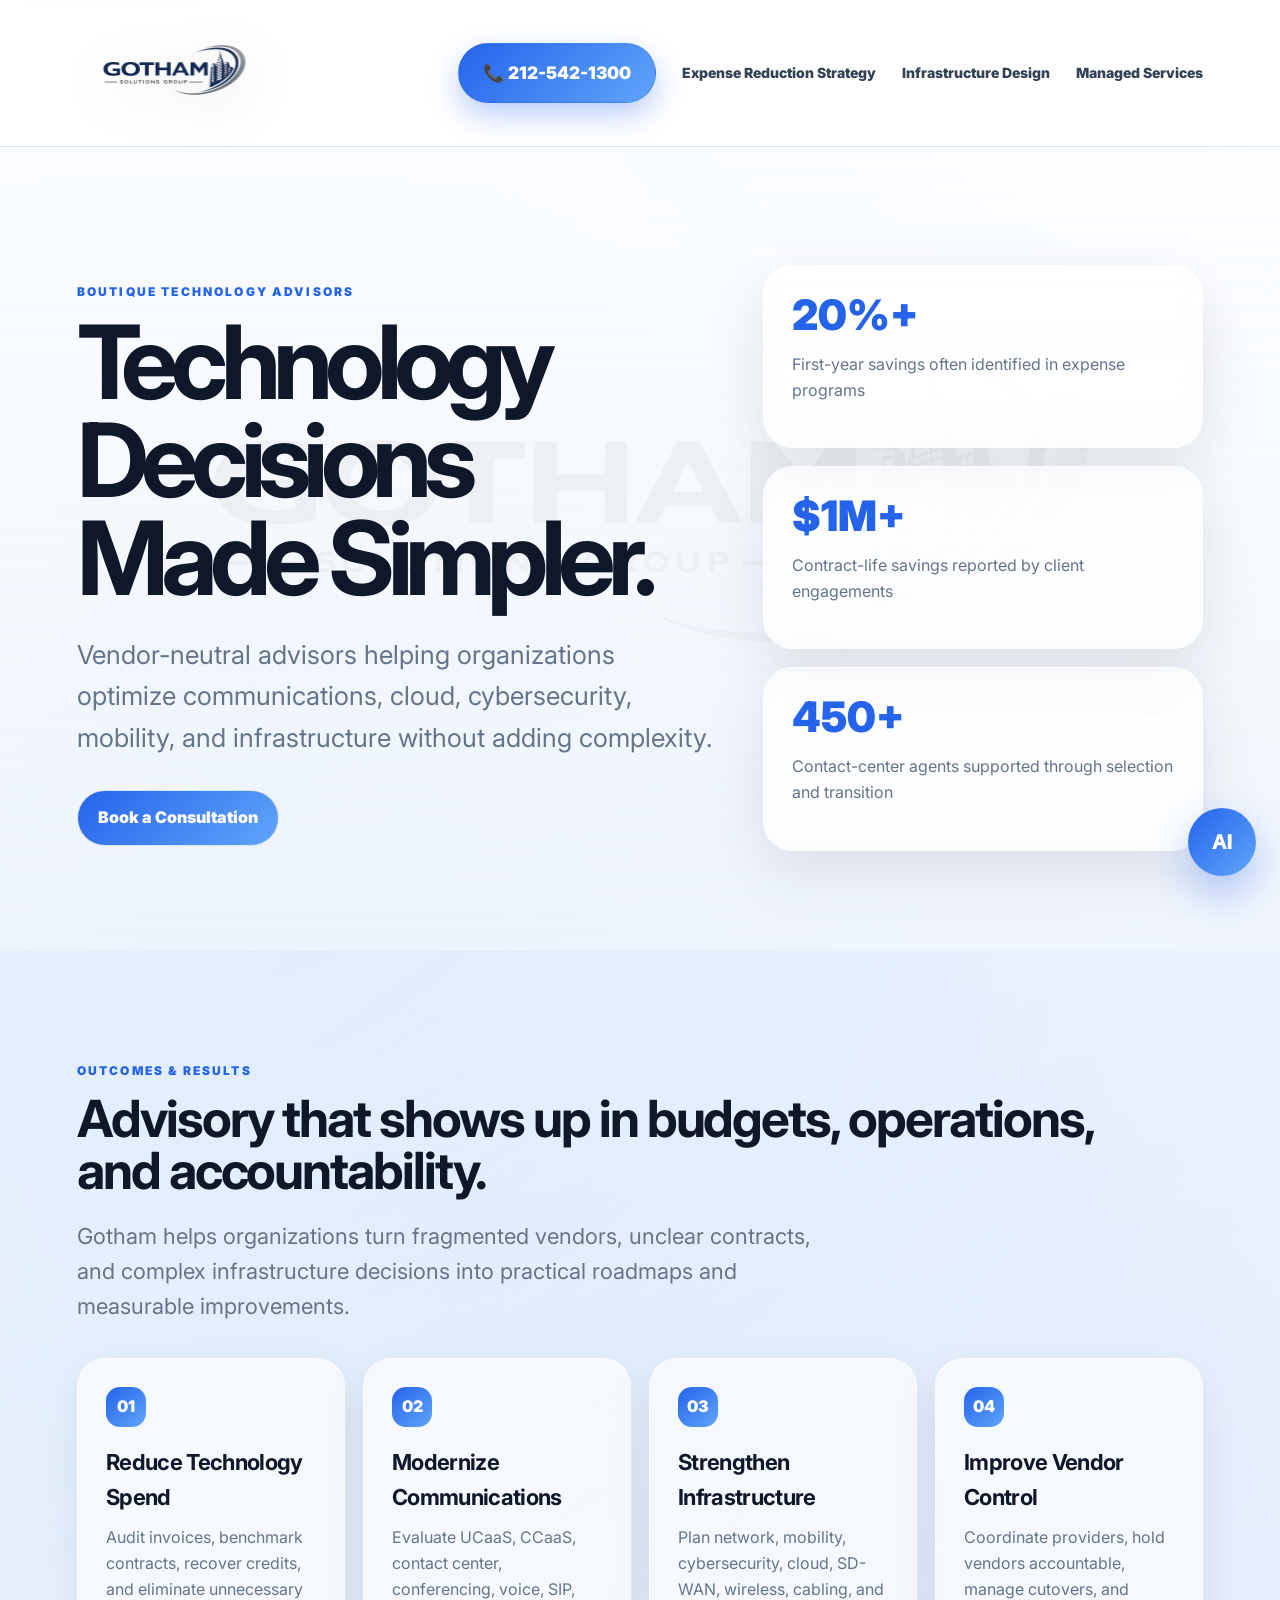
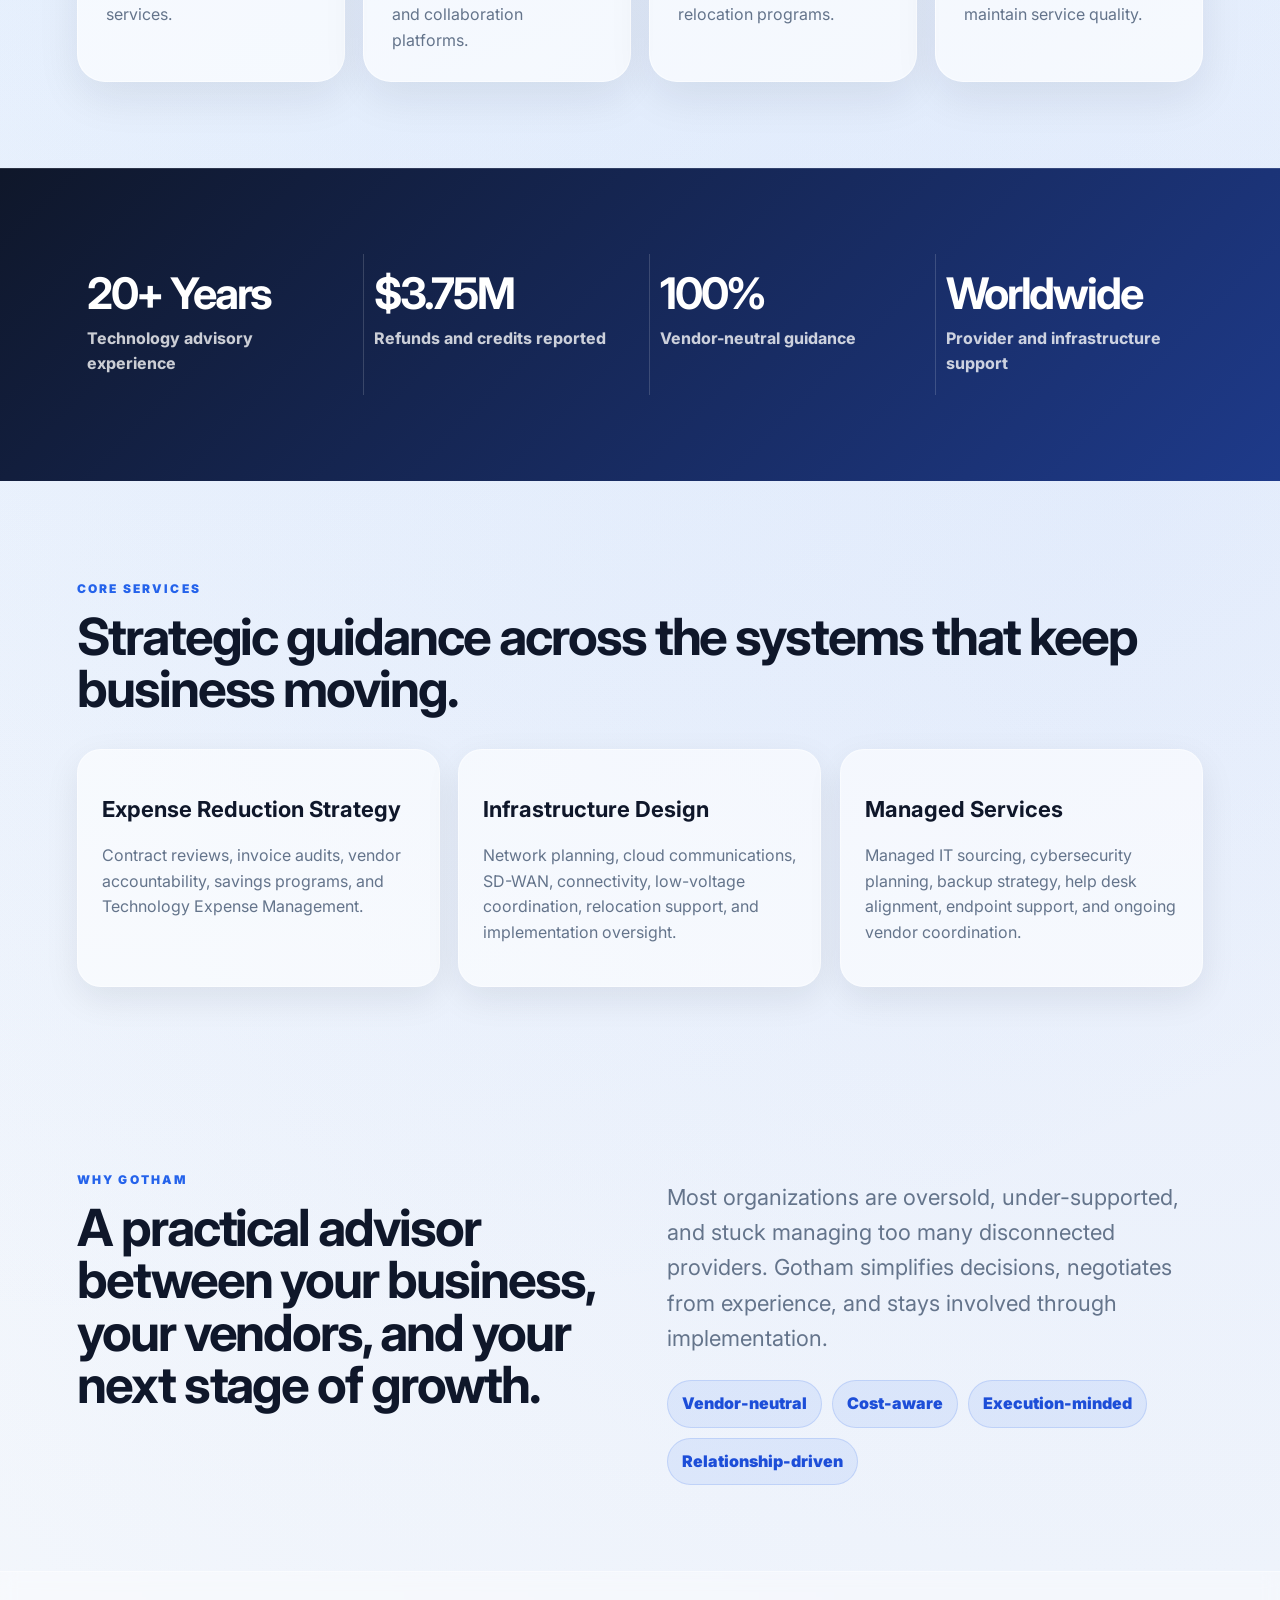
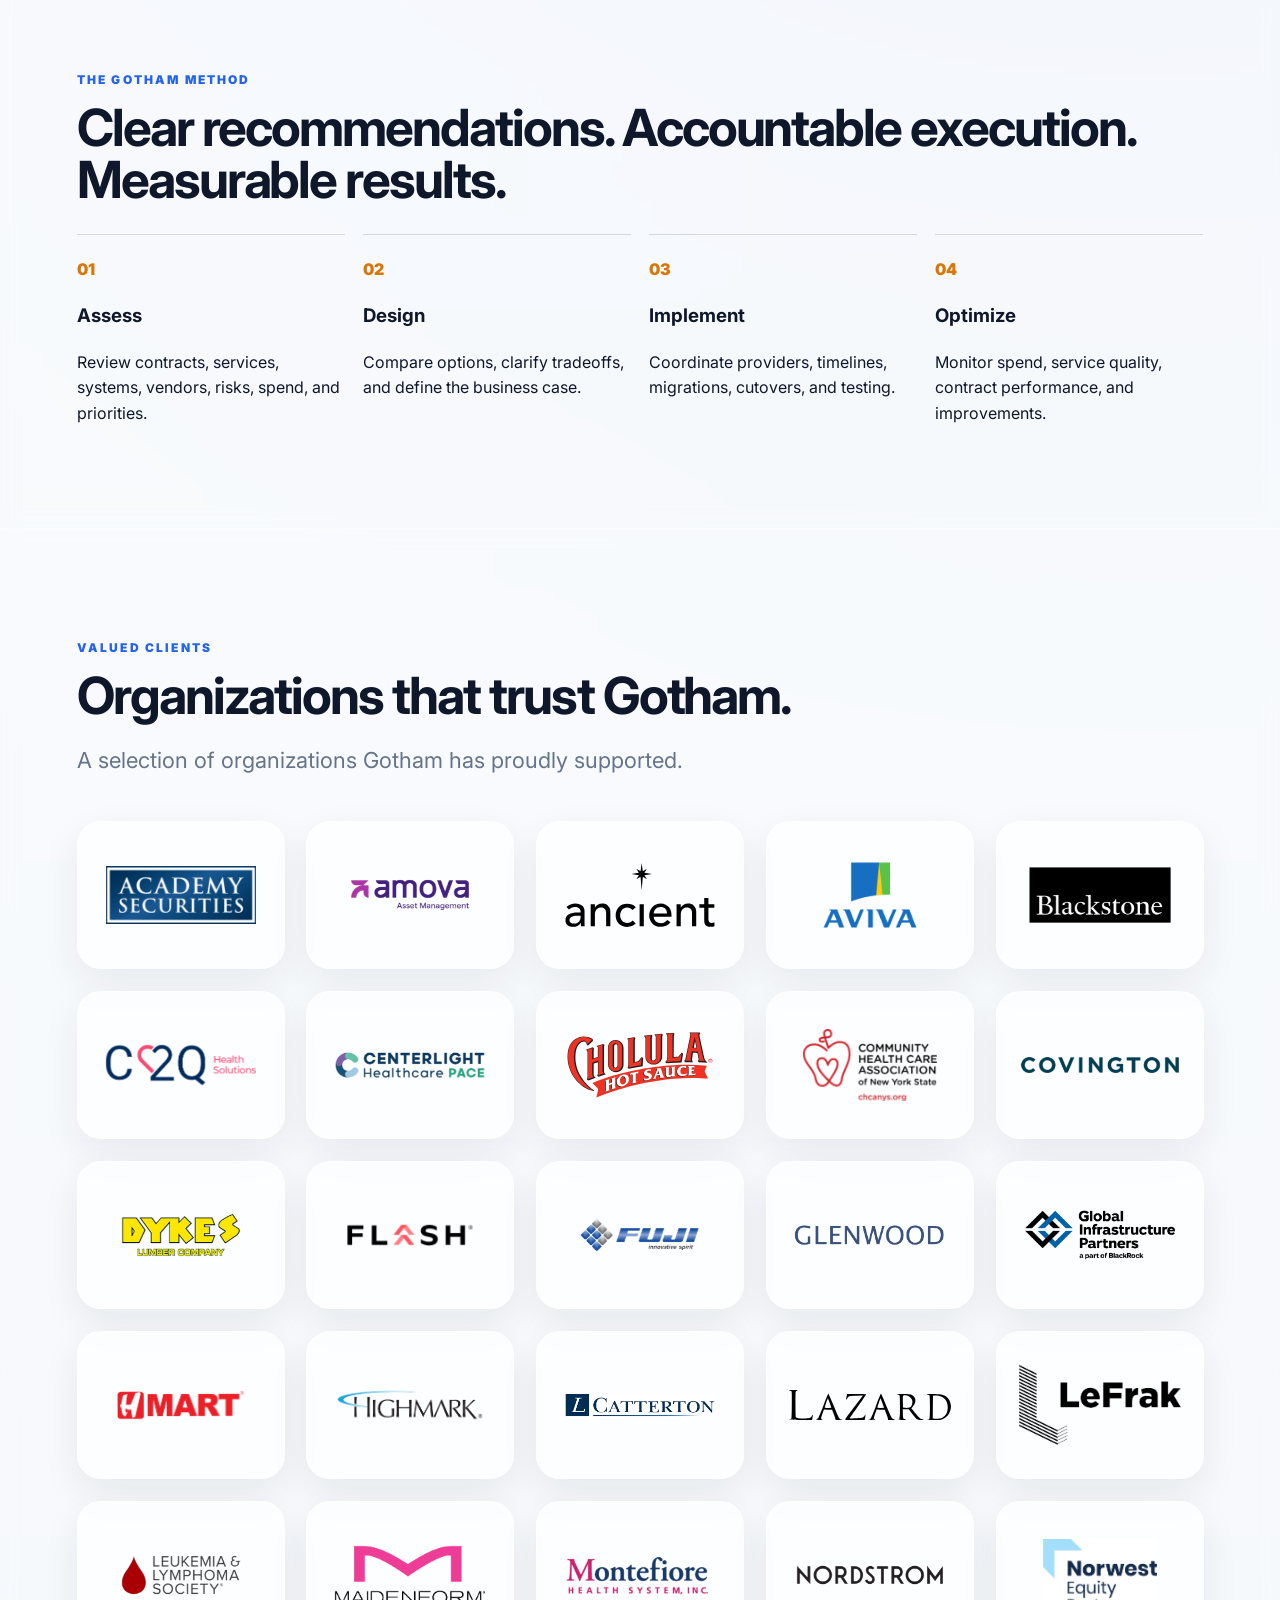
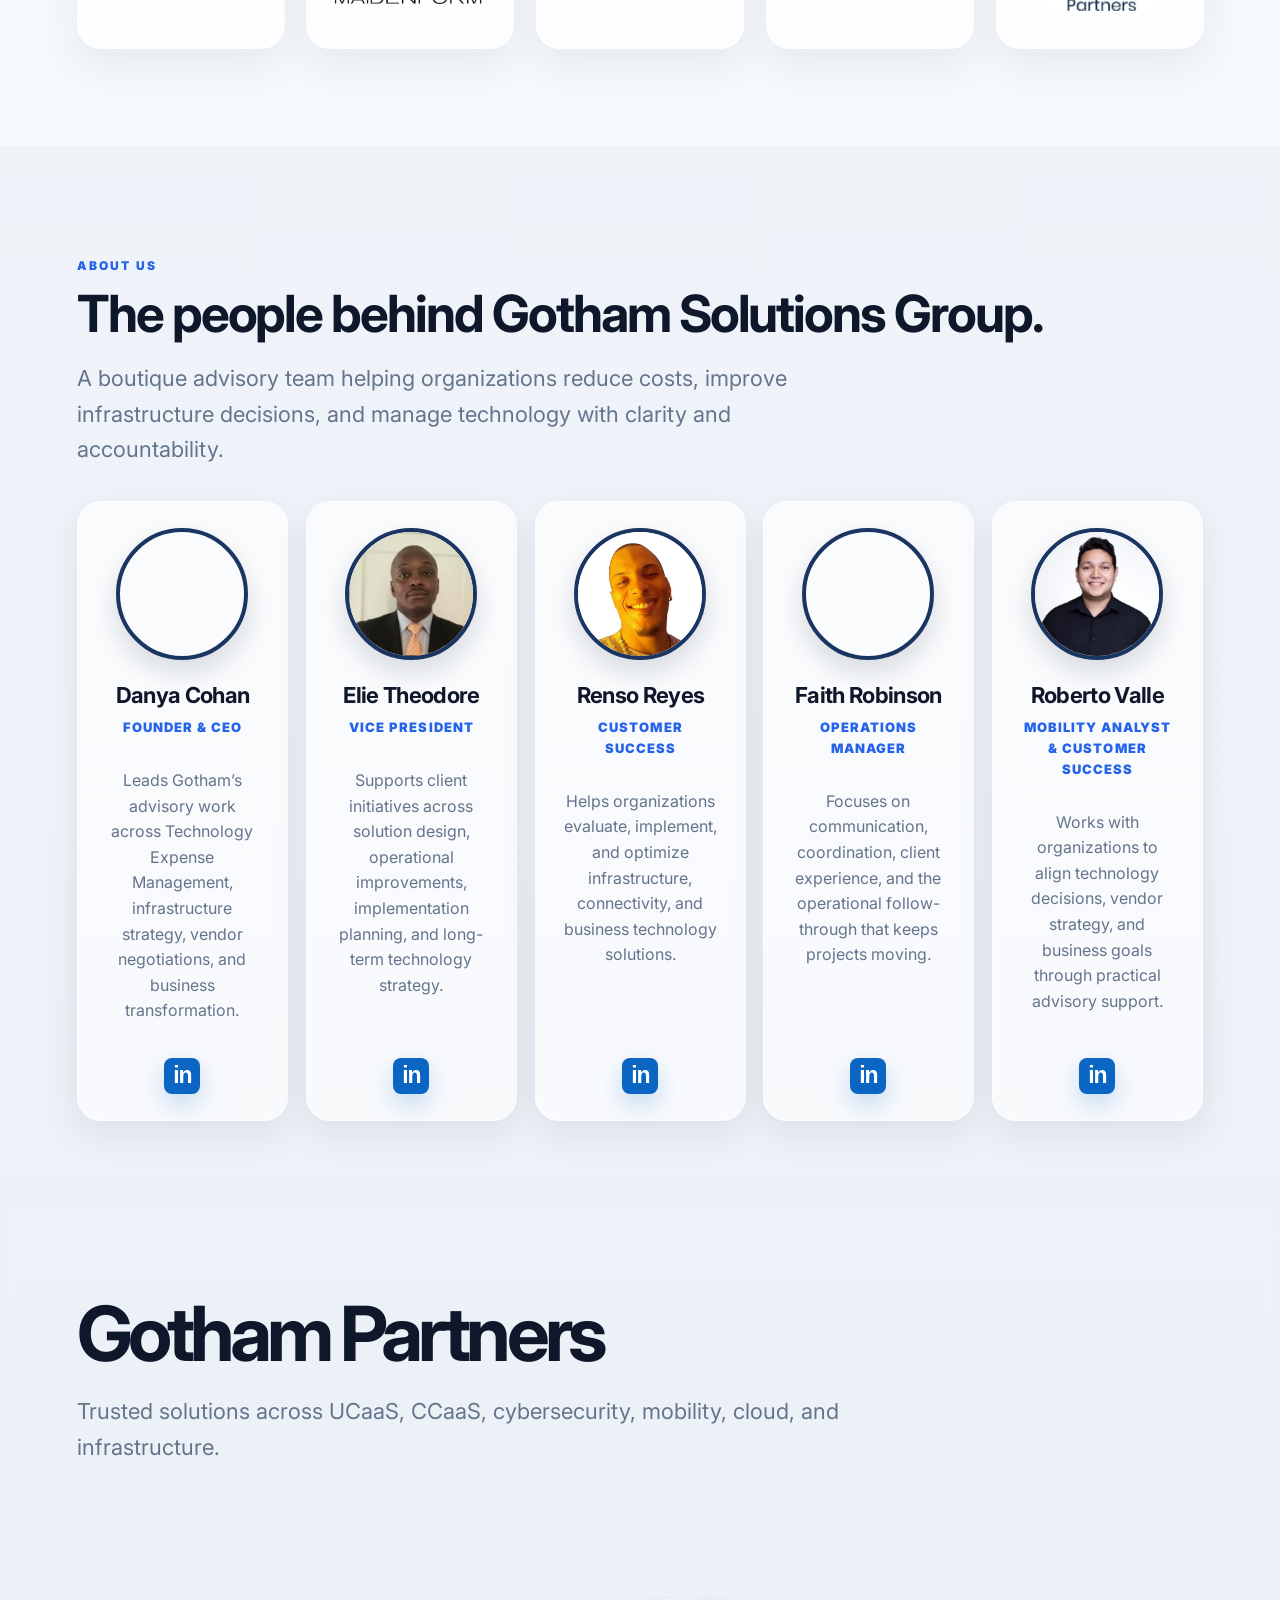
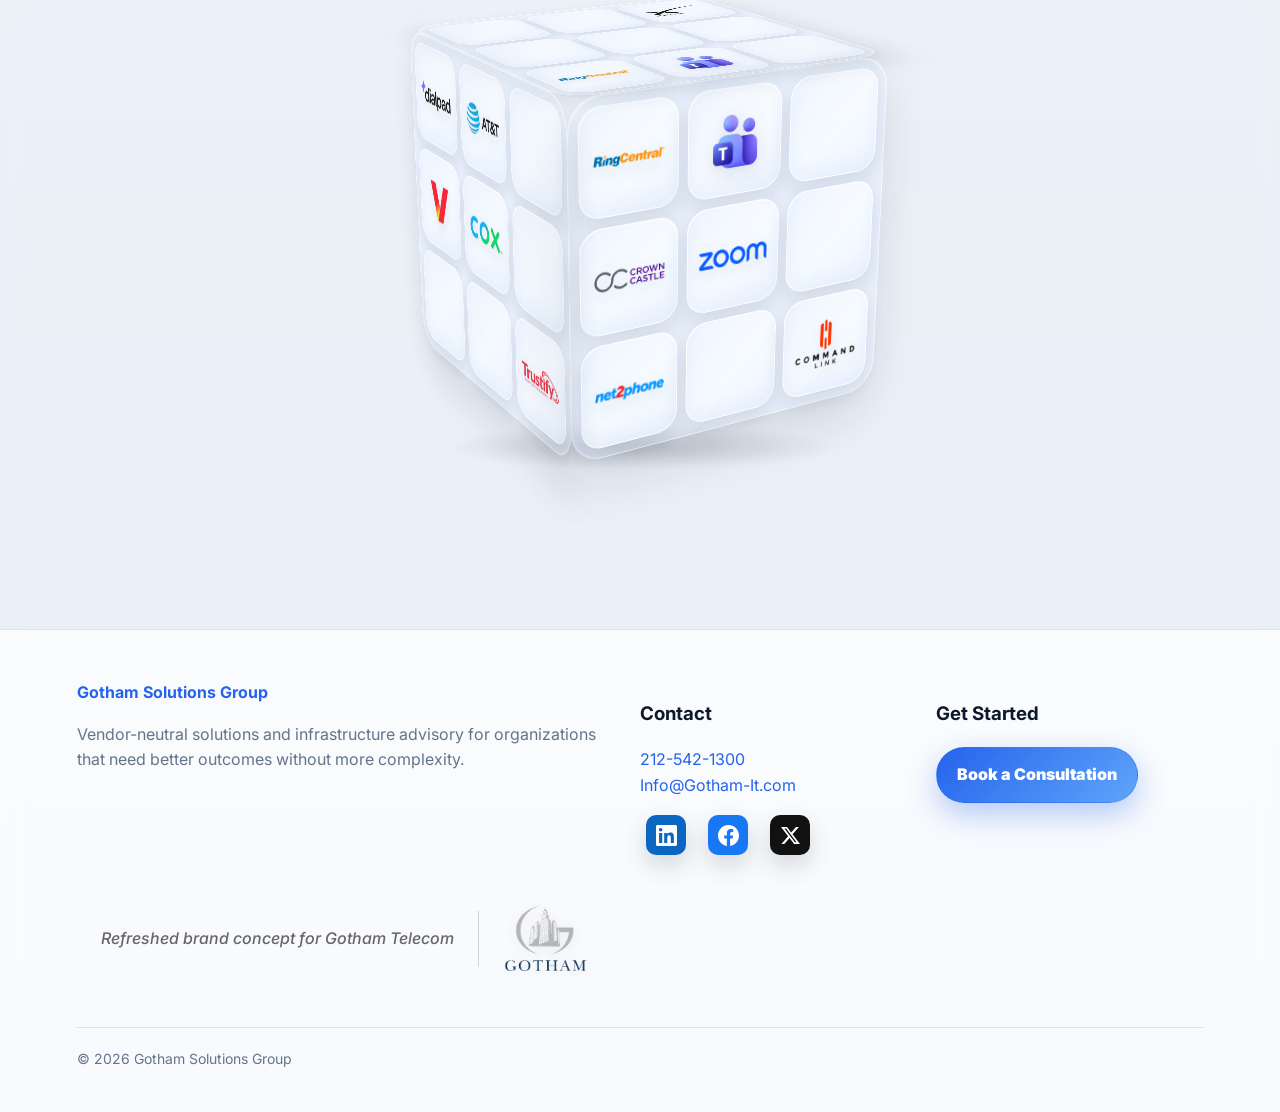
<file: index.html>
<!DOCTYPE html><html lang="en"><head>
  <meta charset="UTF-8">
  <meta name="viewport" content="width=device-width, initial-scale=1.0">
  <title>Gotham Solutions Group | IT, Cloud & Infrastructure Advisory</title>
  <meta name="description" content="Vendor-neutral advisors helping organizations optimize communications, cloud, cybersecurity, mobility, vendors, contracts, and infrastructure.">
  <link rel="canonical" href="https://gothamsolutionsgroup.com/">
  <meta name="theme-color" content="#0f172a">
  <meta name="application-name" content="Gotham Solutions Group">
  <meta name="apple-mobile-web-app-title" content="Gotham">

  <meta property="og:type" content="website">
  <meta property="og:site_name" content="Gotham Solutions Group">
  <meta property="og:title" content="Gotham Solutions Group | IT, Cloud & Infrastructure Advisory">
  <meta property="og:description" content="Vendor-neutral advisors helping organizations optimize communications, cloud, cybersecurity, mobility, vendors, contracts, and infrastructure.">
  <meta property="og:url" content="https://gothamsolutionsgroup.com/">
  <meta property="og:image" content="https://gothamsolutionsgroup.com/assets/images/social-preview.png">
  <meta name="twitter:card" content="summary_large_image">
  <meta name="twitter:title" content="Gotham Solutions Group | IT, Cloud & Infrastructure Advisory">
  <meta name="twitter:description" content="Vendor-neutral advisors helping organizations optimize communications, cloud, cybersecurity, mobility, vendors, contracts, and infrastructure.">
  <meta name="twitter:image" content="https://gothamsolutionsgroup.com/assets/images/social-preview.png">

  <link rel="icon" href="/favicon.ico" sizes="any">
  <link rel="icon" type="image/png" sizes="16x16" href="/favicon-16x16.png">
  <link rel="icon" type="image/png" sizes="32x32" href="/favicon-32x32.png">
  <link rel="apple-touch-icon" href="/apple-touch-icon.png">
  <link rel="manifest" href="/site.webmanifest">

  <link rel="preconnect" href="https://fonts.googleapis.com">
  <link rel="preconnect" href="https://fonts.gstatic.com" crossorigin>
  <link href="https://fonts.googleapis.com/css2?family=Inter:wght@400;500;600;700;800;900&display=swap" rel="stylesheet">
  <link rel="stylesheet" href="assets/styles.css">
</head><body>
<a class="skip-link" href="#main-content">Skip to main content</a>
<header class="site-header" id="top">
  <a class="brand logo-brand" href="index.html" aria-label="Gotham Solutions Group home">
    <img src="assets/images/gotham-solutions-group-logo.png" alt="Gotham Solutions Group" class="site-logo" decoding="async">
  </a>
  <button class="menu-toggle" aria-label="Open navigation" aria-expanded="false">☰</button>
  <nav class="nav" aria-label="Primary navigation">
    <a href="tel:12125421300" class="nav-cta phone-cta">📞 212-542-1300</a>
    <a href="services.html">Expense Reduction Strategy</a>
    <a href="case-studies.html">Infrastructure Design</a>
    <a href="about.html">Managed Services</a>
  </nav>
</header><main id="main-content">
<section class="hero premium-hero v2-hero">
  <div class="hero-copy">
    <p class="eyebrow">Boutique Technology Advisors</p>
    <h1>Technology Decisions Made Simpler.</h1>
    <p class="hero-text">Vendor-neutral advisors helping organizations optimize communications, cloud, cybersecurity, mobility, and infrastructure without adding complexity.</p>
    <div class="hero-actions">
      <a class="button primary" href="contact.html">Book a Consultation</a>
    </div>
  </div>
  <aside class="hero-panel v2-insight-panel">
    <div><span class="stat">20%+</span><p>First-year savings often identified in expense programs</p></div>
    <div><span class="stat">$1M+</span><p>Contract-life savings reported by client engagements</p></div>
    <div><span class="stat">450+</span><p>Contact-center agents supported through selection and transition</p></div>
  </aside>
</section>

<section class="section v2-outcomes">
  <div class="section-kicker">
    <p class="eyebrow">Outcomes & Results</p>
    <h2>Advisory that shows up in budgets, operations, and accountability.</h2>
    <p class="section-lead">Gotham helps organizations turn fragmented vendors, unclear contracts, and complex infrastructure decisions into practical roadmaps and measurable improvements.</p>
  </div>
  <div class="outcome-grid">
    <article><span>01</span><h3>Reduce Technology Spend</h3><p>Audit invoices, benchmark contracts, recover credits, and eliminate unnecessary services.</p></article>
    <article><span>02</span><h3>Modernize Communications</h3><p>Evaluate UCaaS, CCaaS, contact center, conferencing, voice, SIP, and collaboration platforms.</p></article>
    <article><span>03</span><h3>Strengthen Infrastructure</h3><p>Plan network, mobility, cybersecurity, cloud, SD-WAN, wireless, cabling, and relocation programs.</p></article>
    <article><span>04</span><h3>Improve Vendor Control</h3><p>Coordinate providers, hold vendors accountable, manage cutovers, and maintain service quality.</p></article>
  </div>
</section>

<section class="section v2-stat-band">
  <div><strong>20+ Years</strong><span>Technology advisory experience</span></div>
  <div><strong>$3.75M</strong><span>Refunds and credits reported</span></div>
  <div><strong>100%</strong><span>Vendor-neutral guidance</span></div>
  <div><strong>Worldwide</strong><span>Provider and infrastructure support</span></div>
</section>

<section class="section v2-services">
  <p class="eyebrow">Core Services</p>
  <h2>Strategic guidance across the systems that keep business moving.</h2>
  <div class="feature-grid">
    <a class="feature-card" href="services.html#tem"><h3>Expense Reduction Strategy</h3><p>Contract reviews, invoice audits, vendor accountability, savings programs, and Technology Expense Management.</p></a>
    <a class="feature-card" href="services.html#network"><h3>Infrastructure Design</h3><p>Network planning, cloud communications, SD-WAN, connectivity, low-voltage coordination, relocation support, and implementation oversight.</p></a>
    <a class="feature-card" href="services.html#managed-it"><h3>Managed Services</h3><p>Managed IT sourcing, cybersecurity planning, backup strategy, help desk alignment, endpoint support, and ongoing vendor coordination.</p></a>
  </div>
</section>

<section class="section split v2-advisor">
  <div>
    <p class="eyebrow">Why Gotham</p>
    <h2>A practical advisor between your business, your vendors, and your next stage of growth.</h2>
  </div>
  <div>
    <p class="section-lead">Most organizations are oversold, under-supported, and stuck managing too many disconnected providers. Gotham simplifies decisions, negotiates from experience, and stays involved through implementation.</p>
    <div class="mini-proof">
      <span>Vendor-neutral</span>
      <span>Cost-aware</span>
      <span>Execution-minded</span>
      <span>Relationship-driven</span>
    </div>
  </div>
</section>



<section class="section dark-band v2-method">
  <div>
    <p class="eyebrow">The Gotham Method</p>
    <h2>Clear recommendations. Accountable execution. Measurable results.</h2>
  </div>
  <div class="steps">
    <div><span>01</span><h3>Assess</h3><p>Review contracts, services, systems, vendors, risks, spend, and priorities.</p></div>
    <div><span>02</span><h3>Design</h3><p>Compare options, clarify tradeoffs, and define the business case.</p></div>
    <div><span>03</span><h3>Implement</h3><p>Coordinate providers, timelines, migrations, cutovers, and testing.</p></div>
    <div><span>04</span><h3>Optimize</h3><p>Monitor spend, service quality, contract performance, and improvements.</p></div>
  </div>
</section>



<section class="section valued-clients-section" id="valued-clients">
  <p class="eyebrow">Valued Clients</p>
  <h2>Organizations that trust Gotham.</h2>
  <p class="section-lead">A selection of organizations Gotham has proudly supported.</p>
  <div class="client-logo-grid client-logo-batch-grid" aria-label="Valued client logos">
    <figure class="client-logo-card"><img src="assets/images/clients/ACADEMY-SECURITIES-USE.svg" alt="Academy Securities Use logo" loading="lazy" decoding="async"></figure>
    <figure class="client-logo-card"><img src="assets/images/clients/AMOVA-MANAGEMENT.webp" alt="Amova Management logo" loading="lazy" decoding="async"></figure>
    <figure class="client-logo-card"><img src="assets/images/clients/ANCIENT-LP.svg" alt="Ancient Lp logo" loading="lazy" decoding="async"></figure>
    <figure class="client-logo-card"><img src="assets/images/clients/AVIVA.png" alt="Aviva logo" loading="lazy" decoding="async"></figure>
    <figure class="client-logo-card"><img src="assets/images/clients/BLACKSTONE-USE.png" alt="Blackstone Use logo" loading="lazy" decoding="async"></figure>
    <figure class="client-logo-card"><img src="assets/images/clients/C2Q_Logo_FullColor_RGB.png.webp" alt="C2Q Logo Fullcolor Rgb.Png logo" loading="lazy" decoding="async"></figure>
    <figure class="client-logo-card"><img src="assets/images/clients/centerlight.jpg" alt="Centerlight logo" loading="lazy" decoding="async"></figure>
    <figure class="client-logo-card"><img src="assets/images/clients/Cholula_Hot_Sauce-USE.svg" alt="Cholula Hot Sauce Use logo" loading="lazy" decoding="async"></figure>
    <figure class="client-logo-card"><img src="assets/images/clients/COMMUNITY-HEALTH-CARE.png" alt="Community Health Care logo" loading="lazy" decoding="async"></figure>
    <figure class="client-logo-card"><img src="assets/images/clients/COVINGTON.png" alt="Covington logo" loading="lazy" decoding="async"></figure>
    <figure class="client-logo-card"><img src="assets/images/clients/DYKES-LUMBER.png" alt="Dykes Lumber logo" loading="lazy" decoding="async"></figure>
    <figure class="client-logo-card"><img src="assets/images/clients/FLASH-PARKING.png" alt="Flash Parking logo" loading="lazy" decoding="async"></figure>
    <figure class="client-logo-card"><img src="assets/images/clients/FUJI.png" alt="Fuji logo" loading="lazy" decoding="async"></figure>
    <figure class="client-logo-card"><img src="assets/images/clients/Glenwood_Logo_new-e1676621918828.png" alt="Glenwood Logo New E1676621918828 logo" loading="lazy" decoding="async"></figure>
    <figure class="client-logo-card"><img src="assets/images/clients/GLOBAL-INFRASTRUCTURE.png" alt="Global Infrastructure logo" loading="lazy" decoding="async"></figure>
    <figure class="client-logo-card"><img src="assets/images/clients/H-MART-USE.webp" alt="H Mart Use logo" loading="lazy" decoding="async"></figure>
    <figure class="client-logo-card"><img src="assets/images/clients/HIGHMARK.png" alt="Highmark logo" loading="lazy" decoding="async"></figure>
    <figure class="client-logo-card"><img src="assets/images/clients/L-CATTERTON.png" alt="L Catterton logo" loading="lazy" decoding="async"></figure>
    <figure class="client-logo-card"><img src="assets/images/clients/Lazard_Logo_1.svg" alt="Lazard Logo 1 logo" loading="lazy" decoding="async"></figure>
    <figure class="client-logo-card"><img src="assets/images/clients/LEFRAK.png" alt="Lefrak logo" loading="lazy" decoding="async"></figure>
    <figure class="client-logo-card"><img src="assets/images/clients/LeukemiaLymphomaSociety.png" alt="Leukemialymphomasociety logo" loading="lazy" decoding="async"></figure>
    <figure class="client-logo-card"><img src="assets/images/clients/Maidenform_Logo_2013.png" alt="Maidenform Logo 2013 logo" loading="lazy" decoding="async"></figure>
    <figure class="client-logo-card"><img src="assets/images/clients/montefiore-health-system-logo.png" alt="Montefiore Health System Logo logo" loading="lazy" decoding="async"></figure>
    <figure class="client-logo-card"><img src="assets/images/clients/NORDSTROM-LOGO.png" alt="Nordstrom Logo logo" loading="lazy" decoding="async"></figure>
    <figure class="client-logo-card"><img src="assets/images/clients/NORWEST-EQUITY.jpg" alt="Norwest Equity logo" loading="lazy" decoding="async"></figure>
    <figure class="client-logo-card"><img src="assets/images/clients/NYK-LINE-USE.webp" alt="Nyk Line Use logo" loading="lazy" decoding="async"></figure>
    <figure class="client-logo-card"><img src="assets/images/clients/PERFORMANCE-TRUST.png" alt="Performance Trust logo" loading="lazy" decoding="async"></figure>
    <figure class="client-logo-card"><img src="assets/images/clients/PETERSON.png" alt="Peterson logo" loading="lazy" decoding="async"></figure>
    <figure class="client-logo-card"><img src="assets/images/clients/PREMIER-MEDICAL-GROUP-.png" alt="Premier Medical Group logo" loading="lazy" decoding="async"></figure>
    <figure class="client-logo-card"><img src="assets/images/clients/proskauer-USE.jpg" alt="Proskauer Use logo" loading="lazy" decoding="async"></figure>
    <figure class="client-logo-card"><img src="assets/images/clients/ROBERTS-AND-HOLLAND-2.webp" alt="Roberts And Holland 2 logo" loading="lazy" decoding="async"></figure>
    <figure class="client-logo-card"><img src="assets/images/clients/ROUNDABOUT-THEATRE.png" alt="Roundabout Theatre logo" loading="lazy" decoding="async"></figure>
    <figure class="client-logo-card"><img src="assets/images/clients/SENATOR.png" alt="Senator logo" loading="lazy" decoding="async"></figure>
    <figure class="client-logo-card"><img src="assets/images/clients/SKADDEN-USE.jpeg" alt="Skadden Use logo" loading="lazy" decoding="async"></figure>
    <figure class="client-logo-card"><img src="assets/images/clients/sound-shore-logo-blue-1536x745.png" alt="Sound Shore Logo Blue 1536X745 logo" loading="lazy" decoding="async"></figure>
    <figure class="client-logo-card"><img src="assets/images/clients/TENEX-USE.webp" alt="Tenex Use logo" loading="lazy" decoding="async"></figure>
    <figure class="client-logo-card"><img src="assets/images/clients/THE-DERM-SPECIALISTS.png" alt="The Derm Specialists logo" loading="lazy" decoding="async"></figure>
    <figure class="client-logo-card"><img src="assets/images/clients/TIBI.png" alt="Tibi logo" loading="lazy" decoding="async"></figure>
    <figure class="client-logo-card"><img src="assets/images/clients/VISITING-NURSE-SERVICE.svg" alt="Visiting Nurse Service logo" loading="lazy" decoding="async"></figure>
    <figure class="client-logo-card"><img src="assets/images/clients/Waterkeeper_Alliance_Logo.png" alt="Waterkeeper Alliance Logo logo" loading="lazy" decoding="async"></figure>
    <figure class="client-logo-card"><img src="assets/images/clients/William_Grant_-_Sons_logo.png" alt="William Grant & Sons Logo logo" loading="lazy" decoding="async"></figure>
    <figure class="client-logo-card"><img src="assets/images/clients/WORLD-GOLD-COUNCIL.png" alt="World Gold Council logo" loading="lazy" decoding="async"></figure>
  </div>
</section>


<section class="section team-section" id="about-us">
  <p class="eyebrow">About Us</p>
  <h2>The people behind Gotham Solutions Group.</h2>
  <p class="section-lead">A boutique advisory team helping organizations reduce costs, improve infrastructure decisions, and manage technology with clarity and accountability.</p>
  <div class="team-grid">
    <article class="team-card">
      <img class="team-photo" src="assets/images/danya.jpg" alt="Danya Cohan" loading="lazy" decoding="async">
      <h3>Danya Cohan</h3>
      <p class="team-role">Founder & CEO</p>
      <p>Leads Gotham’s advisory work across Technology Expense Management, infrastructure strategy, vendor negotiations, and business transformation.</p>
      <a class="linkedin-link" href="https://www.linkedin.com/in/gothamtelecom/" target="_blank" rel="noopener"><span class="linkedin-icon" aria-hidden="true">in</span><span class="sr-only">LinkedIn</span></a>
    </article>
    <article class="team-card">
      <img class="team-photo" src="assets/images/elie.jpg" alt="Elie Theodore" loading="lazy" decoding="async">
      <h3>Elie Theodore</h3>
      <p class="team-role">Vice President</p>
      <p>Supports client initiatives across solution design, operational improvements, implementation planning, and long-term technology strategy.</p>
      <a class="linkedin-link" href="https://www.linkedin.com/in/elie-theodore-jr-14743517/" target="_blank" rel="noopener"><span class="linkedin-icon" aria-hidden="true">in</span><span class="sr-only">LinkedIn</span></a>
    </article>
    <article class="team-card">
      <img class="team-photo" src="assets/images/renso.jpg" alt="Renso Reyes" loading="lazy" decoding="async">
      <h3>Renso Reyes</h3>
      <p class="team-role">Customer Success</p>
      <p>Helps organizations evaluate, implement, and optimize infrastructure, connectivity, and business technology solutions.</p>
      <a class="linkedin-link" href="https://www.linkedin.com/in/renso-reyes-b85873167/" target="_blank" rel="noopener"><span class="linkedin-icon" aria-hidden="true">in</span><span class="sr-only">LinkedIn</span></a>
    </article>
    <article class="team-card">
      <img class="team-photo" src="assets/images/faith.jpg" alt="Faith Robinson" loading="lazy" decoding="async">
      <h3>Faith Robinson</h3>
      <p class="team-role">Operations Manager</p>
      <p>Focuses on communication, coordination, client experience, and the operational follow-through that keeps projects moving.</p>
      <a class="linkedin-link" href="https://www.linkedin.com/in/faith-robin/" target="_blank" rel="noopener"><span class="linkedin-icon" aria-hidden="true">in</span><span class="sr-only">LinkedIn</span></a>
    </article>
    <article class="team-card">
      <img class="team-photo team-photo-roberto" src="assets/images/roberto.jpg" alt="Roberto Valle" loading="lazy" decoding="async">
      <h3>Roberto Valle</h3>
      <p class="team-role">Mobility Analyst & Customer Success</p>
      <p>Works with organizations to align technology decisions, vendor strategy, and business goals through practical advisory support.</p>
      <a class="linkedin-link" href="https://www.linkedin.com/in/roberto-valle-5b238b344/" target="_blank" rel="noopener"><span class="linkedin-icon" aria-hidden="true">in</span><span class="sr-only">LinkedIn</span></a>
    </article>
  </div>
</section>

<section class="section gotham-partners-rubik-section six-rubik-section" id="service-providers">
<h2>Gotham Partners</h2>
  <p class="section-lead">Trusted solutions across UCaaS, CCaaS, cybersecurity, mobility, cloud, and infrastructure.</p>

  <div class="six-rubik-stage" aria-label="Animated six-sided Gotham Partners cube">
    <div class="six-rubik-cube">
      
      <div class="six-rubik-face six-rubik-front">
        <div class="six-rubik-cell"><img src="assets/images/providers/vendor-01-ring-central-clean.png" alt="RingCentral logo" loading="eager" decoding="async"></div>
        <div class="six-rubik-cell"><img src="assets/images/providers/vendor-02-microsoft-teams.png" alt="Microsoft Teams logo" loading="eager" decoding="async"></div>
        <div class="six-rubik-cell"><img src="assets/images/providers/vendor-03-spectrum.png" alt="Spectrum logo" loading="eager" decoding="async"></div>
        <div class="six-rubik-cell"><img src="assets/images/providers/vendor-04-crown-castle-clean.png" alt="Crown Castle logo" loading="eager" decoding="async"></div>
        <div class="six-rubik-cell"><img src="assets/images/providers/vendor-05-zoom.png" alt="Zoom logo" loading="eager" decoding="async"></div>
        <div class="six-rubik-cell"><img src="assets/images/providers/vendor-06-zultys-clean.png" alt="Zultys logo" loading="eager" decoding="async"></div>
        <div class="six-rubik-cell"><img src="assets/images/providers/vendor-07-net2phone.png" alt="net2phone logo" loading="eager" decoding="async"></div>
        <div class="six-rubik-cell"><img src="assets/images/providers/vendor-08-calltower.png" alt="CallTower logo" loading="eager" decoding="async"></div>
        <div class="six-rubik-cell"><img src="assets/images/providers/vendor-09-command-link-clean.png" alt="CommandLink logo" loading="eager" decoding="async"></div>
      </div>
      <div class="six-rubik-face six-rubik-right">
        <div class="six-rubik-cell"><img src="assets/images/providers/vendor-10-dialpad-clean.png" alt="Dialpad logo" loading="eager" decoding="async"></div>
        <div class="six-rubik-cell"><img src="assets/images/providers/vendor-11-att-clean.png" alt="AT&T logo" loading="eager" decoding="async"></div>
        <div class="six-rubik-cell"><img src="assets/images/providers/vendor-12-comcast-clean.png" alt="Comcast logo" loading="eager" decoding="async"></div>
        <div class="six-rubik-cell"><img src="assets/images/providers/vendor-13-new-verizon.png" alt="Verizon logo" loading="eager" decoding="async"></div>
        <div class="six-rubik-cell"><img src="assets/images/providers/vendor-14-cox-clean.png" alt="Cox logo" loading="eager" decoding="async"></div>
        <div class="six-rubik-cell"><img src="assets/images/providers/vendor-15-avaya.png" alt="Avaya logo" loading="eager" decoding="async"></div>
        <div class="six-rubik-cell"><img src="assets/images/providers/vendor-16-sourcepass-clean.png" alt="Sourcepass logo" loading="eager" decoding="async"></div>
        <div class="six-rubik-cell"><img src="assets/images/providers/vendor-17-thrive.png" alt="Thrive logo" loading="eager" decoding="async"></div>
        <div class="six-rubik-cell"><img src="assets/images/providers/vendor-18-trustify.svg" alt="Trustify logo" loading="eager" decoding="async"></div>
      </div>
      <div class="six-rubik-face six-rubik-top">
        <div class="six-rubik-cell"><img src="assets/images/providers/vendor-19-microsoft-365-clean.png" alt="Microsoft 365 logo" loading="eager" decoding="async"></div>
        <div class="six-rubik-cell"><img src="assets/images/providers/vendor-20-t-mobile.png" alt="T-Mobile logo" loading="eager" decoding="async"></div>
        <div class="six-rubik-cell"><img src="assets/images/providers/vendor-21-starklink.svg" alt="Starlink logo" loading="eager" decoding="async"></div>
        <div class="six-rubik-cell"><img src="assets/images/providers/vendor-22-8x8-clean.png" alt="8x8 logo" loading="eager" decoding="async"></div>
        <div class="six-rubik-cell"><img src="assets/images/providers/vendor-23-goexceed.png" alt="GoExceed logo" loading="eager" decoding="async"></div>
        <div class="six-rubik-cell"><img src="assets/images/providers/vendor-24-ubiquiti.png" alt="Ubiquiti logo" loading="eager" decoding="async"></div>
        <div class="six-rubik-cell"><img src="assets/images/providers/vendor-01-ring-central-clean.png" alt="RingCentral logo" loading="eager" decoding="async"></div>
        <div class="six-rubik-cell"><img src="assets/images/providers/vendor-02-microsoft-teams.png" alt="Microsoft Teams logo" loading="eager" decoding="async"></div>
        <div class="six-rubik-cell"><img src="assets/images/providers/vendor-03-spectrum.png" alt="Spectrum logo" loading="eager" decoding="async"></div>
      </div>
      <div class="six-rubik-face six-rubik-left">
        <div class="six-rubik-cell"><img src="assets/images/providers/vendor-10-dialpad-clean.png" alt="Dialpad logo" loading="eager" decoding="async"></div>
        <div class="six-rubik-cell"><img src="assets/images/providers/vendor-11-att-clean.png" alt="AT&T logo" loading="eager" decoding="async"></div>
        <div class="six-rubik-cell"><img src="assets/images/providers/vendor-12-comcast-clean.png" alt="Comcast logo" loading="eager" decoding="async"></div>
        <div class="six-rubik-cell"><img src="assets/images/providers/vendor-13-new-verizon.png" alt="Verizon logo" loading="eager" decoding="async"></div>
        <div class="six-rubik-cell"><img src="assets/images/providers/vendor-14-cox-clean.png" alt="Cox logo" loading="eager" decoding="async"></div>
        <div class="six-rubik-cell"><img src="assets/images/providers/vendor-15-avaya.png" alt="Avaya logo" loading="eager" decoding="async"></div>
        <div class="six-rubik-cell"><img src="assets/images/providers/vendor-16-sourcepass-clean.png" alt="Sourcepass logo" loading="eager" decoding="async"></div>
        <div class="six-rubik-cell"><img src="assets/images/providers/vendor-17-thrive.png" alt="Thrive logo" loading="eager" decoding="async"></div>
        <div class="six-rubik-cell"><img src="assets/images/providers/vendor-18-trustify.svg" alt="Trustify logo" loading="eager" decoding="async"></div>
      </div>
      <div class="six-rubik-face six-rubik-back">
        <div class="six-rubik-cell"><img src="assets/images/providers/vendor-19-microsoft-365-clean.png" alt="Microsoft 365 logo" loading="eager" decoding="async"></div>
        <div class="six-rubik-cell"><img src="assets/images/providers/vendor-20-t-mobile.png" alt="T-Mobile logo" loading="eager" decoding="async"></div>
        <div class="six-rubik-cell"><img src="assets/images/providers/vendor-21-starklink.svg" alt="Starlink logo" loading="eager" decoding="async"></div>
        <div class="six-rubik-cell"><img src="assets/images/providers/vendor-22-8x8-clean.png" alt="8x8 logo" loading="eager" decoding="async"></div>
        <div class="six-rubik-cell"><img src="assets/images/providers/vendor-23-goexceed.png" alt="GoExceed logo" loading="eager" decoding="async"></div>
        <div class="six-rubik-cell"><img src="assets/images/providers/vendor-24-ubiquiti.png" alt="Ubiquiti logo" loading="eager" decoding="async"></div>
        <div class="six-rubik-cell"><img src="assets/images/providers/vendor-04-crown-castle-clean.png" alt="Crown Castle logo" loading="eager" decoding="async"></div>
        <div class="six-rubik-cell"><img src="assets/images/providers/vendor-05-zoom.png" alt="Zoom logo" loading="eager" decoding="async"></div>
        <div class="six-rubik-cell"><img src="assets/images/providers/vendor-06-zultys-clean.png" alt="Zultys logo" loading="eager" decoding="async"></div>
      </div>
      <div class="six-rubik-face six-rubik-bottom">
        <div class="six-rubik-cell"><img src="assets/images/providers/vendor-10-dialpad-clean.png" alt="Dialpad logo" loading="eager" decoding="async"></div>
        <div class="six-rubik-cell"><img src="assets/images/providers/vendor-11-att-clean.png" alt="AT&T logo" loading="eager" decoding="async"></div>
        <div class="six-rubik-cell"><img src="assets/images/providers/vendor-12-comcast-clean.png" alt="Comcast logo" loading="eager" decoding="async"></div>
        <div class="six-rubik-cell"><img src="assets/images/providers/vendor-13-new-verizon.png" alt="Verizon logo" loading="eager" decoding="async"></div>
        <div class="six-rubik-cell"><img src="assets/images/providers/vendor-14-cox-clean.png" alt="Cox logo" loading="eager" decoding="async"></div>
        <div class="six-rubik-cell"><img src="assets/images/providers/vendor-15-avaya.png" alt="Avaya logo" loading="eager" decoding="async"></div>
        <div class="six-rubik-cell"><img src="assets/images/providers/vendor-16-sourcepass-clean.png" alt="Sourcepass logo" loading="eager" decoding="async"></div>
        <div class="six-rubik-cell"><img src="assets/images/providers/vendor-17-thrive.png" alt="Thrive logo" loading="eager" decoding="async"></div>
        <div class="six-rubik-cell"><img src="assets/images/providers/vendor-18-trustify.svg" alt="Trustify logo" loading="eager" decoding="async"></div>
      </div>
    </div>
  </div>

  <div class="provider-logo-grid rubik-fallback-grid" aria-label="Gotham Partners logos">
    
    <figure><img src="assets/images/providers/vendor-01-ring-central-clean.png" alt="RingCentral logo" loading="eager" decoding="async"></figure>
    <figure><img src="assets/images/providers/vendor-02-microsoft-teams.png" alt="Microsoft Teams logo" loading="eager" decoding="async"></figure>
    <figure><img src="assets/images/providers/vendor-03-spectrum.png" alt="Spectrum logo" loading="eager" decoding="async"></figure>
    <figure><img src="assets/images/providers/vendor-04-crown-castle-clean.png" alt="Crown Castle logo" loading="eager" decoding="async"></figure>
    <figure><img src="assets/images/providers/vendor-05-zoom.png" alt="Zoom logo" loading="eager" decoding="async"></figure>
    <figure><img src="assets/images/providers/vendor-06-zultys-clean.png" alt="Zultys logo" loading="eager" decoding="async"></figure>
    <figure><img src="assets/images/providers/vendor-07-net2phone.png" alt="net2phone logo" loading="eager" decoding="async"></figure>
    <figure><img src="assets/images/providers/vendor-08-calltower.png" alt="CallTower logo" loading="eager" decoding="async"></figure>
    <figure><img src="assets/images/providers/vendor-09-command-link-clean.png" alt="CommandLink logo" loading="eager" decoding="async"></figure>
    <figure><img src="assets/images/providers/vendor-10-dialpad-clean.png" alt="Dialpad logo" loading="eager" decoding="async"></figure>
    <figure><img src="assets/images/providers/vendor-11-att-clean.png" alt="AT&T logo" loading="eager" decoding="async"></figure>
    <figure><img src="assets/images/providers/vendor-12-comcast-clean.png" alt="Comcast logo" loading="eager" decoding="async"></figure>
    <figure><img src="assets/images/providers/vendor-13-new-verizon.png" alt="Verizon logo" loading="eager" decoding="async"></figure>
    <figure><img src="assets/images/providers/vendor-14-cox-clean.png" alt="Cox logo" loading="eager" decoding="async"></figure>
    <figure><img src="assets/images/providers/vendor-15-avaya.png" alt="Avaya logo" loading="eager" decoding="async"></figure>
    <figure><img src="assets/images/providers/vendor-16-sourcepass-clean.png" alt="Sourcepass logo" loading="eager" decoding="async"></figure>
    <figure><img src="assets/images/providers/vendor-17-thrive.png" alt="Thrive logo" loading="eager" decoding="async"></figure>
    <figure><img src="assets/images/providers/vendor-18-trustify.svg" alt="Trustify logo" loading="eager" decoding="async"></figure>
    <figure><img src="assets/images/providers/vendor-19-microsoft-365-clean.png" alt="Microsoft 365 logo" loading="eager" decoding="async"></figure>
    <figure><img src="assets/images/providers/vendor-20-t-mobile.png" alt="T-Mobile logo" loading="eager" decoding="async"></figure>
    <figure><img src="assets/images/providers/vendor-21-starklink.svg" alt="Starlink logo" loading="eager" decoding="async"></figure>
    <figure><img src="assets/images/providers/vendor-22-8x8-clean.png" alt="8x8 logo" loading="eager" decoding="async"></figure>
    <figure><img src="assets/images/providers/vendor-23-goexceed.png" alt="GoExceed logo" loading="eager" decoding="async"></figure>
    <figure><img src="assets/images/providers/vendor-24-ubiquiti.png" alt="Ubiquiti logo" loading="eager" decoding="async"></figure>
  </div>
</section>

</main><footer class="site-footer">
  <div>
    <a class="footer-brand" href="index.html">Gotham Solutions Group</a>
    <p>Vendor-neutral solutions and infrastructure advisory for organizations that need better outcomes without more complexity.</p>
  </div>
  <div>
    <h3>Contact</h3>
<p>
<a href="tel:12125421300">212-542-1300</a><br>
<a href="mailto:Info@Gotham-It.com">Info@Gotham-It.com</a>
</p>
<div class="social-links">
  <a href="https://www.linkedin.com/company/gotham-telecom-inc./" target="_blank" rel="noopener" class="social-btn"><svg class="social-svg" viewBox="0 0 24 24" aria-hidden="true"><path fill="currentColor" d="M20.45 20.45h-3.56v-5.57c0-1.33-.03-3.04-1.85-3.04-1.85 0-2.14 1.45-2.14 2.94v5.67H9.34V9h3.42v1.56h.05c.48-.9 1.64-1.85 3.37-1.85 3.6 0 4.27 2.37 4.27 5.46v6.28ZM5.32 7.43a2.06 2.06 0 1 1 0-4.12 2.06 2.06 0 0 1 0 4.12ZM7.1 20.45H3.54V9H7.1v11.45ZM22.23 0H1.77C.79 0 0 .77 0 1.72v20.56C0 23.23.79 24 1.77 24h20.46c.98 0 1.77-.77 1.77-1.72V1.72C24 .77 23.21 0 22.23 0Z"/></svg><span class="sr-only">LinkedIn</span></a>
  <a href="https://www.facebook.com/profile.php?id=100069526381285" target="_blank" rel="noopener" class="social-btn"><svg class="social-svg" viewBox="0 0 24 24" aria-hidden="true"><path fill="currentColor" d="M24 12.07C24 5.4 18.63 0 12 0S0 5.4 0 12.07C0 18.1 4.39 23.1 10.13 24v-8.44H7.08v-3.49h3.05V9.41c0-3.03 1.79-4.7 4.53-4.7 1.31 0 2.68.24 2.68.24v2.96h-1.51c-1.49 0-1.96.93-1.96 1.89v2.27h3.33l-.53 3.49h-2.8V24C19.61 23.1 24 18.1 24 12.07Z"/></svg><span class="sr-only">Facebook</span></a>
  <a href="https://x.com/GothamSolutions" target="_blank" rel="noopener" class="social-btn"><svg class="social-svg" viewBox="0 0 24 24" aria-hidden="true"><path fill="currentColor" d="M18.9 1.15h3.68l-8.04 9.19L24 22.85h-7.41l-5.8-7.59-6.64 7.59H.47l8.6-9.83L0 1.15h7.6l5.24 6.93 6.06-6.93Zm-1.29 19.5h2.04L6.49 3.23H4.3l13.31 17.42Z"/></svg><span class="sr-only">X</span></a>
</div>

  </div>
  <div><h3>Get Started</h3><a class="button primary" href="contact.html">Book a Consultation</a></div>
  
<div class="footer-brand-concept">
  <span>Refreshed brand concept for Gotham Telecom</span>
  <img src="assets/images/footer-gotham-logo.png" alt="Gotham Logo" class="footer-concept-logo" loading="lazy" decoding="async">
</div>
<p class="copyright">© 2026 Gotham Solutions Group</p>
</footer>
<script src="assets/script.js" defer></script>

<div class="gotham-ai-widget" aria-live="polite">
  <button class="gotham-ai-toggle" aria-label="Open Gotham Solutions Assistant">
    <span>AI</span>
  </button>
  <div class="gotham-ai-panel" role="dialog" aria-label="Gotham Solutions Assistant">
    <div class="gotham-ai-header">
      <strong>Gotham Solutions Assistant</strong>
      <button class="gotham-ai-close" aria-label="Close assistant">×</button>
    </div>
    <div class="gotham-ai-messages">
      <div class="gotham-ai-message bot">
        Hi — I can help you explore expense reduction, infrastructure design, and managed services. What would you like to improve?
      </div>
    </div>
    <div class="gotham-ai-quick">
      <button data-question="expense">Reduce expenses</button>
      <button data-question="infrastructure">Design infrastructure</button>
      <button data-question="managed">Managed services</button>
      <button data-question="contact">Talk to Gotham</button>
    </div>
    <form class="gotham-ai-form">
      <input type="text" placeholder="Ask a question..." aria-label="Ask a question">
      <button type="submit">Send</button>
    </form>
  </div>
</div>

</body></html>
</file>
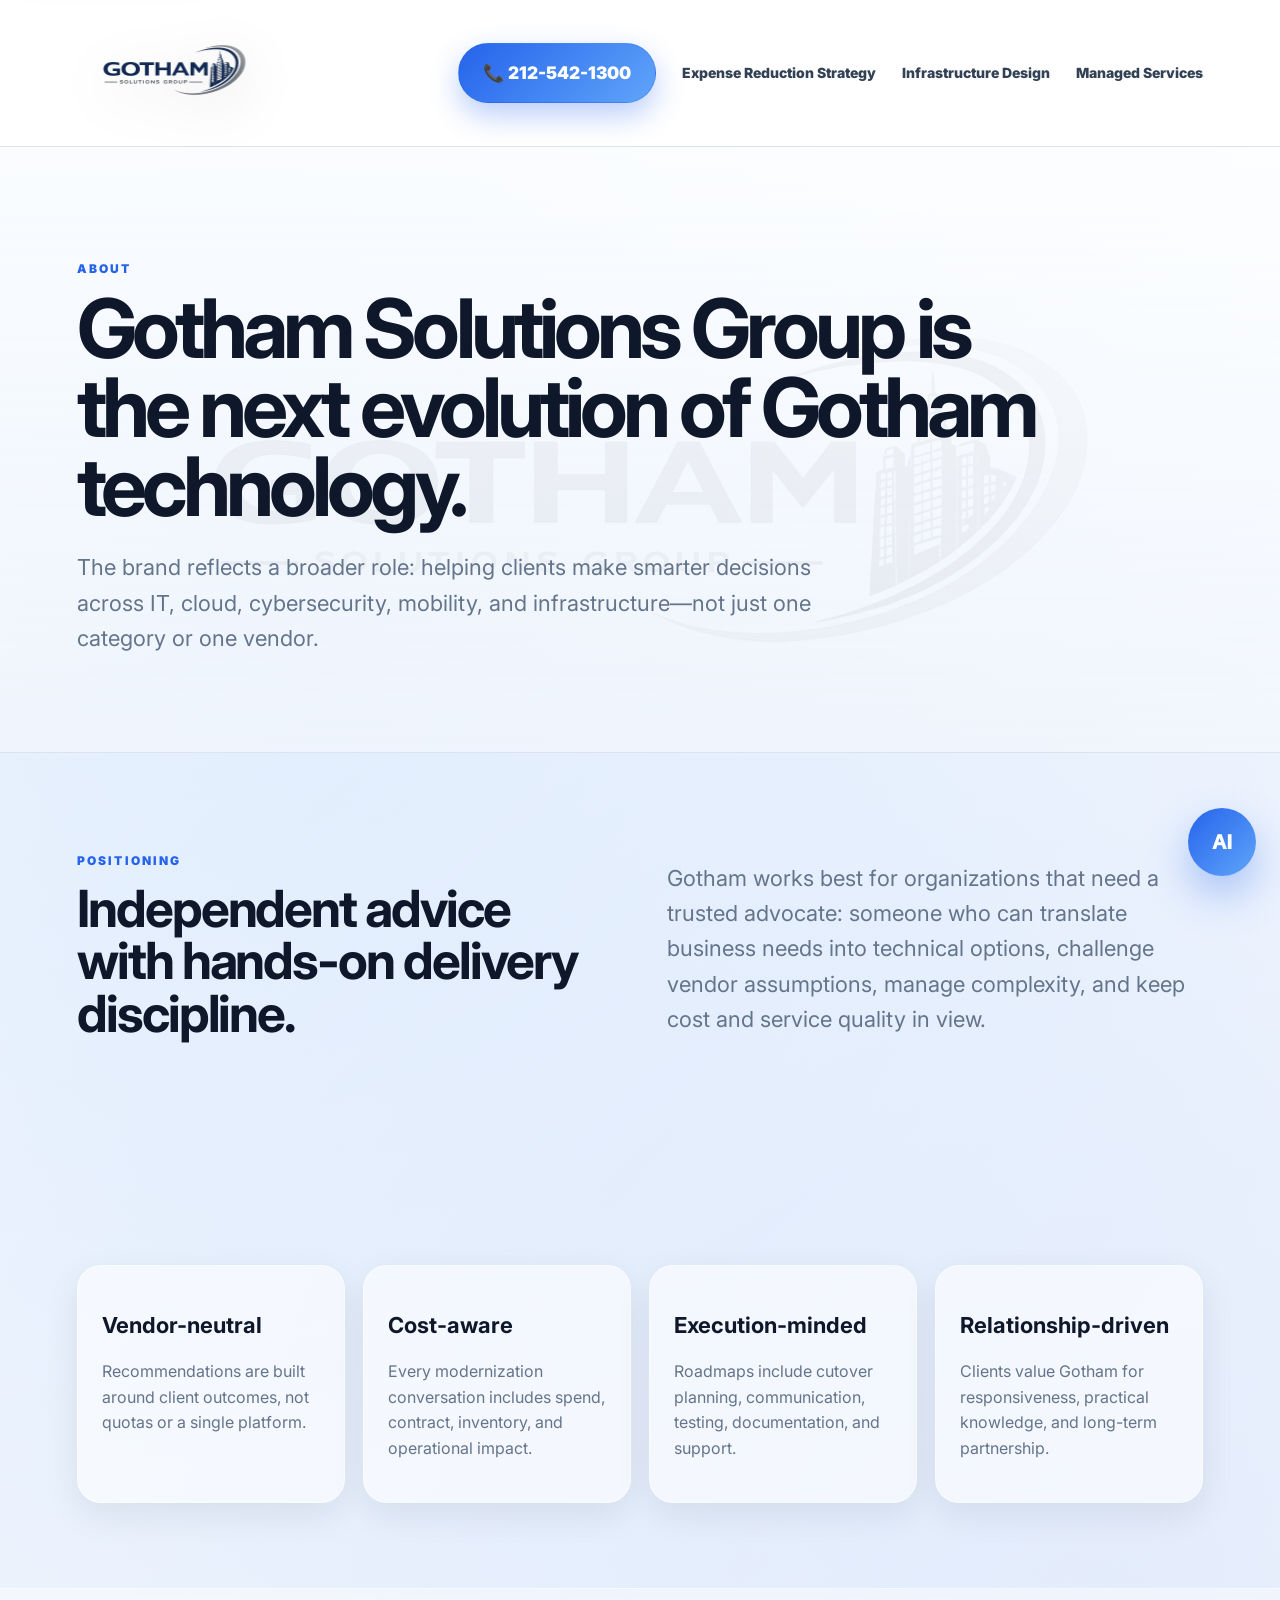
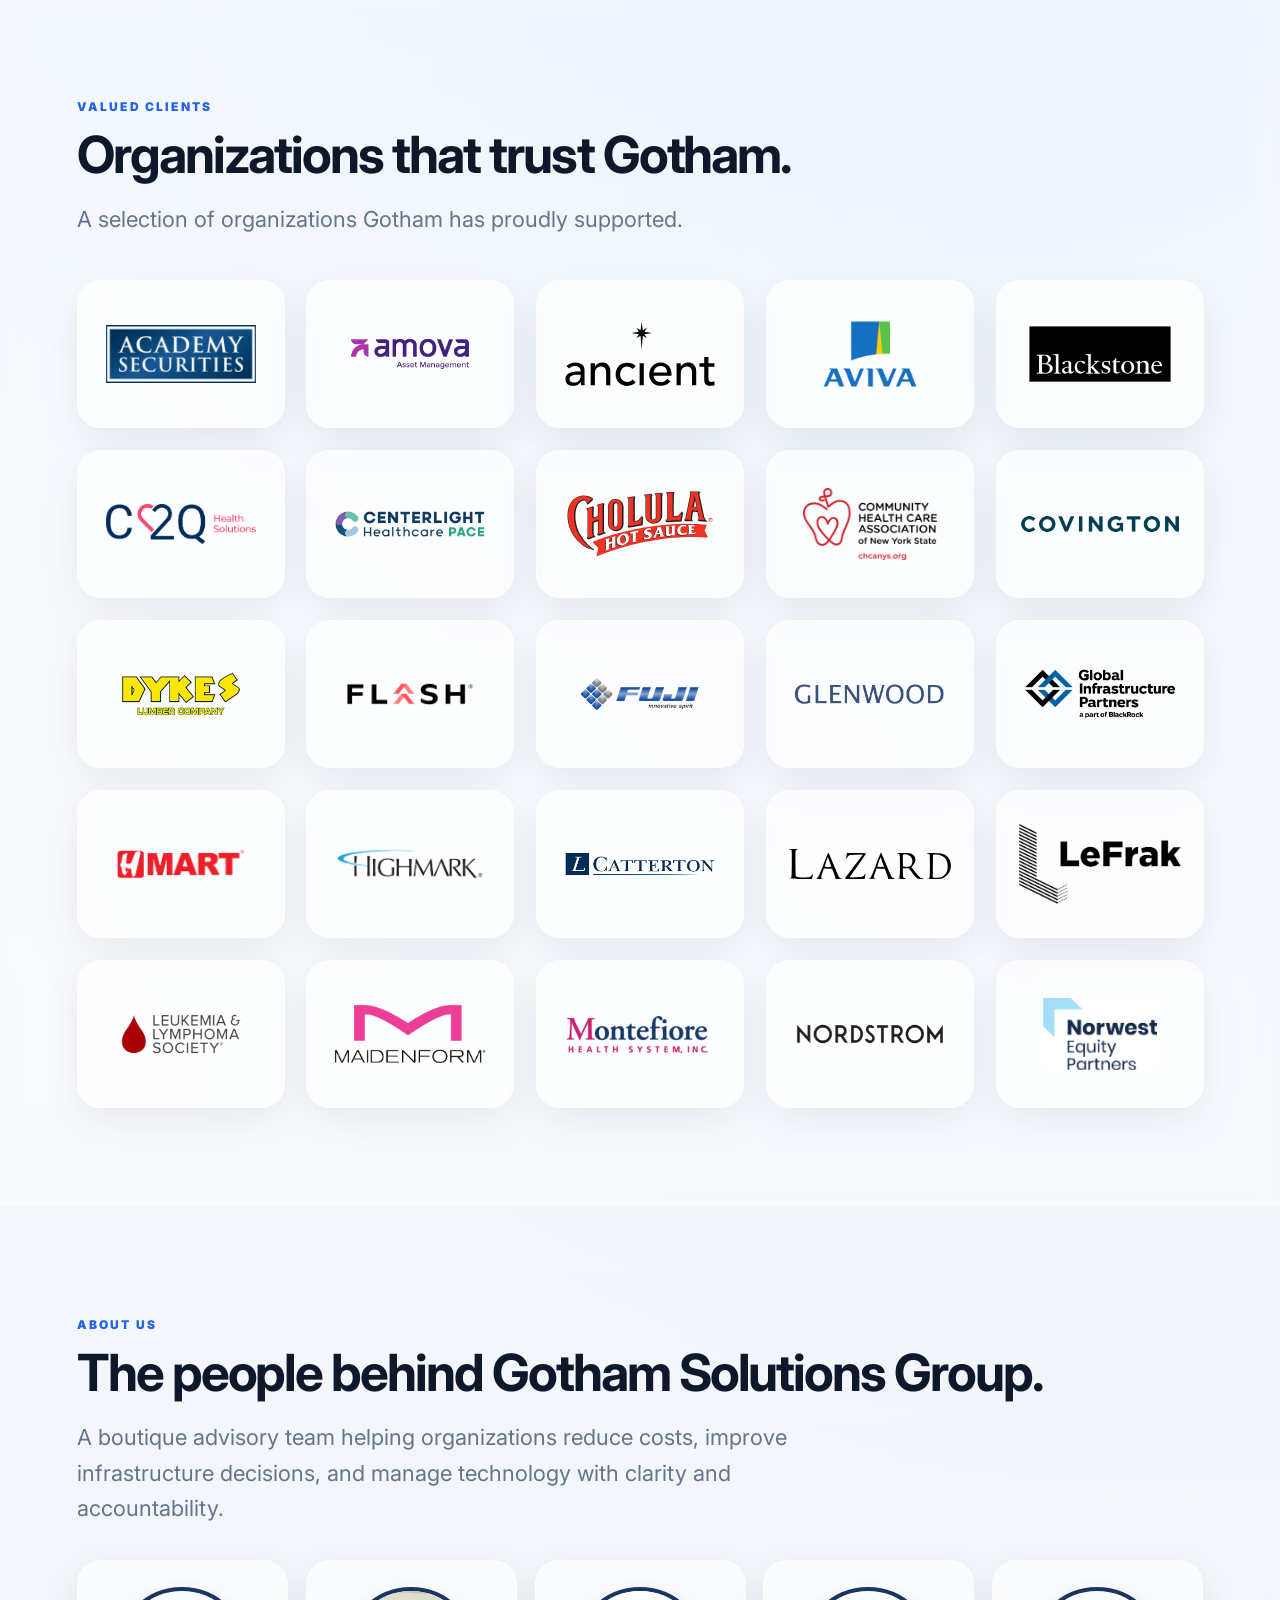
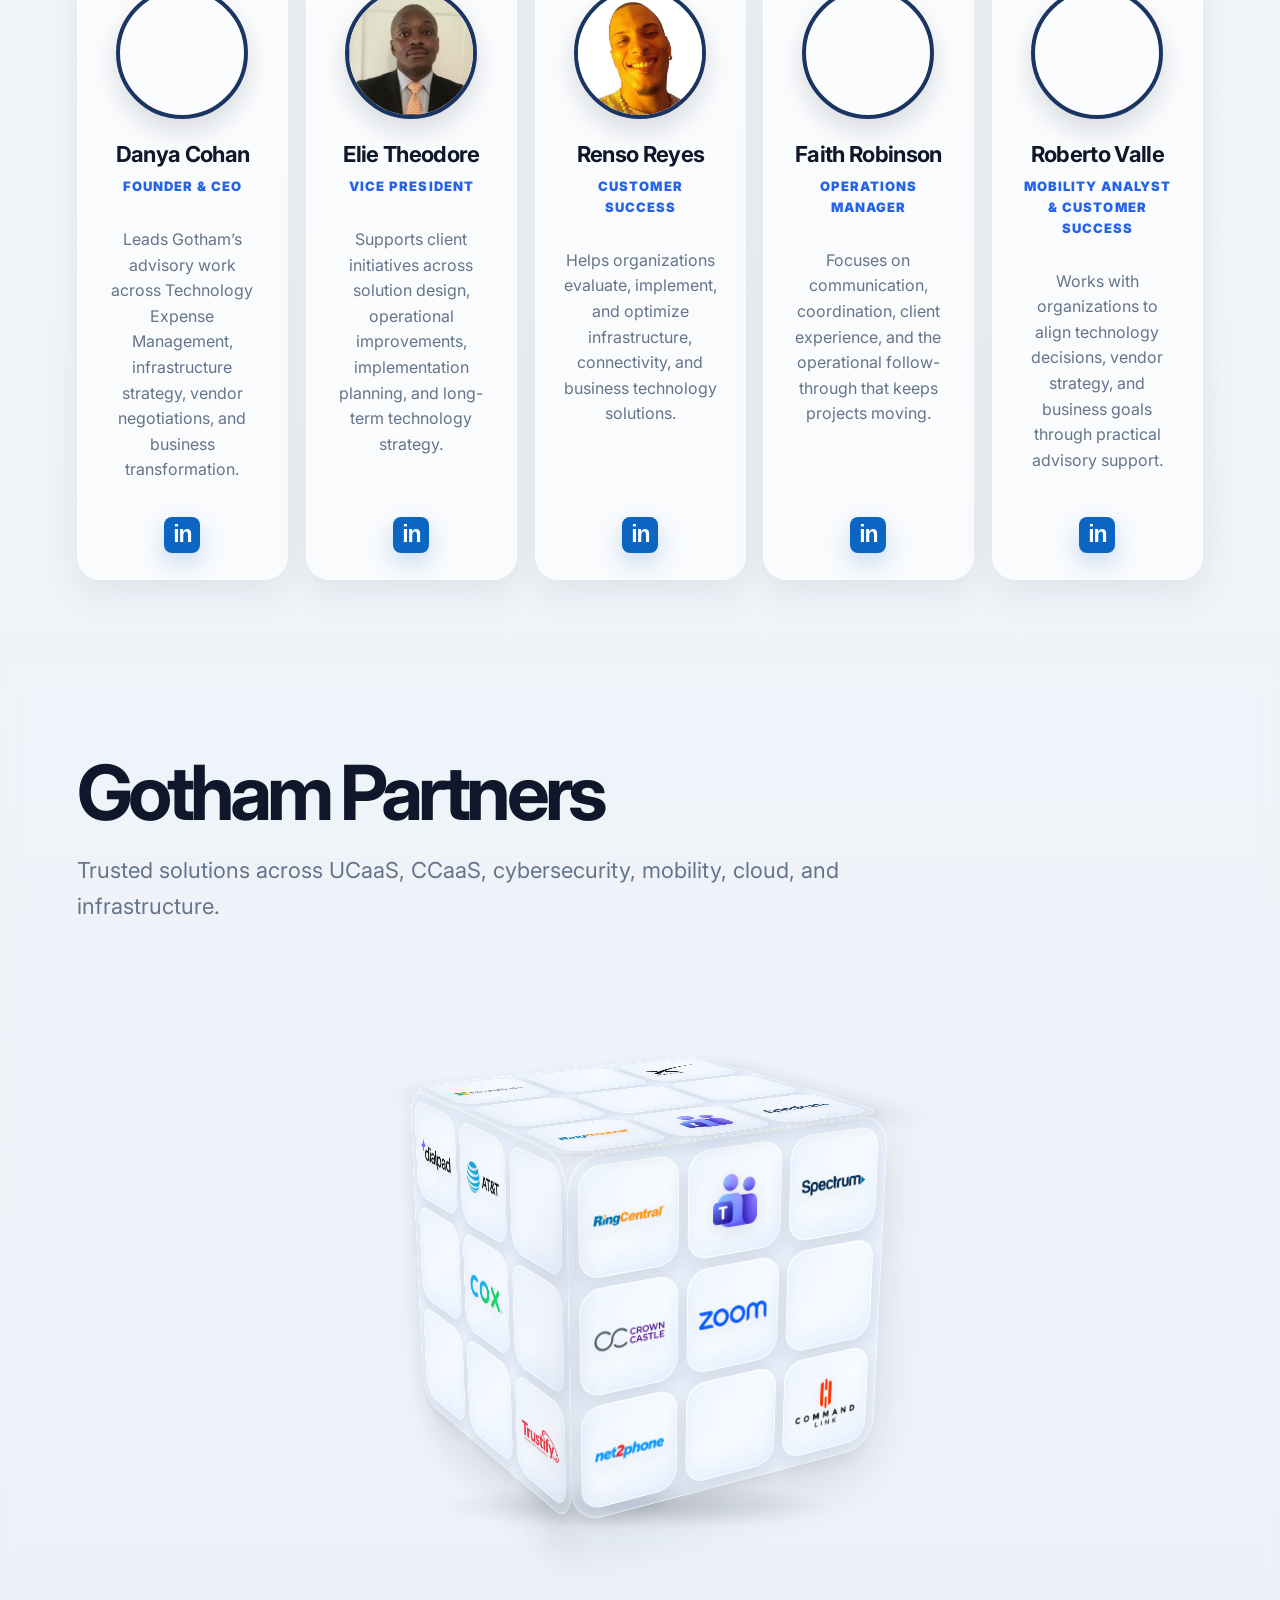
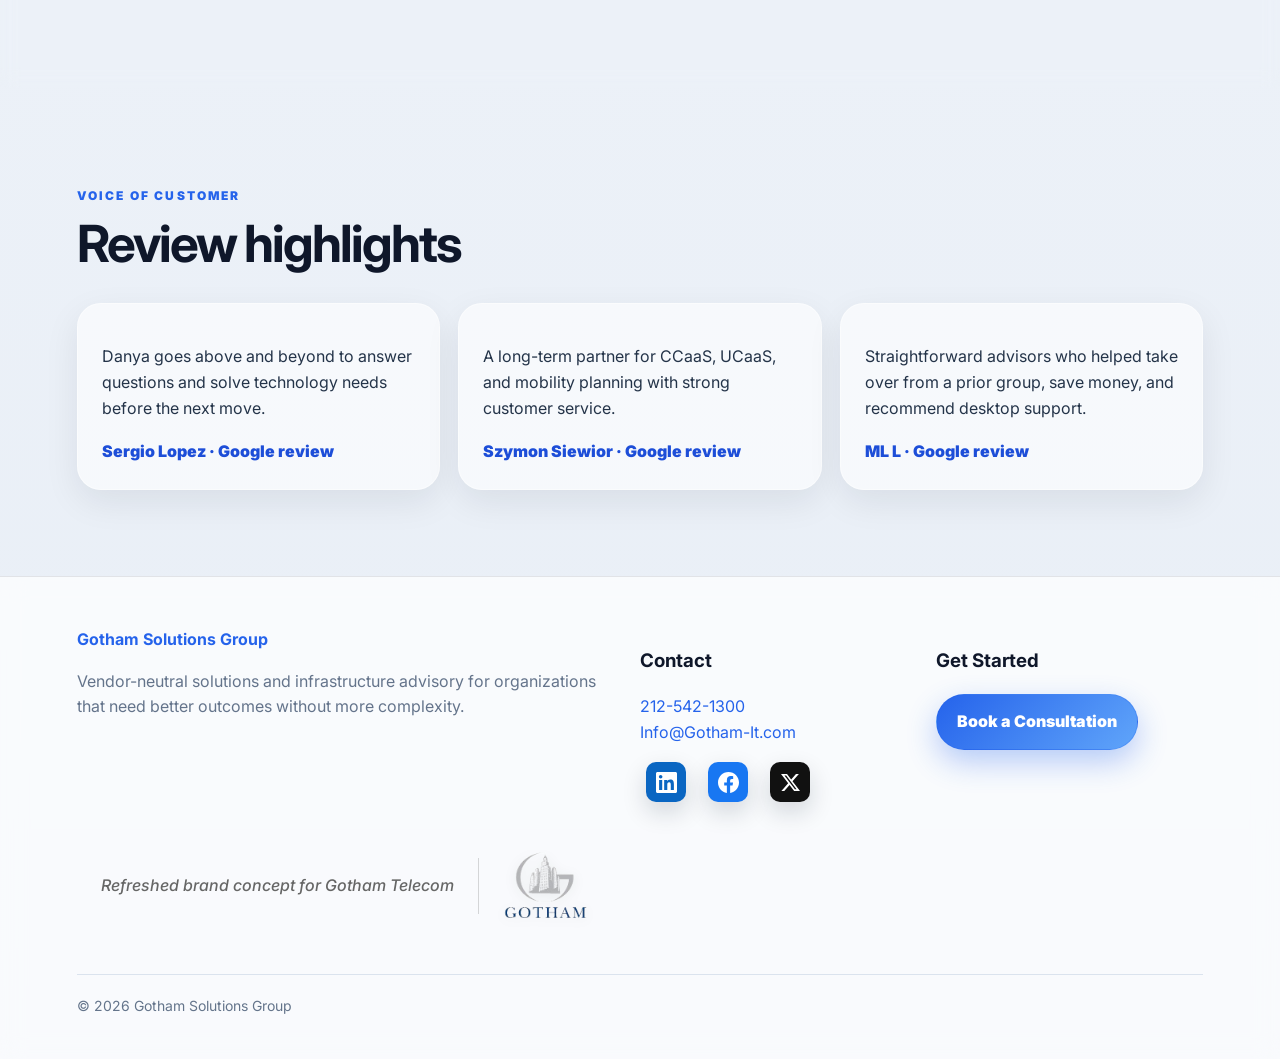
<file: about.html>
<!DOCTYPE html><html lang="en"><head>
  <meta charset="UTF-8">
  <meta name="viewport" content="width=device-width, initial-scale=1.0">
  <title>About Gotham Solutions Group | Technology Advisory Team</title>
  <meta name="description" content="Meet Gotham Solutions Group, a boutique advisory team helping organizations reduce costs, modernize infrastructure, and simplify vendor decisions.">
  <link rel="canonical" href="https://gothamsolutionsgroup.com/about.html">
  <meta name="theme-color" content="#0f172a">
  <meta name="application-name" content="Gotham Solutions Group">
  <meta name="apple-mobile-web-app-title" content="Gotham">

  <meta property="og:type" content="website">
  <meta property="og:site_name" content="Gotham Solutions Group">
  <meta property="og:title" content="About Gotham Solutions Group | Technology Advisory Team">
  <meta property="og:description" content="Meet Gotham Solutions Group, a boutique advisory team helping organizations reduce costs, modernize infrastructure, and simplify vendor decisions.">
  <meta property="og:url" content="https://gothamsolutionsgroup.com/about.html">
  <meta property="og:image" content="https://gothamsolutionsgroup.com/assets/images/social-preview.png">
  <meta name="twitter:card" content="summary_large_image">
  <meta name="twitter:title" content="About Gotham Solutions Group | Technology Advisory Team">
  <meta name="twitter:description" content="Meet Gotham Solutions Group, a boutique advisory team helping organizations reduce costs, modernize infrastructure, and simplify vendor decisions.">
  <meta name="twitter:image" content="https://gothamsolutionsgroup.com/assets/images/social-preview.png">

  <link rel="icon" href="/favicon.ico" sizes="any">
  <link rel="icon" type="image/png" sizes="16x16" href="/favicon-16x16.png">
  <link rel="icon" type="image/png" sizes="32x32" href="/favicon-32x32.png">
  <link rel="apple-touch-icon" href="/apple-touch-icon.png">
  <link rel="manifest" href="/site.webmanifest">

  <link rel="preconnect" href="https://fonts.googleapis.com">
  <link rel="preconnect" href="https://fonts.gstatic.com" crossorigin>
  <link href="https://fonts.googleapis.com/css2?family=Inter:wght@400;500;600;700;800;900&display=swap" rel="stylesheet">
  <link rel="stylesheet" href="assets/styles.css">
</head><body>
<a class="skip-link" href="#main-content">Skip to main content</a><header class="site-header" id="top">
  <a class="brand logo-brand" href="index.html" aria-label="Gotham Solutions Group home">
    <img src="assets/images/gotham-solutions-group-logo.png" alt="Gotham Solutions Group" class="site-logo" decoding="async">
  </a>
  <button class="menu-toggle" aria-label="Open navigation" aria-expanded="false">☰</button>
  <nav class="nav" aria-label="Primary navigation">
    <a href="tel:12125421300" class="nav-cta phone-cta">📞 212-542-1300</a>
    <a href="services.html">Expense Reduction Strategy</a>
    <a href="case-studies.html">Infrastructure Design</a>
    <a href="about.html">Managed Services</a>
  </nav>
</header><main id="main-content"><section class="page-hero"><p class="eyebrow">About</p><h1>Gotham Solutions Group is the next evolution of Gotham technology.</h1><p>The brand reflects a broader role: helping clients make smarter decisions across IT, cloud, cybersecurity, mobility, and infrastructure—not just one category or one vendor.</p></section><section class="section split"><div><p class="eyebrow">Positioning</p><h2>Independent advice with hands-on delivery discipline.</h2></div><p class="section-lead">Gotham works best for organizations that need a trusted advocate: someone who can translate business needs into technical options, challenge vendor assumptions, manage complexity, and keep cost and service quality in view.</p></section><section class="section values"><article><h3>Vendor-neutral</h3><p>Recommendations are built around client outcomes, not quotas or a single platform.</p></article><article><h3>Cost-aware</h3><p>Every modernization conversation includes spend, contract, inventory, and operational impact.</p></article><article><h3>Execution-minded</h3><p>Roadmaps include cutover planning, communication, testing, documentation, and support.</p></article><article><h3>Relationship-driven</h3><p>Clients value Gotham for responsiveness, practical knowledge, and long-term partnership.</p></article></section>


<section class="section valued-clients-section" id="valued-clients">
  <p class="eyebrow">Valued Clients</p>
  <h2>Organizations that trust Gotham.</h2>
  <p class="section-lead">A selection of organizations Gotham has proudly supported.</p>
  <div class="client-logo-grid client-logo-batch-grid" aria-label="Valued client logos">
    <figure class="client-logo-card"><img src="assets/images/clients/ACADEMY-SECURITIES-USE.svg" alt="Academy Securities Use logo" loading="lazy" decoding="async"></figure>
    <figure class="client-logo-card"><img src="assets/images/clients/AMOVA-MANAGEMENT.webp" alt="Amova Management logo" loading="lazy" decoding="async"></figure>
    <figure class="client-logo-card"><img src="assets/images/clients/ANCIENT-LP.svg" alt="Ancient Lp logo" loading="lazy" decoding="async"></figure>
    <figure class="client-logo-card"><img src="assets/images/clients/AVIVA.png" alt="Aviva logo" loading="lazy" decoding="async"></figure>
    <figure class="client-logo-card"><img src="assets/images/clients/BLACKSTONE-USE.png" alt="Blackstone Use logo" loading="lazy" decoding="async"></figure>
    <figure class="client-logo-card"><img src="assets/images/clients/C2Q_Logo_FullColor_RGB.png.webp" alt="C2Q Logo Fullcolor Rgb.Png logo" loading="lazy" decoding="async"></figure>
    <figure class="client-logo-card"><img src="assets/images/clients/centerlight.jpg" alt="Centerlight logo" loading="lazy" decoding="async"></figure>
    <figure class="client-logo-card"><img src="assets/images/clients/Cholula_Hot_Sauce-USE.svg" alt="Cholula Hot Sauce Use logo" loading="lazy" decoding="async"></figure>
    <figure class="client-logo-card"><img src="assets/images/clients/COMMUNITY-HEALTH-CARE.png" alt="Community Health Care logo" loading="lazy" decoding="async"></figure>
    <figure class="client-logo-card"><img src="assets/images/clients/COVINGTON.png" alt="Covington logo" loading="lazy" decoding="async"></figure>
    <figure class="client-logo-card"><img src="assets/images/clients/DYKES-LUMBER.png" alt="Dykes Lumber logo" loading="lazy" decoding="async"></figure>
    <figure class="client-logo-card"><img src="assets/images/clients/FLASH-PARKING.png" alt="Flash Parking logo" loading="lazy" decoding="async"></figure>
    <figure class="client-logo-card"><img src="assets/images/clients/FUJI.png" alt="Fuji logo" loading="lazy" decoding="async"></figure>
    <figure class="client-logo-card"><img src="assets/images/clients/Glenwood_Logo_new-e1676621918828.png" alt="Glenwood Logo New E1676621918828 logo" loading="lazy" decoding="async"></figure>
    <figure class="client-logo-card"><img src="assets/images/clients/GLOBAL-INFRASTRUCTURE.png" alt="Global Infrastructure logo" loading="lazy" decoding="async"></figure>
    <figure class="client-logo-card"><img src="assets/images/clients/H-MART-USE.webp" alt="H Mart Use logo" loading="lazy" decoding="async"></figure>
    <figure class="client-logo-card"><img src="assets/images/clients/HIGHMARK.png" alt="Highmark logo" loading="lazy" decoding="async"></figure>
    <figure class="client-logo-card"><img src="assets/images/clients/L-CATTERTON.png" alt="L Catterton logo" loading="lazy" decoding="async"></figure>
    <figure class="client-logo-card"><img src="assets/images/clients/Lazard_Logo_1.svg" alt="Lazard Logo 1 logo" loading="lazy" decoding="async"></figure>
    <figure class="client-logo-card"><img src="assets/images/clients/LEFRAK.png" alt="Lefrak logo" loading="lazy" decoding="async"></figure>
    <figure class="client-logo-card"><img src="assets/images/clients/LeukemiaLymphomaSociety.png" alt="Leukemialymphomasociety logo" loading="lazy" decoding="async"></figure>
    <figure class="client-logo-card"><img src="assets/images/clients/Maidenform_Logo_2013.png" alt="Maidenform Logo 2013 logo" loading="lazy" decoding="async"></figure>
    <figure class="client-logo-card"><img src="assets/images/clients/montefiore-health-system-logo.png" alt="Montefiore Health System Logo logo" loading="lazy" decoding="async"></figure>
    <figure class="client-logo-card"><img src="assets/images/clients/NORDSTROM-LOGO.png" alt="Nordstrom Logo logo" loading="lazy" decoding="async"></figure>
    <figure class="client-logo-card"><img src="assets/images/clients/NORWEST-EQUITY.jpg" alt="Norwest Equity logo" loading="lazy" decoding="async"></figure>
    <figure class="client-logo-card"><img src="assets/images/clients/NYK-LINE-USE.webp" alt="Nyk Line Use logo" loading="lazy" decoding="async"></figure>
    <figure class="client-logo-card"><img src="assets/images/clients/PERFORMANCE-TRUST.png" alt="Performance Trust logo" loading="lazy" decoding="async"></figure>
    <figure class="client-logo-card"><img src="assets/images/clients/PETERSON.png" alt="Peterson logo" loading="lazy" decoding="async"></figure>
    <figure class="client-logo-card"><img src="assets/images/clients/PREMIER-MEDICAL-GROUP-.png" alt="Premier Medical Group logo" loading="lazy" decoding="async"></figure>
    <figure class="client-logo-card"><img src="assets/images/clients/proskauer-USE.jpg" alt="Proskauer Use logo" loading="lazy" decoding="async"></figure>
    <figure class="client-logo-card"><img src="assets/images/clients/ROBERTS-AND-HOLLAND-2.webp" alt="Roberts And Holland 2 logo" loading="lazy" decoding="async"></figure>
    <figure class="client-logo-card"><img src="assets/images/clients/ROUNDABOUT-THEATRE.png" alt="Roundabout Theatre logo" loading="lazy" decoding="async"></figure>
    <figure class="client-logo-card"><img src="assets/images/clients/SENATOR.png" alt="Senator logo" loading="lazy" decoding="async"></figure>
    <figure class="client-logo-card"><img src="assets/images/clients/SKADDEN-USE.jpeg" alt="Skadden Use logo" loading="lazy" decoding="async"></figure>
    <figure class="client-logo-card"><img src="assets/images/clients/sound-shore-logo-blue-1536x745.png" alt="Sound Shore Logo Blue 1536X745 logo" loading="lazy" decoding="async"></figure>
    <figure class="client-logo-card"><img src="assets/images/clients/TENEX-USE.webp" alt="Tenex Use logo" loading="lazy" decoding="async"></figure>
    <figure class="client-logo-card"><img src="assets/images/clients/THE-DERM-SPECIALISTS.png" alt="The Derm Specialists logo" loading="lazy" decoding="async"></figure>
    <figure class="client-logo-card"><img src="assets/images/clients/TIBI.png" alt="Tibi logo" loading="lazy" decoding="async"></figure>
    <figure class="client-logo-card"><img src="assets/images/clients/VISITING-NURSE-SERVICE.svg" alt="Visiting Nurse Service logo" loading="lazy" decoding="async"></figure>
    <figure class="client-logo-card"><img src="assets/images/clients/Waterkeeper_Alliance_Logo.png" alt="Waterkeeper Alliance Logo logo" loading="lazy" decoding="async"></figure>
    <figure class="client-logo-card"><img src="assets/images/clients/William_Grant_-_Sons_logo.png" alt="William Grant & Sons Logo logo" loading="lazy" decoding="async"></figure>
    <figure class="client-logo-card"><img src="assets/images/clients/WORLD-GOLD-COUNCIL.png" alt="World Gold Council logo" loading="lazy" decoding="async"></figure>
  </div>
</section>


<section class="section team-section" id="about-us">
  <p class="eyebrow">About Us</p>
  <h2>The people behind Gotham Solutions Group.</h2>
  <p class="section-lead">A boutique advisory team helping organizations reduce costs, improve infrastructure decisions, and manage technology with clarity and accountability.</p>
  <div class="team-grid">
    <article class="team-card">
      <img class="team-photo" src="assets/images/danya.jpg" alt="Danya Cohan" loading="lazy" decoding="async">
      <h3>Danya Cohan</h3>
      <p class="team-role">Founder & CEO</p>
      <p>Leads Gotham’s advisory work across Technology Expense Management, infrastructure strategy, vendor negotiations, and business transformation.</p>
      <a class="linkedin-link" href="https://www.linkedin.com/in/gothamtelecom/" target="_blank" rel="noopener"><span class="linkedin-icon" aria-hidden="true">in</span><span class="sr-only">LinkedIn</span></a>
    </article>
    <article class="team-card">
      <img class="team-photo" src="assets/images/elie.jpg" alt="Elie Theodore" loading="lazy" decoding="async">
      <h3>Elie Theodore</h3>
      <p class="team-role">Vice President</p>
      <p>Supports client initiatives across solution design, operational improvements, implementation planning, and long-term technology strategy.</p>
      <a class="linkedin-link" href="https://www.linkedin.com/in/elie-theodore-jr-14743517/" target="_blank" rel="noopener"><span class="linkedin-icon" aria-hidden="true">in</span><span class="sr-only">LinkedIn</span></a>
    </article>
    <article class="team-card">
      <img class="team-photo" src="assets/images/renso.jpg" alt="Renso Reyes" loading="lazy" decoding="async">
      <h3>Renso Reyes</h3>
      <p class="team-role">Customer Success</p>
      <p>Helps organizations evaluate, implement, and optimize infrastructure, connectivity, and business technology solutions.</p>
      <a class="linkedin-link" href="https://www.linkedin.com/in/renso-reyes-b85873167/" target="_blank" rel="noopener"><span class="linkedin-icon" aria-hidden="true">in</span><span class="sr-only">LinkedIn</span></a>
    </article>
    <article class="team-card">
      <img class="team-photo" src="assets/images/faith.jpg" alt="Faith Robinson" loading="lazy" decoding="async">
      <h3>Faith Robinson</h3>
      <p class="team-role">Operations Manager</p>
      <p>Focuses on communication, coordination, client experience, and the operational follow-through that keeps projects moving.</p>
      <a class="linkedin-link" href="https://www.linkedin.com/in/faith-robin/" target="_blank" rel="noopener"><span class="linkedin-icon" aria-hidden="true">in</span><span class="sr-only">LinkedIn</span></a>
    </article>
    <article class="team-card">
      <img class="team-photo team-photo-roberto" src="assets/images/roberto.jpg" alt="Roberto Valle" loading="lazy" decoding="async">
      <h3>Roberto Valle</h3>
      <p class="team-role">Mobility Analyst & Customer Success</p>
      <p>Works with organizations to align technology decisions, vendor strategy, and business goals through practical advisory support.</p>
      <a class="linkedin-link" href="https://www.linkedin.com/in/roberto-valle-5b238b344/" target="_blank" rel="noopener"><span class="linkedin-icon" aria-hidden="true">in</span><span class="sr-only">LinkedIn</span></a>
    </article>
  </div>
</section>

<section class="section gotham-partners-rubik-section six-rubik-section" id="service-providers">
<h2>Gotham Partners</h2>
  <p class="section-lead">Trusted solutions across UCaaS, CCaaS, cybersecurity, mobility, cloud, and infrastructure.</p>

  <div class="six-rubik-stage" aria-label="Animated six-sided Gotham Partners cube">
    <div class="six-rubik-cube">
      
      <div class="six-rubik-face six-rubik-front">
        <div class="six-rubik-cell"><img src="assets/images/providers/vendor-01-ring-central-clean.png" alt="RingCentral logo" loading="eager" decoding="async"></div>
        <div class="six-rubik-cell"><img src="assets/images/providers/vendor-02-microsoft-teams.png" alt="Microsoft Teams logo" loading="eager" decoding="async"></div>
        <div class="six-rubik-cell"><img src="assets/images/providers/vendor-03-spectrum.png" alt="Spectrum logo" loading="eager" decoding="async"></div>
        <div class="six-rubik-cell"><img src="assets/images/providers/vendor-04-crown-castle-clean.png" alt="Crown Castle logo" loading="eager" decoding="async"></div>
        <div class="six-rubik-cell"><img src="assets/images/providers/vendor-05-zoom.png" alt="Zoom logo" loading="eager" decoding="async"></div>
        <div class="six-rubik-cell"><img src="assets/images/providers/vendor-06-zultys-clean.png" alt="Zultys logo" loading="eager" decoding="async"></div>
        <div class="six-rubik-cell"><img src="assets/images/providers/vendor-07-net2phone.png" alt="net2phone logo" loading="eager" decoding="async"></div>
        <div class="six-rubik-cell"><img src="assets/images/providers/vendor-08-calltower.png" alt="CallTower logo" loading="eager" decoding="async"></div>
        <div class="six-rubik-cell"><img src="assets/images/providers/vendor-09-command-link-clean.png" alt="CommandLink logo" loading="eager" decoding="async"></div>
      </div>
      <div class="six-rubik-face six-rubik-right">
        <div class="six-rubik-cell"><img src="assets/images/providers/vendor-10-dialpad-clean.png" alt="Dialpad logo" loading="eager" decoding="async"></div>
        <div class="six-rubik-cell"><img src="assets/images/providers/vendor-11-att-clean.png" alt="AT&T logo" loading="eager" decoding="async"></div>
        <div class="six-rubik-cell"><img src="assets/images/providers/vendor-12-comcast-clean.png" alt="Comcast logo" loading="eager" decoding="async"></div>
        <div class="six-rubik-cell"><img src="assets/images/providers/vendor-13-new-verizon.png" alt="Verizon logo" loading="eager" decoding="async"></div>
        <div class="six-rubik-cell"><img src="assets/images/providers/vendor-14-cox-clean.png" alt="Cox logo" loading="eager" decoding="async"></div>
        <div class="six-rubik-cell"><img src="assets/images/providers/vendor-15-avaya.png" alt="Avaya logo" loading="eager" decoding="async"></div>
        <div class="six-rubik-cell"><img src="assets/images/providers/vendor-16-sourcepass-clean.png" alt="Sourcepass logo" loading="eager" decoding="async"></div>
        <div class="six-rubik-cell"><img src="assets/images/providers/vendor-17-thrive.png" alt="Thrive logo" loading="eager" decoding="async"></div>
        <div class="six-rubik-cell"><img src="assets/images/providers/vendor-18-trustify.svg" alt="Trustify logo" loading="eager" decoding="async"></div>
      </div>
      <div class="six-rubik-face six-rubik-top">
        <div class="six-rubik-cell"><img src="assets/images/providers/vendor-19-microsoft-365-clean.png" alt="Microsoft 365 logo" loading="eager" decoding="async"></div>
        <div class="six-rubik-cell"><img src="assets/images/providers/vendor-20-t-mobile.png" alt="T-Mobile logo" loading="eager" decoding="async"></div>
        <div class="six-rubik-cell"><img src="assets/images/providers/vendor-21-starklink.svg" alt="Starlink logo" loading="eager" decoding="async"></div>
        <div class="six-rubik-cell"><img src="assets/images/providers/vendor-22-8x8-clean.png" alt="8x8 logo" loading="eager" decoding="async"></div>
        <div class="six-rubik-cell"><img src="assets/images/providers/vendor-23-goexceed.png" alt="GoExceed logo" loading="eager" decoding="async"></div>
        <div class="six-rubik-cell"><img src="assets/images/providers/vendor-24-ubiquiti.png" alt="Ubiquiti logo" loading="eager" decoding="async"></div>
        <div class="six-rubik-cell"><img src="assets/images/providers/vendor-01-ring-central-clean.png" alt="RingCentral logo" loading="eager" decoding="async"></div>
        <div class="six-rubik-cell"><img src="assets/images/providers/vendor-02-microsoft-teams.png" alt="Microsoft Teams logo" loading="eager" decoding="async"></div>
        <div class="six-rubik-cell"><img src="assets/images/providers/vendor-03-spectrum.png" alt="Spectrum logo" loading="eager" decoding="async"></div>
      </div>
      <div class="six-rubik-face six-rubik-left">
        <div class="six-rubik-cell"><img src="assets/images/providers/vendor-10-dialpad-clean.png" alt="Dialpad logo" loading="eager" decoding="async"></div>
        <div class="six-rubik-cell"><img src="assets/images/providers/vendor-11-att-clean.png" alt="AT&T logo" loading="eager" decoding="async"></div>
        <div class="six-rubik-cell"><img src="assets/images/providers/vendor-12-comcast-clean.png" alt="Comcast logo" loading="eager" decoding="async"></div>
        <div class="six-rubik-cell"><img src="assets/images/providers/vendor-13-new-verizon.png" alt="Verizon logo" loading="eager" decoding="async"></div>
        <div class="six-rubik-cell"><img src="assets/images/providers/vendor-14-cox-clean.png" alt="Cox logo" loading="eager" decoding="async"></div>
        <div class="six-rubik-cell"><img src="assets/images/providers/vendor-15-avaya.png" alt="Avaya logo" loading="eager" decoding="async"></div>
        <div class="six-rubik-cell"><img src="assets/images/providers/vendor-16-sourcepass-clean.png" alt="Sourcepass logo" loading="eager" decoding="async"></div>
        <div class="six-rubik-cell"><img src="assets/images/providers/vendor-17-thrive.png" alt="Thrive logo" loading="eager" decoding="async"></div>
        <div class="six-rubik-cell"><img src="assets/images/providers/vendor-18-trustify.svg" alt="Trustify logo" loading="eager" decoding="async"></div>
      </div>
      <div class="six-rubik-face six-rubik-back">
        <div class="six-rubik-cell"><img src="assets/images/providers/vendor-19-microsoft-365-clean.png" alt="Microsoft 365 logo" loading="eager" decoding="async"></div>
        <div class="six-rubik-cell"><img src="assets/images/providers/vendor-20-t-mobile.png" alt="T-Mobile logo" loading="eager" decoding="async"></div>
        <div class="six-rubik-cell"><img src="assets/images/providers/vendor-21-starklink.svg" alt="Starlink logo" loading="eager" decoding="async"></div>
        <div class="six-rubik-cell"><img src="assets/images/providers/vendor-22-8x8-clean.png" alt="8x8 logo" loading="eager" decoding="async"></div>
        <div class="six-rubik-cell"><img src="assets/images/providers/vendor-23-goexceed.png" alt="GoExceed logo" loading="eager" decoding="async"></div>
        <div class="six-rubik-cell"><img src="assets/images/providers/vendor-24-ubiquiti.png" alt="Ubiquiti logo" loading="eager" decoding="async"></div>
        <div class="six-rubik-cell"><img src="assets/images/providers/vendor-04-crown-castle-clean.png" alt="Crown Castle logo" loading="eager" decoding="async"></div>
        <div class="six-rubik-cell"><img src="assets/images/providers/vendor-05-zoom.png" alt="Zoom logo" loading="eager" decoding="async"></div>
        <div class="six-rubik-cell"><img src="assets/images/providers/vendor-06-zultys-clean.png" alt="Zultys logo" loading="eager" decoding="async"></div>
      </div>
      <div class="six-rubik-face six-rubik-bottom">
        <div class="six-rubik-cell"><img src="assets/images/providers/vendor-10-dialpad-clean.png" alt="Dialpad logo" loading="eager" decoding="async"></div>
        <div class="six-rubik-cell"><img src="assets/images/providers/vendor-11-att-clean.png" alt="AT&T logo" loading="eager" decoding="async"></div>
        <div class="six-rubik-cell"><img src="assets/images/providers/vendor-12-comcast-clean.png" alt="Comcast logo" loading="eager" decoding="async"></div>
        <div class="six-rubik-cell"><img src="assets/images/providers/vendor-13-new-verizon.png" alt="Verizon logo" loading="eager" decoding="async"></div>
        <div class="six-rubik-cell"><img src="assets/images/providers/vendor-14-cox-clean.png" alt="Cox logo" loading="eager" decoding="async"></div>
        <div class="six-rubik-cell"><img src="assets/images/providers/vendor-15-avaya.png" alt="Avaya logo" loading="eager" decoding="async"></div>
        <div class="six-rubik-cell"><img src="assets/images/providers/vendor-16-sourcepass-clean.png" alt="Sourcepass logo" loading="eager" decoding="async"></div>
        <div class="six-rubik-cell"><img src="assets/images/providers/vendor-17-thrive.png" alt="Thrive logo" loading="eager" decoding="async"></div>
        <div class="six-rubik-cell"><img src="assets/images/providers/vendor-18-trustify.svg" alt="Trustify logo" loading="eager" decoding="async"></div>
      </div>
    </div>
  </div>

  <div class="provider-logo-grid rubik-fallback-grid" aria-label="Gotham Partners logos">
    
    <figure><img src="assets/images/providers/vendor-01-ring-central-clean.png" alt="RingCentral logo" loading="eager" decoding="async"></figure>
    <figure><img src="assets/images/providers/vendor-02-microsoft-teams.png" alt="Microsoft Teams logo" loading="eager" decoding="async"></figure>
    <figure><img src="assets/images/providers/vendor-03-spectrum.png" alt="Spectrum logo" loading="eager" decoding="async"></figure>
    <figure><img src="assets/images/providers/vendor-04-crown-castle-clean.png" alt="Crown Castle logo" loading="eager" decoding="async"></figure>
    <figure><img src="assets/images/providers/vendor-05-zoom.png" alt="Zoom logo" loading="eager" decoding="async"></figure>
    <figure><img src="assets/images/providers/vendor-06-zultys-clean.png" alt="Zultys logo" loading="eager" decoding="async"></figure>
    <figure><img src="assets/images/providers/vendor-07-net2phone.png" alt="net2phone logo" loading="eager" decoding="async"></figure>
    <figure><img src="assets/images/providers/vendor-08-calltower.png" alt="CallTower logo" loading="eager" decoding="async"></figure>
    <figure><img src="assets/images/providers/vendor-09-command-link-clean.png" alt="CommandLink logo" loading="eager" decoding="async"></figure>
    <figure><img src="assets/images/providers/vendor-10-dialpad-clean.png" alt="Dialpad logo" loading="eager" decoding="async"></figure>
    <figure><img src="assets/images/providers/vendor-11-att-clean.png" alt="AT&T logo" loading="eager" decoding="async"></figure>
    <figure><img src="assets/images/providers/vendor-12-comcast-clean.png" alt="Comcast logo" loading="eager" decoding="async"></figure>
    <figure><img src="assets/images/providers/vendor-13-new-verizon.png" alt="Verizon logo" loading="eager" decoding="async"></figure>
    <figure><img src="assets/images/providers/vendor-14-cox-clean.png" alt="Cox logo" loading="eager" decoding="async"></figure>
    <figure><img src="assets/images/providers/vendor-15-avaya.png" alt="Avaya logo" loading="eager" decoding="async"></figure>
    <figure><img src="assets/images/providers/vendor-16-sourcepass-clean.png" alt="Sourcepass logo" loading="eager" decoding="async"></figure>
    <figure><img src="assets/images/providers/vendor-17-thrive.png" alt="Thrive logo" loading="eager" decoding="async"></figure>
    <figure><img src="assets/images/providers/vendor-18-trustify.svg" alt="Trustify logo" loading="eager" decoding="async"></figure>
    <figure><img src="assets/images/providers/vendor-19-microsoft-365-clean.png" alt="Microsoft 365 logo" loading="eager" decoding="async"></figure>
    <figure><img src="assets/images/providers/vendor-20-t-mobile.png" alt="T-Mobile logo" loading="eager" decoding="async"></figure>
    <figure><img src="assets/images/providers/vendor-21-starklink.svg" alt="Starlink logo" loading="eager" decoding="async"></figure>
    <figure><img src="assets/images/providers/vendor-22-8x8-clean.png" alt="8x8 logo" loading="eager" decoding="async"></figure>
    <figure><img src="assets/images/providers/vendor-23-goexceed.png" alt="GoExceed logo" loading="eager" decoding="async"></figure>
    <figure><img src="assets/images/providers/vendor-24-ubiquiti.png" alt="Ubiquiti logo" loading="eager" decoding="async"></figure>
  </div>
</section>

<section class="section reviews"><p class="eyebrow">Voice of customer</p><h2>Review highlights</h2><div class="review-grid"><blockquote><p>Danya goes above and beyond to answer questions and solve technology needs before the next move.</p><cite>Sergio Lopez · Google review</cite></blockquote><blockquote><p>A long-term partner for CCaaS, UCaaS, and mobility planning with strong customer service.</p><cite>Szymon Siewior · Google review</cite></blockquote><blockquote><p>Straightforward advisors who helped take over from a prior group, save money, and recommend desktop support.</p><cite>ML L · Google review</cite></blockquote></div></section></main><footer class="site-footer">
  <div>
    <a class="footer-brand" href="index.html">Gotham Solutions Group</a>
    <p>Vendor-neutral solutions and infrastructure advisory for organizations that need better outcomes without more complexity.</p>
  </div>
  <div>
    <h3>Contact</h3>
<p>
<a href="tel:12125421300">212-542-1300</a><br>
<a href="mailto:Info@Gotham-It.com">Info@Gotham-It.com</a>
</p>
<div class="social-links">
  <a href="https://www.linkedin.com/company/gotham-telecom-inc./" target="_blank" rel="noopener" class="social-btn"><svg class="social-svg" viewBox="0 0 24 24" aria-hidden="true"><path fill="currentColor" d="M20.45 20.45h-3.56v-5.57c0-1.33-.03-3.04-1.85-3.04-1.85 0-2.14 1.45-2.14 2.94v5.67H9.34V9h3.42v1.56h.05c.48-.9 1.64-1.85 3.37-1.85 3.6 0 4.27 2.37 4.27 5.46v6.28ZM5.32 7.43a2.06 2.06 0 1 1 0-4.12 2.06 2.06 0 0 1 0 4.12ZM7.1 20.45H3.54V9H7.1v11.45ZM22.23 0H1.77C.79 0 0 .77 0 1.72v20.56C0 23.23.79 24 1.77 24h20.46c.98 0 1.77-.77 1.77-1.72V1.72C24 .77 23.21 0 22.23 0Z"/></svg><span class="sr-only">LinkedIn</span></a>
  <a href="https://www.facebook.com/profile.php?id=100069526381285" target="_blank" rel="noopener" class="social-btn"><svg class="social-svg" viewBox="0 0 24 24" aria-hidden="true"><path fill="currentColor" d="M24 12.07C24 5.4 18.63 0 12 0S0 5.4 0 12.07C0 18.1 4.39 23.1 10.13 24v-8.44H7.08v-3.49h3.05V9.41c0-3.03 1.79-4.7 4.53-4.7 1.31 0 2.68.24 2.68.24v2.96h-1.51c-1.49 0-1.96.93-1.96 1.89v2.27h3.33l-.53 3.49h-2.8V24C19.61 23.1 24 18.1 24 12.07Z"/></svg><span class="sr-only">Facebook</span></a>
  <a href="https://x.com/GothamSolutions" target="_blank" rel="noopener" class="social-btn"><svg class="social-svg" viewBox="0 0 24 24" aria-hidden="true"><path fill="currentColor" d="M18.9 1.15h3.68l-8.04 9.19L24 22.85h-7.41l-5.8-7.59-6.64 7.59H.47l8.6-9.83L0 1.15h7.6l5.24 6.93 6.06-6.93Zm-1.29 19.5h2.04L6.49 3.23H4.3l13.31 17.42Z"/></svg><span class="sr-only">X</span></a>
</div>

  </div>
  <div><h3>Get Started</h3><a class="button primary" href="contact.html">Book a Consultation</a></div>
  
<div class="footer-brand-concept">
  <span>Refreshed brand concept for Gotham Telecom</span>
  <img src="assets/images/footer-gotham-logo.png" alt="Gotham Logo" class="footer-concept-logo" loading="lazy" decoding="async">
</div>
<p class="copyright">© 2026 Gotham Solutions Group</p>
</footer>
<script src="assets/script.js" defer></script>

<div class="gotham-ai-widget" aria-live="polite">
  <button class="gotham-ai-toggle" aria-label="Open Gotham Solutions Assistant">
    <span>AI</span>
  </button>
  <div class="gotham-ai-panel" role="dialog" aria-label="Gotham Solutions Assistant">
    <div class="gotham-ai-header">
      <strong>Gotham Solutions Assistant</strong>
      <button class="gotham-ai-close" aria-label="Close assistant">×</button>
    </div>
    <div class="gotham-ai-messages">
      <div class="gotham-ai-message bot">
        Hi — I can help you explore expense reduction, infrastructure design, and managed services. What would you like to improve?
      </div>
    </div>
    <div class="gotham-ai-quick">
      <button data-question="expense">Reduce expenses</button>
      <button data-question="infrastructure">Design infrastructure</button>
      <button data-question="managed">Managed services</button>
      <button data-question="contact">Talk to Gotham</button>
    </div>
    <form class="gotham-ai-form">
      <input type="text" placeholder="Ask a question..." aria-label="Ask a question">
      <button type="submit">Send</button>
    </form>
  </div>
</div>

</body></html>
</file>
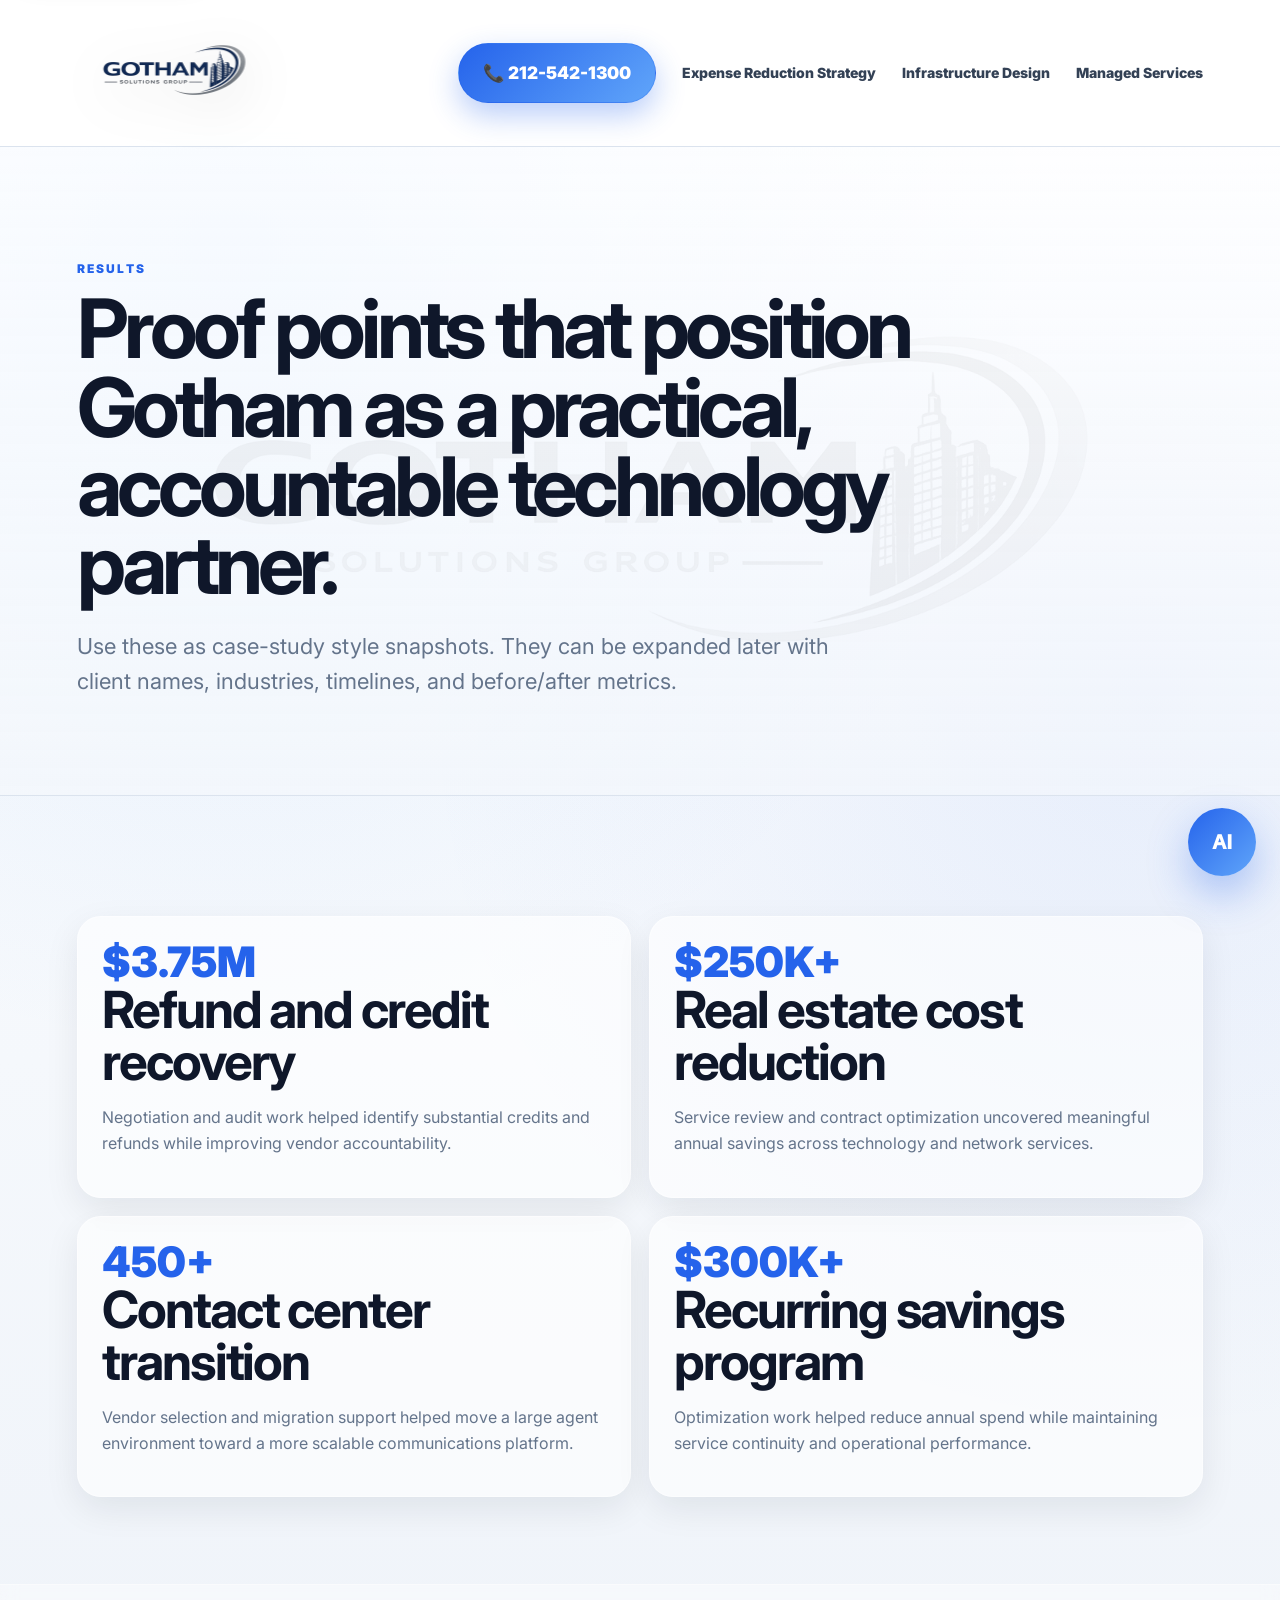
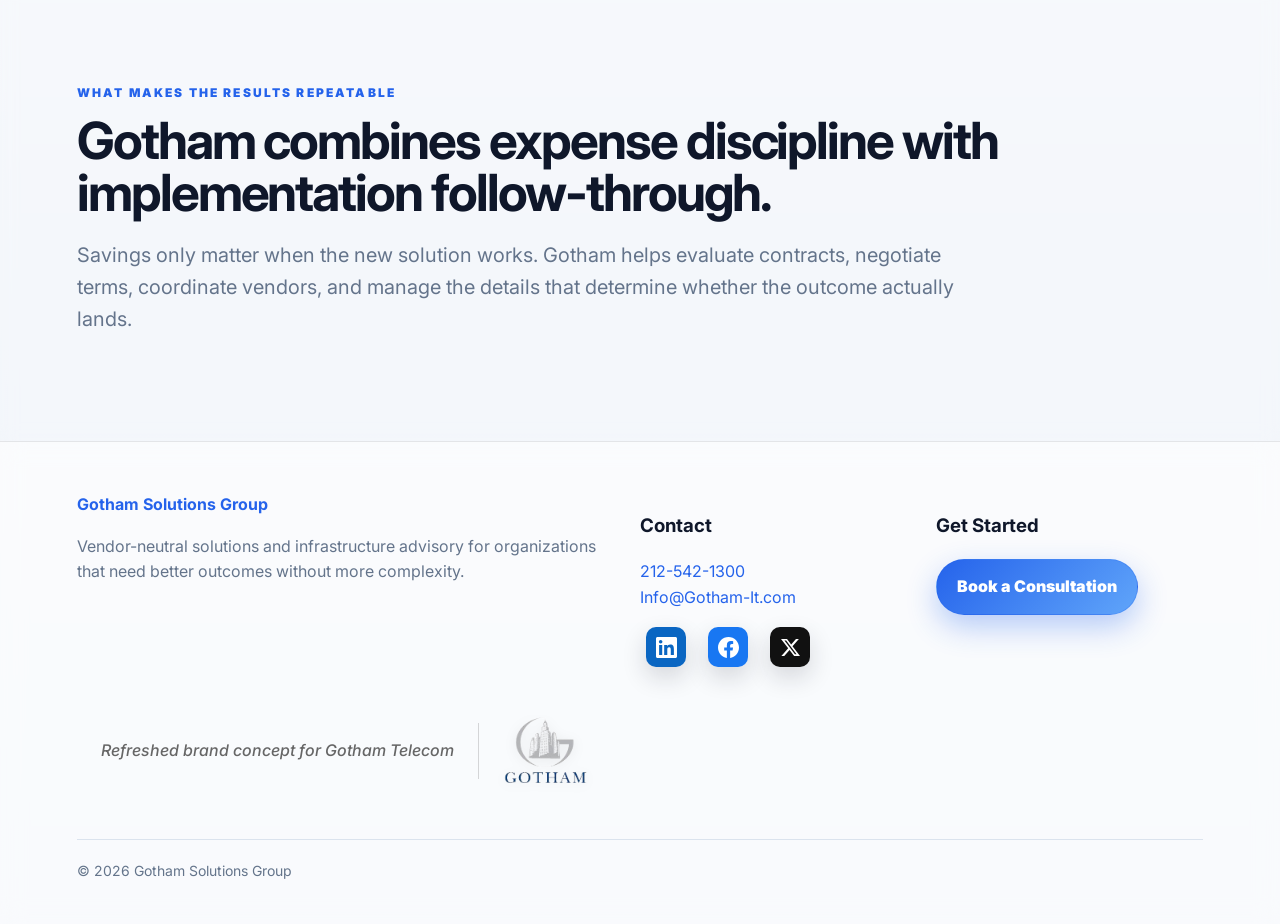
<file: case-studies.html>
<!DOCTYPE html><html lang="en"><head>
  <meta charset="UTF-8">
  <meta name="viewport" content="width=device-width, initial-scale=1.0">
  <title>Client Results | Gotham Solutions Group</title>
  <meta name="description" content="Client result snapshots for Gotham Solutions Group advisory, savings, sourcing, contract, and implementation work.">
  <link rel="canonical" href="https://gothamsolutionsgroup.com/case-studies.html">
  <meta name="theme-color" content="#0f172a">
  <meta name="application-name" content="Gotham Solutions Group">
  <meta name="apple-mobile-web-app-title" content="Gotham">

  <meta property="og:type" content="website">
  <meta property="og:site_name" content="Gotham Solutions Group">
  <meta property="og:title" content="Client Results | Gotham Solutions Group">
  <meta property="og:description" content="Client result snapshots for Gotham Solutions Group advisory, savings, sourcing, contract, and implementation work.">
  <meta property="og:url" content="https://gothamsolutionsgroup.com/case-studies.html">
  <meta property="og:image" content="https://gothamsolutionsgroup.com/assets/images/social-preview.png">
  <meta name="twitter:card" content="summary_large_image">
  <meta name="twitter:title" content="Client Results | Gotham Solutions Group">
  <meta name="twitter:description" content="Client result snapshots for Gotham Solutions Group advisory, savings, sourcing, contract, and implementation work.">
  <meta name="twitter:image" content="https://gothamsolutionsgroup.com/assets/images/social-preview.png">

  <link rel="icon" href="/favicon.ico" sizes="any">
  <link rel="icon" type="image/png" sizes="16x16" href="/favicon-16x16.png">
  <link rel="icon" type="image/png" sizes="32x32" href="/favicon-32x32.png">
  <link rel="apple-touch-icon" href="/apple-touch-icon.png">
  <link rel="manifest" href="/site.webmanifest">

  <link rel="preconnect" href="https://fonts.googleapis.com">
  <link rel="preconnect" href="https://fonts.gstatic.com" crossorigin>
  <link href="https://fonts.googleapis.com/css2?family=Inter:wght@400;500;600;700;800;900&display=swap" rel="stylesheet">
  <link rel="stylesheet" href="assets/styles.css">
</head><body>
<a class="skip-link" href="#main-content">Skip to main content</a><header class="site-header" id="top">
  <a class="brand logo-brand" href="index.html" aria-label="Gotham Solutions Group home">
    <img src="assets/images/gotham-solutions-group-logo.png" alt="Gotham Solutions Group" class="site-logo" decoding="async">
  </a>
  <button class="menu-toggle" aria-label="Open navigation" aria-expanded="false">☰</button>
  <nav class="nav" aria-label="Primary navigation">
    <a href="tel:12125421300" class="nav-cta phone-cta">📞 212-542-1300</a>
    <a href="services.html">Expense Reduction Strategy</a>
    <a href="case-studies.html">Infrastructure Design</a>
    <a href="about.html">Managed Services</a>
  </nav>
</header><main id="main-content"><section class="page-hero"><p class="eyebrow">Results</p><h1>Proof points that position Gotham as a practical, accountable technology partner.</h1><p>Use these as case-study style snapshots. They can be expanded later with client names, industries, timelines, and before/after metrics.</p></section><section class="section case-grid"><article><span>$3.75M</span><h2>Refund and credit recovery</h2><p>Negotiation and audit work helped identify substantial credits and refunds while improving vendor accountability.</p></article><article><span>$250K+</span><h2>Real estate cost reduction</h2><p>Service review and contract optimization uncovered meaningful annual savings across technology and network services.</p></article><article><span>450+</span><h2>Contact center transition</h2><p>Vendor selection and migration support helped move a large agent environment toward a more scalable communications platform.</p></article><article><span>$300K+</span><h2>Recurring savings program</h2><p>Optimization work helped reduce annual spend while maintaining service continuity and operational performance.</p></article></section><section class="section dark-band"><p class="eyebrow">What makes the results repeatable</p><h2>Gotham combines expense discipline with implementation follow-through.</h2><p class="wide-copy">Savings only matter when the new solution works. Gotham helps evaluate contracts, negotiate terms, coordinate vendors, and manage the details that determine whether the outcome actually lands.</p></section></main><footer class="site-footer">
  <div>
    <a class="footer-brand" href="index.html">Gotham Solutions Group</a>
    <p>Vendor-neutral solutions and infrastructure advisory for organizations that need better outcomes without more complexity.</p>
  </div>
  <div>
    <h3>Contact</h3>
<p>
<a href="tel:12125421300">212-542-1300</a><br>
<a href="mailto:Info@Gotham-It.com">Info@Gotham-It.com</a>
</p>
<div class="social-links">
  <a href="https://www.linkedin.com/company/gotham-telecom-inc./" target="_blank" rel="noopener" class="social-btn"><svg class="social-svg" viewBox="0 0 24 24" aria-hidden="true"><path fill="currentColor" d="M20.45 20.45h-3.56v-5.57c0-1.33-.03-3.04-1.85-3.04-1.85 0-2.14 1.45-2.14 2.94v5.67H9.34V9h3.42v1.56h.05c.48-.9 1.64-1.85 3.37-1.85 3.6 0 4.27 2.37 4.27 5.46v6.28ZM5.32 7.43a2.06 2.06 0 1 1 0-4.12 2.06 2.06 0 0 1 0 4.12ZM7.1 20.45H3.54V9H7.1v11.45ZM22.23 0H1.77C.79 0 0 .77 0 1.72v20.56C0 23.23.79 24 1.77 24h20.46c.98 0 1.77-.77 1.77-1.72V1.72C24 .77 23.21 0 22.23 0Z"/></svg><span class="sr-only">LinkedIn</span></a>
  <a href="https://www.facebook.com/profile.php?id=100069526381285" target="_blank" rel="noopener" class="social-btn"><svg class="social-svg" viewBox="0 0 24 24" aria-hidden="true"><path fill="currentColor" d="M24 12.07C24 5.4 18.63 0 12 0S0 5.4 0 12.07C0 18.1 4.39 23.1 10.13 24v-8.44H7.08v-3.49h3.05V9.41c0-3.03 1.79-4.7 4.53-4.7 1.31 0 2.68.24 2.68.24v2.96h-1.51c-1.49 0-1.96.93-1.96 1.89v2.27h3.33l-.53 3.49h-2.8V24C19.61 23.1 24 18.1 24 12.07Z"/></svg><span class="sr-only">Facebook</span></a>
  <a href="https://x.com/GothamSolutions" target="_blank" rel="noopener" class="social-btn"><svg class="social-svg" viewBox="0 0 24 24" aria-hidden="true"><path fill="currentColor" d="M18.9 1.15h3.68l-8.04 9.19L24 22.85h-7.41l-5.8-7.59-6.64 7.59H.47l8.6-9.83L0 1.15h7.6l5.24 6.93 6.06-6.93Zm-1.29 19.5h2.04L6.49 3.23H4.3l13.31 17.42Z"/></svg><span class="sr-only">X</span></a>
</div>

  </div>
  <div><h3>Get Started</h3><a class="button primary" href="contact.html">Book a Consultation</a></div>
  
<div class="footer-brand-concept">
  <span>Refreshed brand concept for Gotham Telecom</span>
  <img src="assets/images/footer-gotham-logo.png" alt="Gotham Logo" class="footer-concept-logo" loading="lazy" decoding="async">
</div>
<p class="copyright">© 2026 Gotham Solutions Group</p>
</footer>
<script src="assets/script.js" defer></script>

<div class="gotham-ai-widget" aria-live="polite">
  <button class="gotham-ai-toggle" aria-label="Open Gotham Solutions Assistant">
    <span>AI</span>
  </button>
  <div class="gotham-ai-panel" role="dialog" aria-label="Gotham Solutions Assistant">
    <div class="gotham-ai-header">
      <strong>Gotham Solutions Assistant</strong>
      <button class="gotham-ai-close" aria-label="Close assistant">×</button>
    </div>
    <div class="gotham-ai-messages">
      <div class="gotham-ai-message bot">
        Hi — I can help you explore expense reduction, infrastructure design, and managed services. What would you like to improve?
      </div>
    </div>
    <div class="gotham-ai-quick">
      <button data-question="expense">Reduce expenses</button>
      <button data-question="infrastructure">Design infrastructure</button>
      <button data-question="managed">Managed services</button>
      <button data-question="contact">Talk to Gotham</button>
    </div>
    <form class="gotham-ai-form">
      <input type="text" placeholder="Ask a question..." aria-label="Ask a question">
      <button type="submit">Send</button>
    </form>
  </div>
</div>

</body></html>
</file>
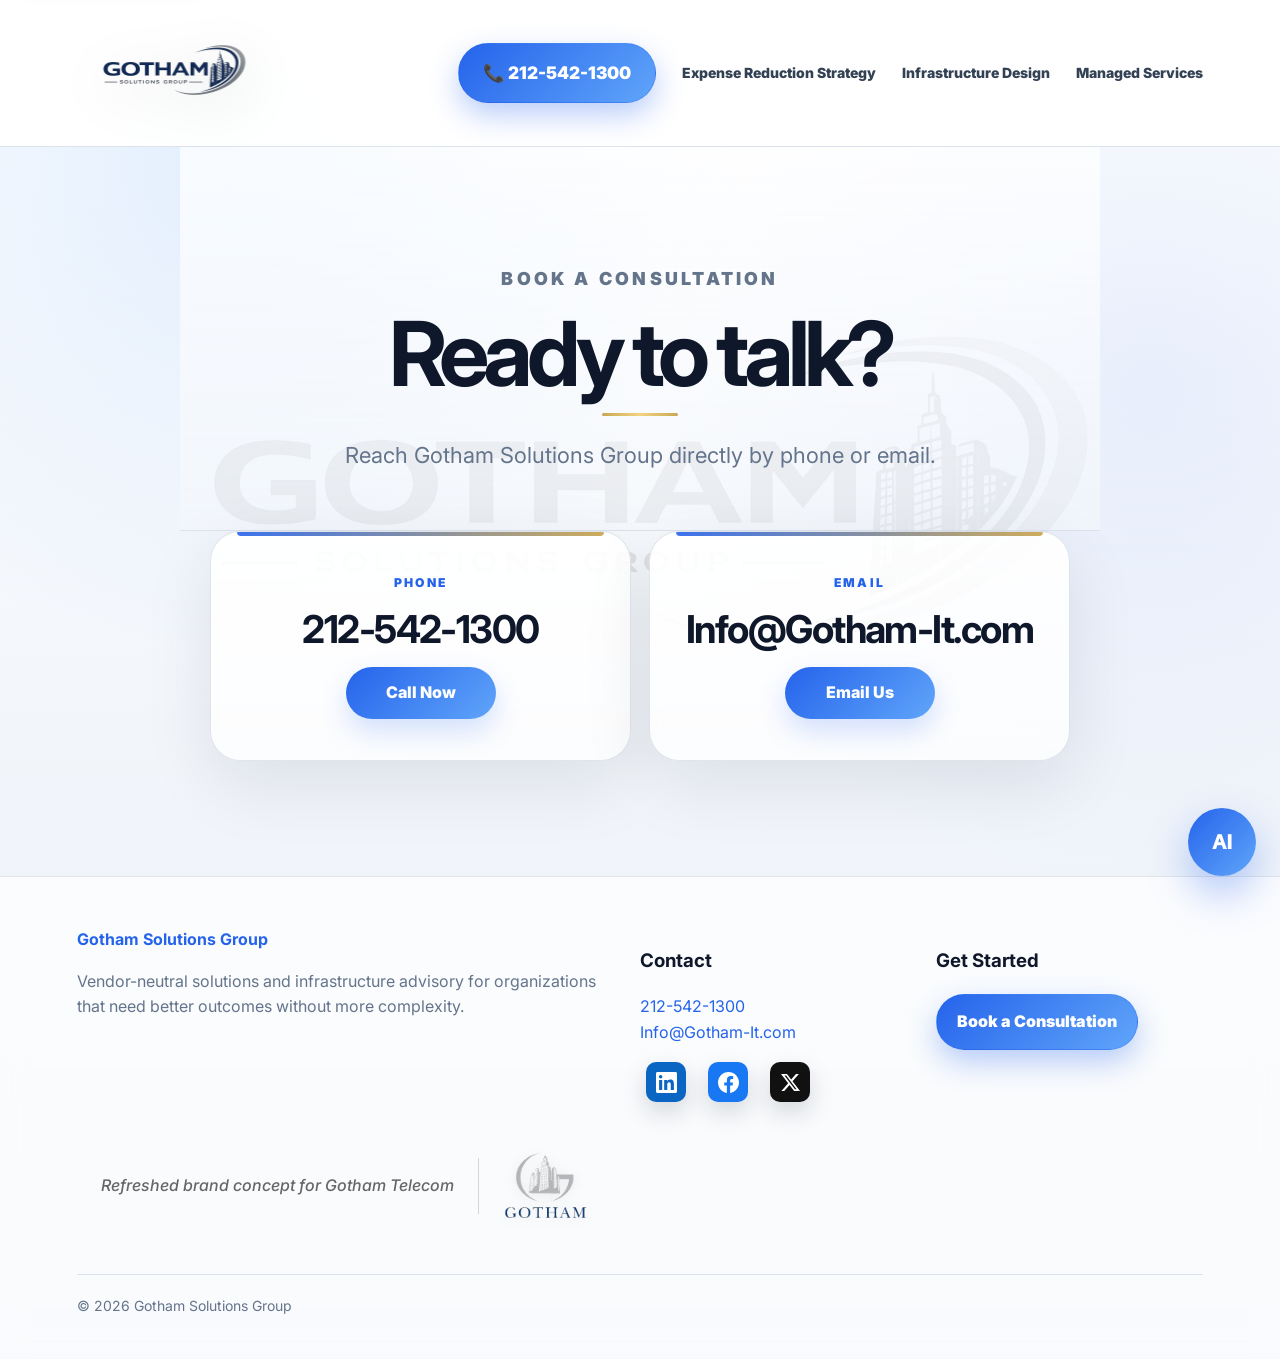
<file: contact.html>
<!DOCTYPE html><html lang="en"><head>
  <meta charset="UTF-8">
  <meta name="viewport" content="width=device-width, initial-scale=1.0">
  <title>Contact Gotham Solutions Group</title>
  <meta name="description" content="Contact Gotham Solutions Group to start a technology, vendor, contract, infrastructure, and cost review.">
  <link rel="canonical" href="https://gothamsolutionsgroup.com/contact.html">
  <meta name="theme-color" content="#0f172a">
  <meta name="application-name" content="Gotham Solutions Group">
  <meta name="apple-mobile-web-app-title" content="Gotham">

  <meta property="og:type" content="website">
  <meta property="og:site_name" content="Gotham Solutions Group">
  <meta property="og:title" content="Contact Gotham Solutions Group">
  <meta property="og:description" content="Contact Gotham Solutions Group to start a technology, vendor, contract, infrastructure, and cost review.">
  <meta property="og:url" content="https://gothamsolutionsgroup.com/contact.html">
  <meta property="og:image" content="https://gothamsolutionsgroup.com/assets/images/social-preview.png">
  <meta name="twitter:card" content="summary_large_image">
  <meta name="twitter:title" content="Contact Gotham Solutions Group">
  <meta name="twitter:description" content="Contact Gotham Solutions Group to start a technology, vendor, contract, infrastructure, and cost review.">
  <meta name="twitter:image" content="https://gothamsolutionsgroup.com/assets/images/social-preview.png">

  <link rel="icon" href="/favicon.ico" sizes="any">
  <link rel="icon" type="image/png" sizes="16x16" href="/favicon-16x16.png">
  <link rel="icon" type="image/png" sizes="32x32" href="/favicon-32x32.png">
  <link rel="apple-touch-icon" href="/apple-touch-icon.png">
  <link rel="manifest" href="/site.webmanifest">

  <link rel="preconnect" href="https://fonts.googleapis.com">
  <link rel="preconnect" href="https://fonts.gstatic.com" crossorigin>
  <link href="https://fonts.googleapis.com/css2?family=Inter:wght@400;500;600;700;800;900&display=swap" rel="stylesheet">
  <link rel="stylesheet" href="assets/styles.css">
</head><body>
<a class="skip-link" href="#main-content">Skip to main content</a><header class="site-header" id="top">
  <a class="brand logo-brand" href="index.html" aria-label="Gotham Solutions Group home">
    <img src="assets/images/gotham-solutions-group-logo.png" alt="Gotham Solutions Group" class="site-logo" decoding="async">
  </a>
  <button class="menu-toggle" aria-label="Open navigation" aria-expanded="false">☰</button>
  <nav class="nav" aria-label="Primary navigation">
    <a href="tel:12125421300" class="nav-cta phone-cta">📞 212-542-1300</a>
    <a href="services.html">Expense Reduction Strategy</a>
    <a href="case-studies.html">Infrastructure Design</a>
    <a href="about.html">Managed Services</a>
  </nav>
</header><main id="main-content">
  <section class="page-hero contact-hero clean-contact-hero">
    <p class="eyebrow">Book a Consultation</p>
    <h1>Ready to talk?</h1>
    <span class="contact-accent-line clean-contact-line" aria-hidden="true"></span>
    <p>Reach Gotham Solutions Group directly by phone or email.</p>
  </section>

  <section class="section clean-contact-section" aria-label="Contact Gotham Solutions Group">
    <div class="clean-contact-card">
      <a class="clean-contact-method" href="tel:12125421300" aria-label="Call Gotham Solutions Group">
        <span class="clean-contact-label">Phone</span>
        <strong>212-542-1300</strong>
        <span class="clean-contact-action">Call Now</span>
      </a>
      <a class="clean-contact-method" href="mailto:Info@Gotham-It.com" aria-label="Email Gotham Solutions Group">
        <span class="clean-contact-label">Email</span>
        <strong>Info@Gotham-It.com</strong>
        <span class="clean-contact-action">Email Us</span>
      </a>
    </div>
  </section>
</main><footer class="site-footer">
  <div>
    <a class="footer-brand" href="index.html">Gotham Solutions Group</a>
    <p>Vendor-neutral solutions and infrastructure advisory for organizations that need better outcomes without more complexity.</p>
  </div>
  <div>
    <h3>Contact</h3>
<p>
<a href="tel:12125421300">212-542-1300</a><br>
<a href="mailto:Info@Gotham-It.com">Info@Gotham-It.com</a>
</p>
<div class="social-links">
  <a href="https://www.linkedin.com/company/gotham-telecom-inc./" target="_blank" rel="noopener" class="social-btn"><svg class="social-svg" viewBox="0 0 24 24" aria-hidden="true"><path fill="currentColor" d="M20.45 20.45h-3.56v-5.57c0-1.33-.03-3.04-1.85-3.04-1.85 0-2.14 1.45-2.14 2.94v5.67H9.34V9h3.42v1.56h.05c.48-.9 1.64-1.85 3.37-1.85 3.6 0 4.27 2.37 4.27 5.46v6.28ZM5.32 7.43a2.06 2.06 0 1 1 0-4.12 2.06 2.06 0 0 1 0 4.12ZM7.1 20.45H3.54V9H7.1v11.45ZM22.23 0H1.77C.79 0 0 .77 0 1.72v20.56C0 23.23.79 24 1.77 24h20.46c.98 0 1.77-.77 1.77-1.72V1.72C24 .77 23.21 0 22.23 0Z"/></svg><span class="sr-only">LinkedIn</span></a>
  <a href="https://www.facebook.com/profile.php?id=100069526381285" target="_blank" rel="noopener" class="social-btn"><svg class="social-svg" viewBox="0 0 24 24" aria-hidden="true"><path fill="currentColor" d="M24 12.07C24 5.4 18.63 0 12 0S0 5.4 0 12.07C0 18.1 4.39 23.1 10.13 24v-8.44H7.08v-3.49h3.05V9.41c0-3.03 1.79-4.7 4.53-4.7 1.31 0 2.68.24 2.68.24v2.96h-1.51c-1.49 0-1.96.93-1.96 1.89v2.27h3.33l-.53 3.49h-2.8V24C19.61 23.1 24 18.1 24 12.07Z"/></svg><span class="sr-only">Facebook</span></a>
  <a href="https://x.com/GothamSolutions" target="_blank" rel="noopener" class="social-btn"><svg class="social-svg" viewBox="0 0 24 24" aria-hidden="true"><path fill="currentColor" d="M18.9 1.15h3.68l-8.04 9.19L24 22.85h-7.41l-5.8-7.59-6.64 7.59H.47l8.6-9.83L0 1.15h7.6l5.24 6.93 6.06-6.93Zm-1.29 19.5h2.04L6.49 3.23H4.3l13.31 17.42Z"/></svg><span class="sr-only">X</span></a>
</div>

  </div>
  <div><h3>Get Started</h3><a class="button primary" href="contact.html">Book a Consultation</a></div>
  
<div class="footer-brand-concept">
  <span>Refreshed brand concept for Gotham Telecom</span>
  <img src="assets/images/footer-gotham-logo.png" alt="Gotham Logo" class="footer-concept-logo" loading="lazy" decoding="async">
</div>
<p class="copyright">© 2026 Gotham Solutions Group</p>
</footer>
<script src="assets/script.js" defer></script>

<div class="gotham-ai-widget" aria-live="polite">
  <button class="gotham-ai-toggle" aria-label="Open Gotham Solutions Assistant">
    <span>AI</span>
  </button>
  <div class="gotham-ai-panel" role="dialog" aria-label="Gotham Solutions Assistant">
    <div class="gotham-ai-header">
      <strong>Gotham Solutions Assistant</strong>
      <button class="gotham-ai-close" aria-label="Close assistant">×</button>
    </div>
    <div class="gotham-ai-messages">
      <div class="gotham-ai-message bot">
        Hi — I can help you explore expense reduction, infrastructure design, and managed services. What would you like to improve?
      </div>
    </div>
    <div class="gotham-ai-quick">
      <button data-question="expense">Reduce expenses</button>
      <button data-question="infrastructure">Design infrastructure</button>
      <button data-question="managed">Managed services</button>
      <button data-question="contact">Talk to Gotham</button>
    </div>
    <form class="gotham-ai-form">
      <input type="text" placeholder="Ask a question..." aria-label="Ask a question">
      <button type="submit">Send</button>
    </form>
  </div>
</div>

</body></html>
</file>
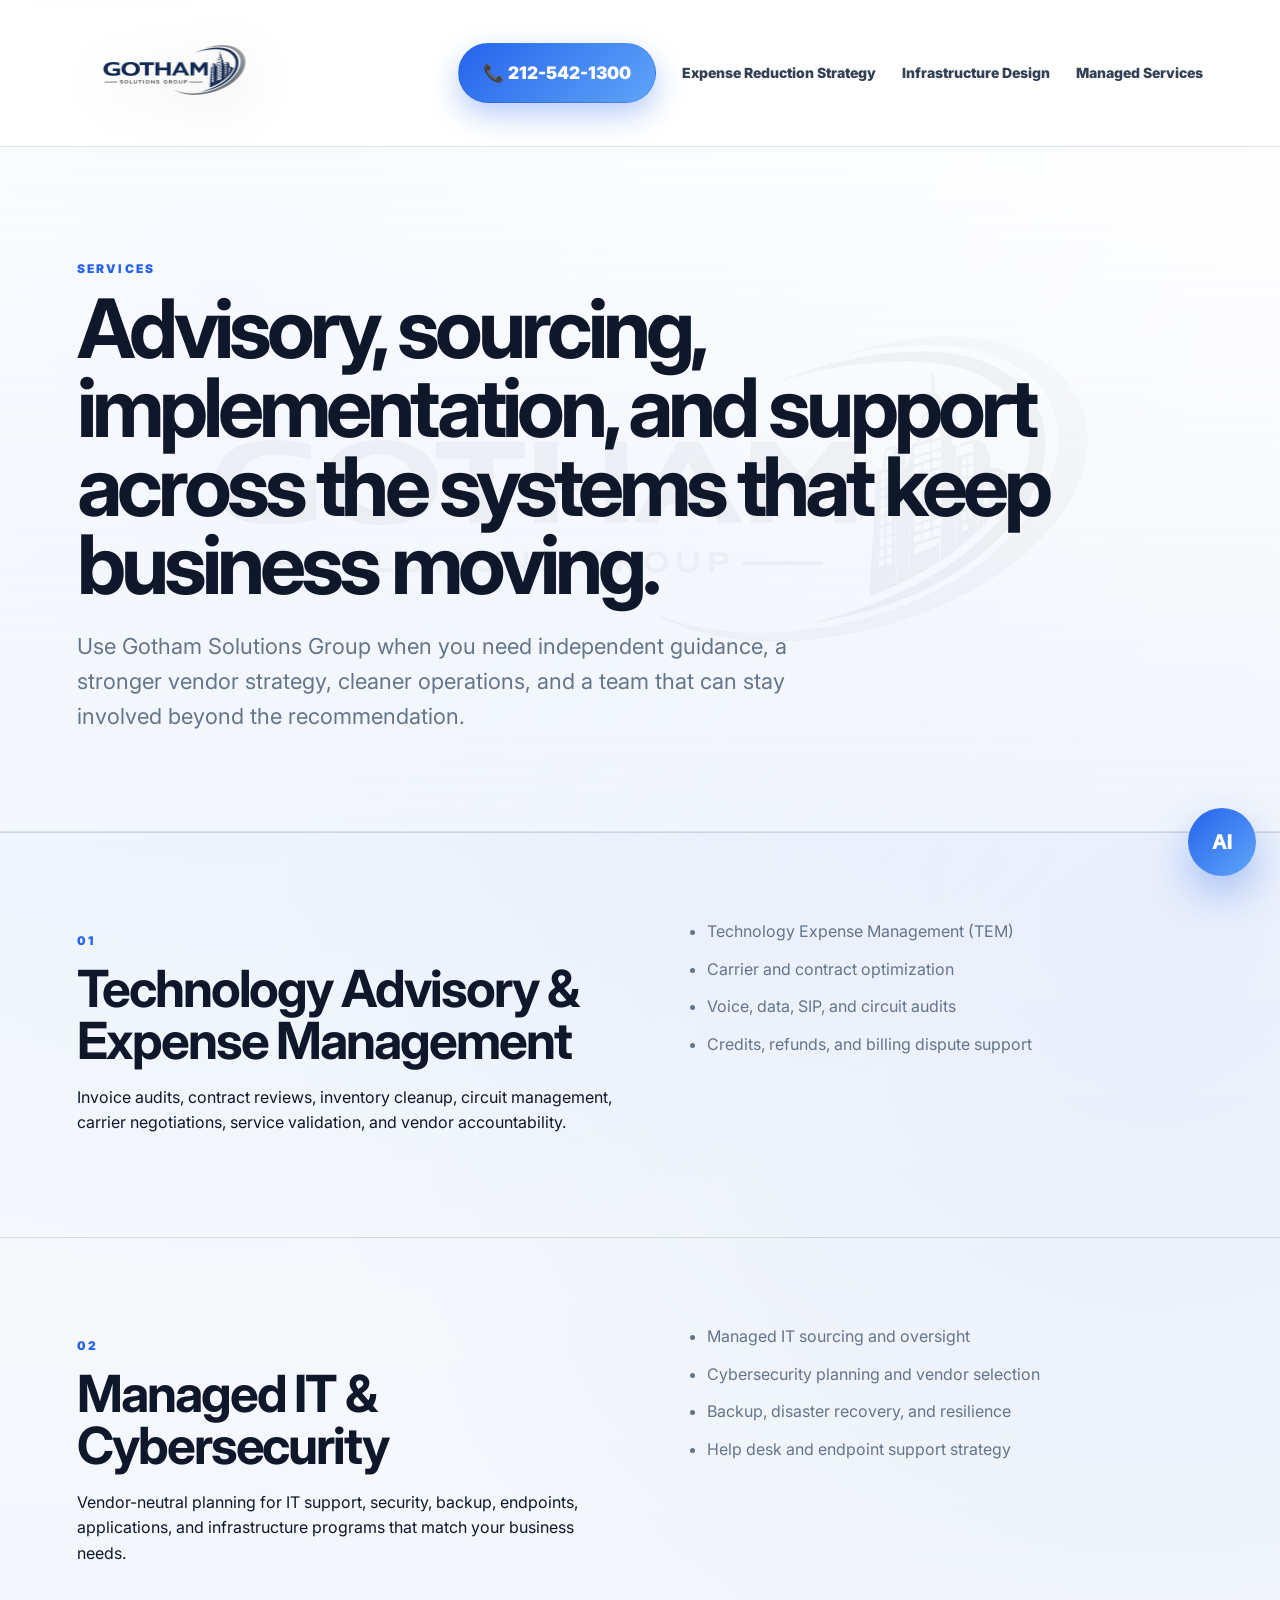
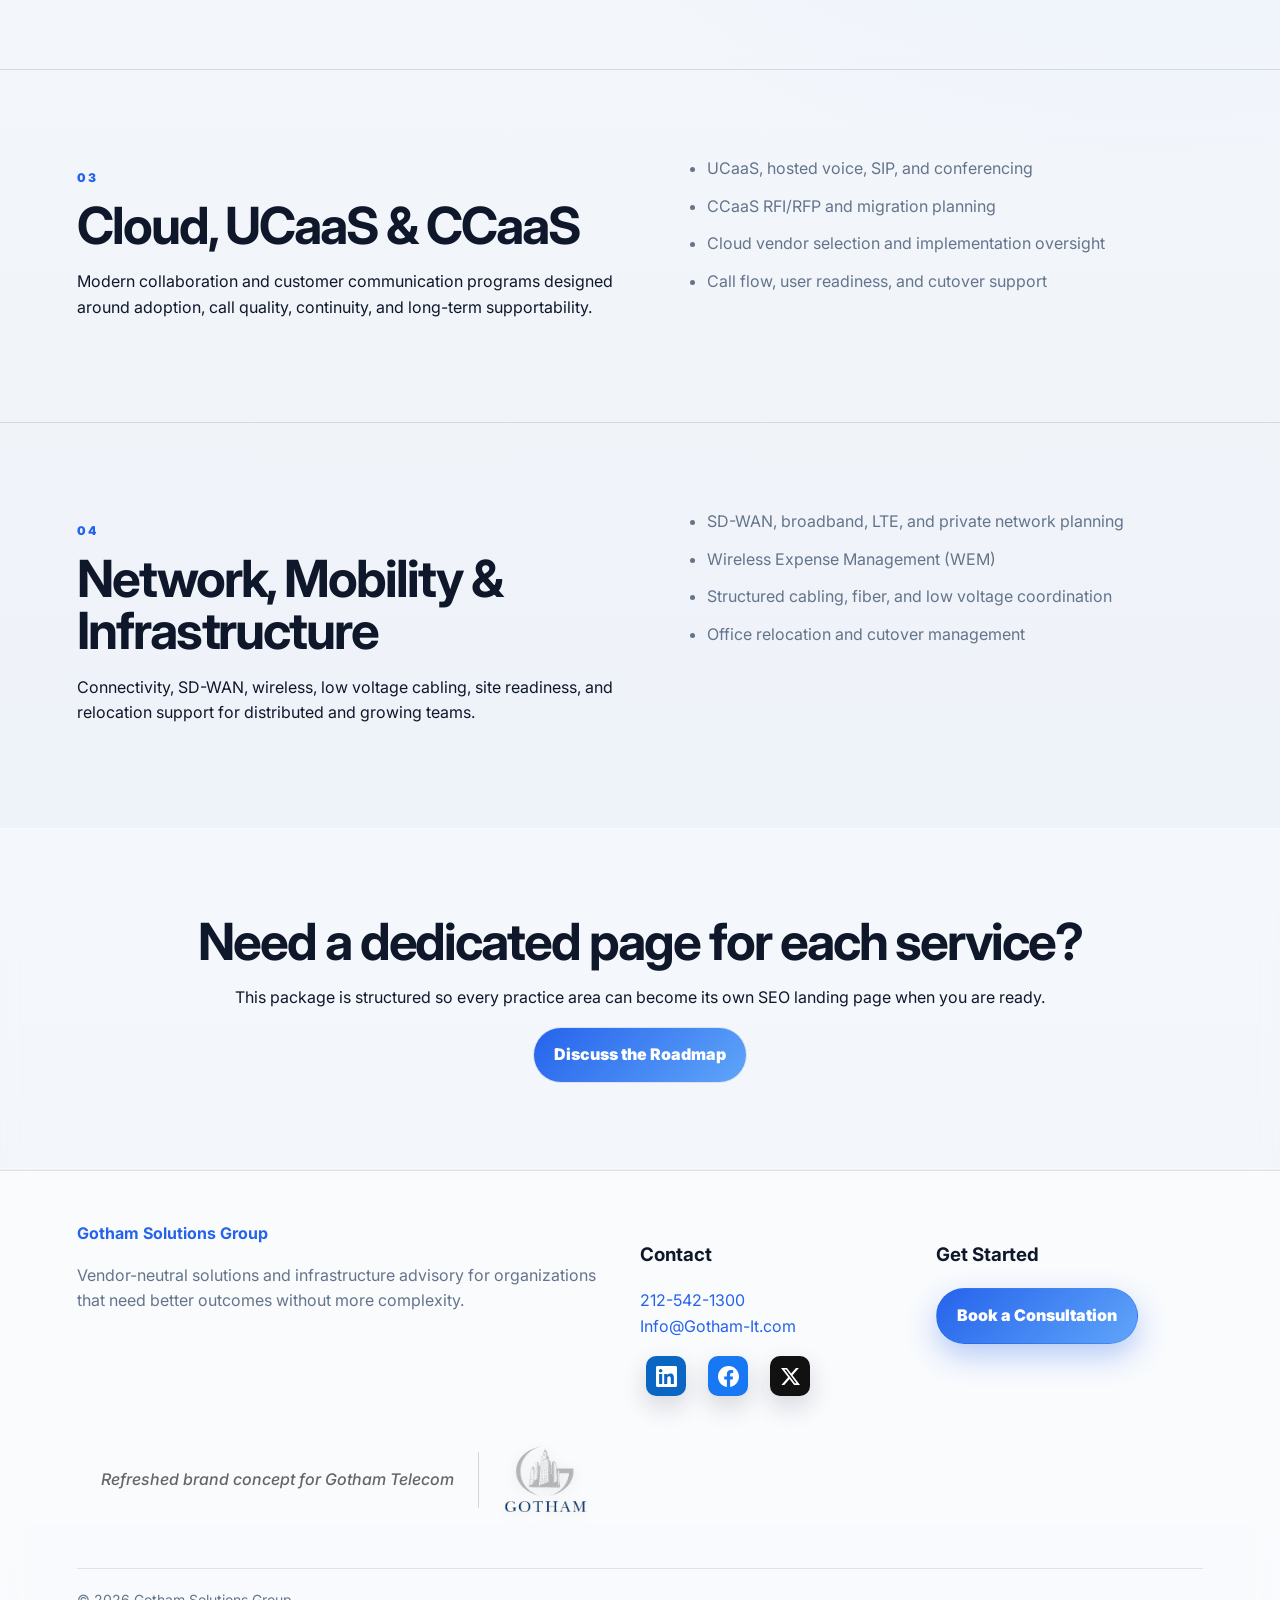
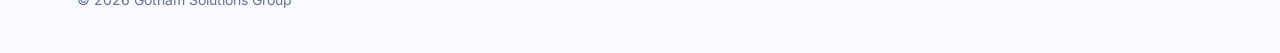
<file: services.html>
<!DOCTYPE html><html lang="en"><head>
  <meta charset="UTF-8">
  <meta name="viewport" content="width=device-width, initial-scale=1.0">
  <title>Services | Gotham Solutions Group</title>
  <meta name="description" content="Technology expense management, managed IT sourcing, cybersecurity planning, cloud communications, SD-WAN, mobility, and infrastructure advisory.">
  <link rel="canonical" href="https://gothamsolutionsgroup.com/services.html">
  <meta name="theme-color" content="#0f172a">
  <meta name="application-name" content="Gotham Solutions Group">
  <meta name="apple-mobile-web-app-title" content="Gotham">

  <meta property="og:type" content="website">
  <meta property="og:site_name" content="Gotham Solutions Group">
  <meta property="og:title" content="Services | Gotham Solutions Group">
  <meta property="og:description" content="Technology expense management, managed IT sourcing, cybersecurity planning, cloud communications, SD-WAN, mobility, and infrastructure advisory.">
  <meta property="og:url" content="https://gothamsolutionsgroup.com/services.html">
  <meta property="og:image" content="https://gothamsolutionsgroup.com/assets/images/social-preview.png">
  <meta name="twitter:card" content="summary_large_image">
  <meta name="twitter:title" content="Services | Gotham Solutions Group">
  <meta name="twitter:description" content="Technology expense management, managed IT sourcing, cybersecurity planning, cloud communications, SD-WAN, mobility, and infrastructure advisory.">
  <meta name="twitter:image" content="https://gothamsolutionsgroup.com/assets/images/social-preview.png">

  <link rel="icon" href="/favicon.ico" sizes="any">
  <link rel="icon" type="image/png" sizes="16x16" href="/favicon-16x16.png">
  <link rel="icon" type="image/png" sizes="32x32" href="/favicon-32x32.png">
  <link rel="apple-touch-icon" href="/apple-touch-icon.png">
  <link rel="manifest" href="/site.webmanifest">

  <link rel="preconnect" href="https://fonts.googleapis.com">
  <link rel="preconnect" href="https://fonts.gstatic.com" crossorigin>
  <link href="https://fonts.googleapis.com/css2?family=Inter:wght@400;500;600;700;800;900&display=swap" rel="stylesheet">
  <link rel="stylesheet" href="assets/styles.css">
</head><body>
<a class="skip-link" href="#main-content">Skip to main content</a><header class="site-header" id="top">
  <a class="brand logo-brand" href="index.html" aria-label="Gotham Solutions Group home">
    <img src="assets/images/gotham-solutions-group-logo.png" alt="Gotham Solutions Group" class="site-logo" decoding="async">
  </a>
  <button class="menu-toggle" aria-label="Open navigation" aria-expanded="false">☰</button>
  <nav class="nav" aria-label="Primary navigation">
    <a href="tel:12125421300" class="nav-cta phone-cta">📞 212-542-1300</a>
    <a href="services.html">Expense Reduction Strategy</a>
    <a href="case-studies.html">Infrastructure Design</a>
    <a href="about.html">Managed Services</a>
  </nav>
</header><main id="main-content"><section class="page-hero"><p class="eyebrow">Services</p><h1>Advisory, sourcing, implementation, and support across the systems that keep business moving.</h1><p>Use Gotham Solutions Group when you need independent guidance, a stronger vendor strategy, cleaner operations, and a team that can stay involved beyond the recommendation.</p></section>
<section class="section service-detail" id="tem"><div><p class="eyebrow">01</p><h2>Technology Advisory & Expense Management</h2><p>Invoice audits, contract reviews, inventory cleanup, circuit management, carrier negotiations, service validation, and vendor accountability.</p></div><ul><li>Technology Expense Management (TEM)</li><li>Carrier and contract optimization</li><li>Voice, data, SIP, and circuit audits</li><li>Credits, refunds, and billing dispute support</li></ul></section>
<section class="section service-detail" id="managed-it"><div><p class="eyebrow">02</p><h2>Managed IT & Cybersecurity</h2><p>Vendor-neutral planning for IT support, security, backup, endpoints, applications, and infrastructure programs that match your business needs.</p></div><ul><li>Managed IT sourcing and oversight</li><li>Cybersecurity planning and vendor selection</li><li>Backup, disaster recovery, and resilience</li><li>Help desk and endpoint support strategy</li></ul></section>
<section class="section service-detail" id="cloud"><div><p class="eyebrow">03</p><h2>Cloud, UCaaS & CCaaS</h2><p>Modern collaboration and customer communication programs designed around adoption, call quality, continuity, and long-term supportability.</p></div><ul><li>UCaaS, hosted voice, SIP, and conferencing</li><li>CCaaS RFI/RFP and migration planning</li><li>Cloud vendor selection and implementation oversight</li><li>Call flow, user readiness, and cutover support</li></ul></section>
<section class="section service-detail" id="network"><div><p class="eyebrow">04</p><h2>Network, Mobility & Infrastructure</h2><p>Connectivity, SD-WAN, wireless, low voltage cabling, site readiness, and relocation support for distributed and growing teams.</p></div><ul><li>SD-WAN, broadband, LTE, and private network planning</li><li>Wireless Expense Management (WEM)</li><li>Structured cabling, fiber, and low voltage coordination</li><li>Office relocation and cutover management</li></ul></section>
<section class="section final-cta"><h2>Need a dedicated page for each service?</h2><p>This package is structured so every practice area can become its own SEO landing page when you are ready.</p><a class="button primary" href="contact.html">Discuss the Roadmap</a></section></main><footer class="site-footer">
  <div>
    <a class="footer-brand" href="index.html">Gotham Solutions Group</a>
    <p>Vendor-neutral solutions and infrastructure advisory for organizations that need better outcomes without more complexity.</p>
  </div>
  <div>
    <h3>Contact</h3>
<p>
<a href="tel:12125421300">212-542-1300</a><br>
<a href="mailto:Info@Gotham-It.com">Info@Gotham-It.com</a>
</p>
<div class="social-links">
  <a href="https://www.linkedin.com/company/gotham-telecom-inc./" target="_blank" rel="noopener" class="social-btn"><svg class="social-svg" viewBox="0 0 24 24" aria-hidden="true"><path fill="currentColor" d="M20.45 20.45h-3.56v-5.57c0-1.33-.03-3.04-1.85-3.04-1.85 0-2.14 1.45-2.14 2.94v5.67H9.34V9h3.42v1.56h.05c.48-.9 1.64-1.85 3.37-1.85 3.6 0 4.27 2.37 4.27 5.46v6.28ZM5.32 7.43a2.06 2.06 0 1 1 0-4.12 2.06 2.06 0 0 1 0 4.12ZM7.1 20.45H3.54V9H7.1v11.45ZM22.23 0H1.77C.79 0 0 .77 0 1.72v20.56C0 23.23.79 24 1.77 24h20.46c.98 0 1.77-.77 1.77-1.72V1.72C24 .77 23.21 0 22.23 0Z"/></svg><span class="sr-only">LinkedIn</span></a>
  <a href="https://www.facebook.com/profile.php?id=100069526381285" target="_blank" rel="noopener" class="social-btn"><svg class="social-svg" viewBox="0 0 24 24" aria-hidden="true"><path fill="currentColor" d="M24 12.07C24 5.4 18.63 0 12 0S0 5.4 0 12.07C0 18.1 4.39 23.1 10.13 24v-8.44H7.08v-3.49h3.05V9.41c0-3.03 1.79-4.7 4.53-4.7 1.31 0 2.68.24 2.68.24v2.96h-1.51c-1.49 0-1.96.93-1.96 1.89v2.27h3.33l-.53 3.49h-2.8V24C19.61 23.1 24 18.1 24 12.07Z"/></svg><span class="sr-only">Facebook</span></a>
  <a href="https://x.com/GothamSolutions" target="_blank" rel="noopener" class="social-btn"><svg class="social-svg" viewBox="0 0 24 24" aria-hidden="true"><path fill="currentColor" d="M18.9 1.15h3.68l-8.04 9.19L24 22.85h-7.41l-5.8-7.59-6.64 7.59H.47l8.6-9.83L0 1.15h7.6l5.24 6.93 6.06-6.93Zm-1.29 19.5h2.04L6.49 3.23H4.3l13.31 17.42Z"/></svg><span class="sr-only">X</span></a>
</div>

  </div>
  <div><h3>Get Started</h3><a class="button primary" href="contact.html">Book a Consultation</a></div>
  
<div class="footer-brand-concept">
  <span>Refreshed brand concept for Gotham Telecom</span>
  <img src="assets/images/footer-gotham-logo.png" alt="Gotham Logo" class="footer-concept-logo" loading="lazy" decoding="async">
</div>
<p class="copyright">© 2026 Gotham Solutions Group</p>
</footer>
<script src="assets/script.js" defer></script>

<div class="gotham-ai-widget" aria-live="polite">
  <button class="gotham-ai-toggle" aria-label="Open Gotham Solutions Assistant">
    <span>AI</span>
  </button>
  <div class="gotham-ai-panel" role="dialog" aria-label="Gotham Solutions Assistant">
    <div class="gotham-ai-header">
      <strong>Gotham Solutions Assistant</strong>
      <button class="gotham-ai-close" aria-label="Close assistant">×</button>
    </div>
    <div class="gotham-ai-messages">
      <div class="gotham-ai-message bot">
        Hi — I can help you explore expense reduction, infrastructure design, and managed services. What would you like to improve?
      </div>
    </div>
    <div class="gotham-ai-quick">
      <button data-question="expense">Reduce expenses</button>
      <button data-question="infrastructure">Design infrastructure</button>
      <button data-question="managed">Managed services</button>
      <button data-question="contact">Talk to Gotham</button>
    </div>
    <form class="gotham-ai-form">
      <input type="text" placeholder="Ask a question..." aria-label="Ask a question">
      <button type="submit">Send</button>
    </form>
  </div>
</div>

</body></html>
</file>
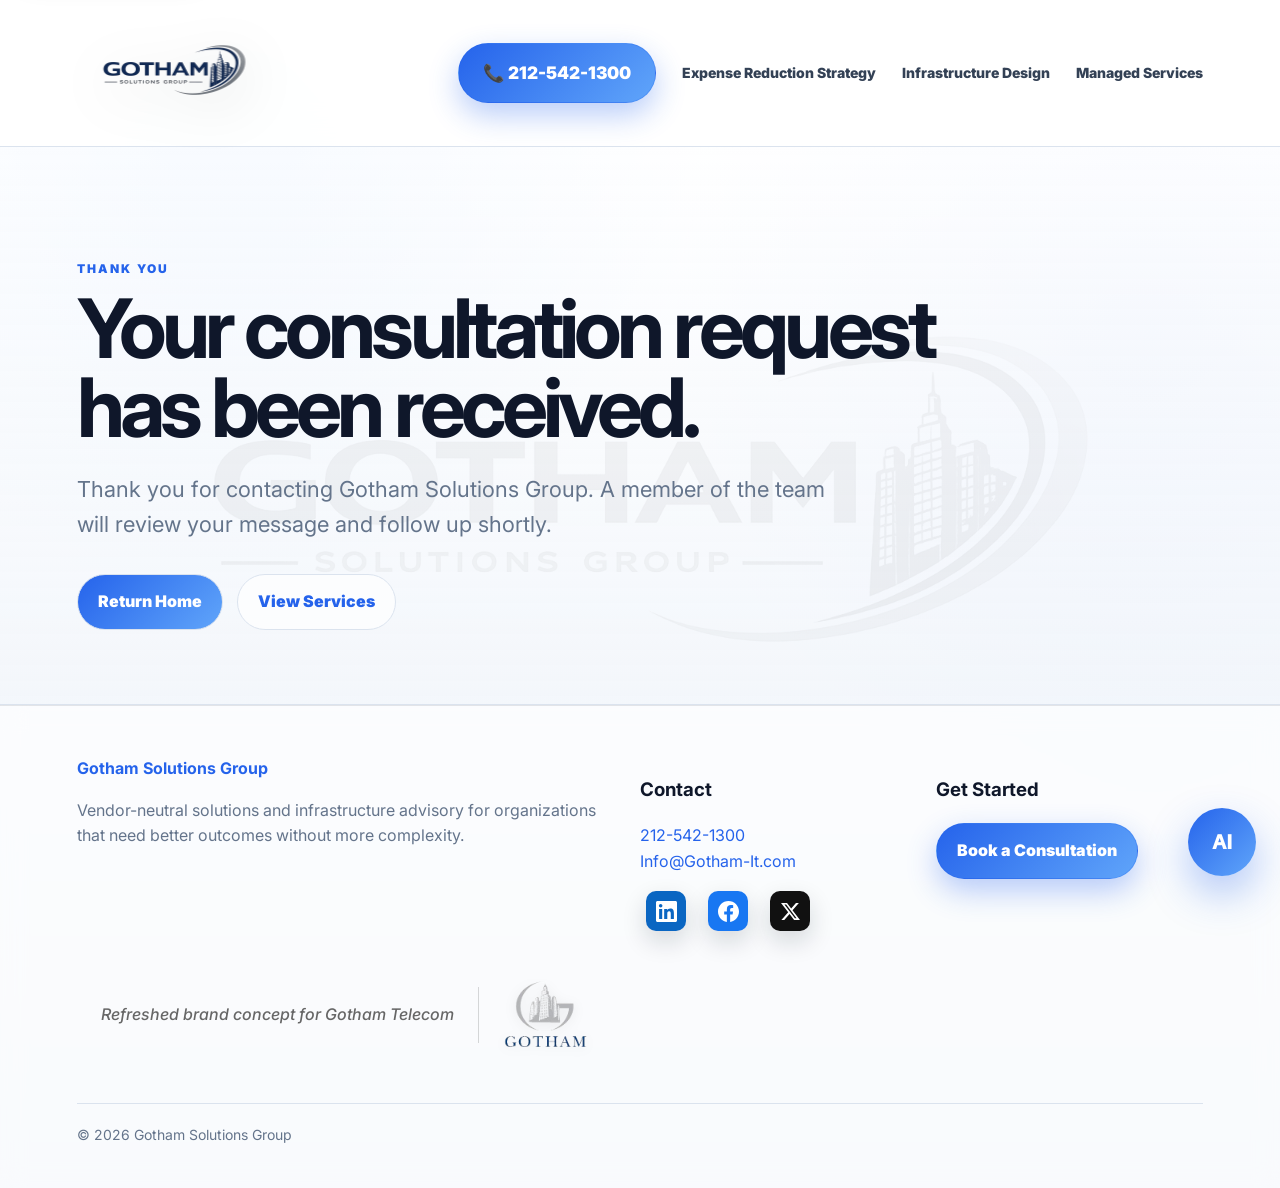
<file: thank-you.html>
<!DOCTYPE html><html lang="en"><head>
  <meta charset="UTF-8">
  <meta name="viewport" content="width=device-width, initial-scale=1.0">
  <title>Thank You | Gotham Solutions Group</title>
  <meta name="description" content="Thank you for contacting Gotham Solutions Group.">
  <link rel="canonical" href="https://gothamsolutionsgroup.com/contact.html">
  <meta name="theme-color" content="#0f172a">
  <meta name="application-name" content="Gotham Solutions Group">
  <meta name="apple-mobile-web-app-title" content="Gotham">

  <meta property="og:type" content="website">
  <meta property="og:site_name" content="Gotham Solutions Group">
  <meta property="og:title" content="Contact Gotham Solutions Group">
  <meta property="og:description" content="Thank you for contacting Gotham Solutions Group.">
  <meta property="og:url" content="https://gothamsolutionsgroup.com/contact.html">
  <meta property="og:image" content="https://gothamsolutionsgroup.com/assets/images/social-preview.png">
  <meta name="twitter:card" content="summary_large_image">
  <meta name="twitter:title" content="Contact Gotham Solutions Group">
  <meta name="twitter:description" content="Thank you for contacting Gotham Solutions Group.">
  <meta name="twitter:image" content="https://gothamsolutionsgroup.com/assets/images/social-preview.png">

  <link rel="icon" href="/favicon.ico" sizes="any">
  <link rel="icon" type="image/png" sizes="16x16" href="/favicon-16x16.png">
  <link rel="icon" type="image/png" sizes="32x32" href="/favicon-32x32.png">
  <link rel="apple-touch-icon" href="/apple-touch-icon.png">
  <link rel="manifest" href="/site.webmanifest">

  <link rel="preconnect" href="https://fonts.googleapis.com">
  <link rel="preconnect" href="https://fonts.gstatic.com" crossorigin>
  <link href="https://fonts.googleapis.com/css2?family=Inter:wght@400;500;600;700;800;900&display=swap" rel="stylesheet">
  <link rel="stylesheet" href="assets/styles.css">
</head><body>
<a class="skip-link" href="#main-content">Skip to main content</a><header class="site-header" id="top">
  <a class="brand logo-brand" href="index.html" aria-label="Gotham Solutions Group home">
    <img src="assets/images/gotham-solutions-group-logo.png" alt="Gotham Solutions Group" class="site-logo" decoding="async">
  </a>
  <button class="menu-toggle" aria-label="Open navigation" aria-expanded="false">☰</button>
  <nav class="nav" aria-label="Primary navigation">
    <a href="tel:12125421300" class="nav-cta phone-cta">📞 212-542-1300</a>
    <a href="services.html">Expense Reduction Strategy</a>
    <a href="case-studies.html">Infrastructure Design</a>
    <a href="about.html">Managed Services</a>
  </nav>
</header><main id="main-content"><section class="page-hero contact-hero"><p class="eyebrow">Thank You</p><h1>Your consultation request has been received.</h1><p>Thank you for contacting Gotham Solutions Group. A member of the team will review your message and follow up shortly.</p><div class="hero-actions"><a class="button primary" href="index.html">Return Home</a><a class="button secondary" href="services.html">View Services</a></div></section></main><footer class="site-footer">
  <div>
    <a class="footer-brand" href="index.html">Gotham Solutions Group</a>
    <p>Vendor-neutral solutions and infrastructure advisory for organizations that need better outcomes without more complexity.</p>
  </div>
  <div>
    <h3>Contact</h3>
<p>
<a href="tel:12125421300">212-542-1300</a><br>
<a href="mailto:Info@Gotham-It.com">Info@Gotham-It.com</a>
</p>
<div class="social-links">
  <a href="https://www.linkedin.com/company/gotham-telecom-inc./" target="_blank" rel="noopener" class="social-btn"><svg class="social-svg" viewBox="0 0 24 24" aria-hidden="true"><path fill="currentColor" d="M20.45 20.45h-3.56v-5.57c0-1.33-.03-3.04-1.85-3.04-1.85 0-2.14 1.45-2.14 2.94v5.67H9.34V9h3.42v1.56h.05c.48-.9 1.64-1.85 3.37-1.85 3.6 0 4.27 2.37 4.27 5.46v6.28ZM5.32 7.43a2.06 2.06 0 1 1 0-4.12 2.06 2.06 0 0 1 0 4.12ZM7.1 20.45H3.54V9H7.1v11.45ZM22.23 0H1.77C.79 0 0 .77 0 1.72v20.56C0 23.23.79 24 1.77 24h20.46c.98 0 1.77-.77 1.77-1.72V1.72C24 .77 23.21 0 22.23 0Z"/></svg><span class="sr-only">LinkedIn</span></a>
  <a href="https://www.facebook.com/profile.php?id=100069526381285" target="_blank" rel="noopener" class="social-btn"><svg class="social-svg" viewBox="0 0 24 24" aria-hidden="true"><path fill="currentColor" d="M24 12.07C24 5.4 18.63 0 12 0S0 5.4 0 12.07C0 18.1 4.39 23.1 10.13 24v-8.44H7.08v-3.49h3.05V9.41c0-3.03 1.79-4.7 4.53-4.7 1.31 0 2.68.24 2.68.24v2.96h-1.51c-1.49 0-1.96.93-1.96 1.89v2.27h3.33l-.53 3.49h-2.8V24C19.61 23.1 24 18.1 24 12.07Z"/></svg><span class="sr-only">Facebook</span></a>
  <a href="https://x.com/GothamSolutions" target="_blank" rel="noopener" class="social-btn"><svg class="social-svg" viewBox="0 0 24 24" aria-hidden="true"><path fill="currentColor" d="M18.9 1.15h3.68l-8.04 9.19L24 22.85h-7.41l-5.8-7.59-6.64 7.59H.47l8.6-9.83L0 1.15h7.6l5.24 6.93 6.06-6.93Zm-1.29 19.5h2.04L6.49 3.23H4.3l13.31 17.42Z"/></svg><span class="sr-only">X</span></a>
</div>

  </div>
  <div><h3>Get Started</h3><a class="button primary" href="contact.html">Book a Consultation</a></div>
  
<div class="footer-brand-concept">
  <span>Refreshed brand concept for Gotham Telecom</span>
  <img src="assets/images/footer-gotham-logo.png" alt="Gotham Logo" class="footer-concept-logo" loading="lazy" decoding="async">
</div>
<p class="copyright">© 2026 Gotham Solutions Group</p>
</footer>
<script src="assets/script.js" defer></script>

<div class="gotham-ai-widget" aria-live="polite">
  <button class="gotham-ai-toggle" aria-label="Open Gotham Solutions Assistant">
    <span>AI</span>
  </button>
  <div class="gotham-ai-panel" role="dialog" aria-label="Gotham Solutions Assistant">
    <div class="gotham-ai-header">
      <strong>Gotham Solutions Assistant</strong>
      <button class="gotham-ai-close" aria-label="Close assistant">×</button>
    </div>
    <div class="gotham-ai-messages">
      <div class="gotham-ai-message bot">
        Hi — I can help you explore expense reduction, infrastructure design, and managed services. What would you like to improve?
      </div>
    </div>
    <div class="gotham-ai-quick">
      <button data-question="expense">Reduce expenses</button>
      <button data-question="infrastructure">Design infrastructure</button>
      <button data-question="managed">Managed services</button>
      <button data-question="contact">Talk to Gotham</button>
    </div>
    <form class="gotham-ai-form">
      <input type="text" placeholder="Ask a question..." aria-label="Ask a question">
      <button type="submit">Send</button>
    </form>
  </div>
</div>

</body></html>
</file>
<file: assets/styles.css>
:root{
  --bg:#f8fafc;
  --card:#ffffff;
  --line:#dbe3ee;
  --text:#0f172a;
  --muted:#64748b;
  --accent:#2563eb;
  --accent2:#60a5fa;
  --gold:#f6c85f;
  --shadow:0 24px 80px rgba(15,23,42,.12);
}
*{box-sizing:border-box}
html{scroll-behavior:smooth}
body{
  margin:0;
  font-family:Inter,system-ui,-apple-system,Segoe UI,sans-serif;
  background:linear-gradient(180deg,#ffffff 0%,#f4f7fb 40%,#e9eef4 100%);
  color:var(--text);
  line-height:1.6;
  overflow-x:hidden;
}
a{color:inherit}
.site-header{
  position:sticky;
  top:0;
  z-index:100;
  display:grid;
  grid-template-columns:auto 1fr;
  align-items:center;
  gap:28px;
  min-height:112px;
  padding:14px 6vw;
  background:rgba(255,255,255,.96);
  backdrop-filter:blur(18px);
  -webkit-backdrop-filter:blur(18px);
  border-bottom:1px solid var(--line);
}
.brand,.footer-brand{
  display:flex;
  align-items:center;
  gap:12px;
  text-decoration:none;
  font-weight:700;
}
.logo-brand{line-height:0}
.site-logo{
  height:110px;
  width:auto;
  display:block;
  filter:drop-shadow(0 12px 26px rgba(0,0,0,.16));
}
.nav{
  display:flex;
  align-items:center;
  justify-content:flex-end;
  gap:26px;
  margin-left:auto;
}
.nav a{
  text-decoration:none;
  color:#334155;
  font-weight:850;
  font-size:14px;
  white-space:nowrap;
}
.nav a:hover{color:var(--accent)}
.nav-cta,.phone-cta{
  padding:15px 24px;
  border:1px solid rgba(37,99,235,.25);
  border-radius:999px;
  background:linear-gradient(135deg,#2563eb,#60a5fa);
  color:#fff!important;
  font-size:1.08rem!important;
  font-weight:950!important;
  box-shadow:0 12px 30px rgba(37,99,235,.32);
}
.menu-toggle{
  display:none;
  background:#2563eb;
  border:0;
  color:#fff;
  font-size:26px;
  border-radius:12px;
  padding:6px 12px;
}
main{position:relative;isolation:isolate}
main::before{
  content:"";
  position:fixed;
  inset:115px auto auto 50%;
  width:min(1300px,92vw);
  height:min(900px,75vw);
  transform:translateX(-50%);
  background:url("images/gotham-solutions-group-logo.png") center top / contain no-repeat;
  opacity:.12;
  filter:grayscale(1) contrast(1.1);
  pointer-events:none;
  z-index:-1;
}
.premium-hero,.page-hero,.section,.site-footer{position:relative;z-index:1}
.hero,.page-hero{padding:100px 6vw 74px}
.premium-hero,.page-hero{
  background:linear-gradient(180deg,rgba(255,255,255,.72) 0%,rgba(245,248,252,.58) 100%);
  color:var(--text);
}
.premium-hero{
  display:grid;
  grid-template-columns:minmax(0,1.2fr) 420px;
  gap:44px;
  align-items:center;
  min-height:680px;
}
.page-hero{border-bottom:1px solid var(--line)}
.eyebrow{
  text-transform:uppercase;
  letter-spacing:.18em;
  color:var(--accent);
  font-weight:900;
  font-size:12px;
}
.hero h1,.page-hero h1{
  font-size:clamp(42px,7vw,82px);
  line-height:.96;
  margin:12px 0 24px;
  letter-spacing:-.06em;
  max-width:980px;
}
.hero-text,.page-hero p:not(.eyebrow),.section-lead{
  font-size:clamp(18px,2vw,22px);
  color:var(--muted);
  max-width:760px;
}
.hero-actions{display:flex;gap:14px;flex-wrap:wrap;margin-top:32px}
.button{
  display:inline-flex;
  align-items:center;
  justify-content:center;
  padding:14px 20px;
  border-radius:999px;
  text-decoration:none;
  font-weight:900;
  border:1px solid var(--line);
  cursor:pointer;
}
.primary{background:linear-gradient(135deg,var(--accent),var(--accent2));color:#fff}
.secondary{background:rgba(255,255,255,.65);color:var(--accent)}
.hero-panel{display:grid;gap:18px}
.glass{
  padding:24px;
  border:1px solid rgba(255,255,255,.45);
  background:rgba(255,255,255,.58);
  backdrop-filter:blur(10px);
  -webkit-backdrop-filter:blur(10px);
  border-radius:30px;
  box-shadow:var(--shadow);
}
.hero-panel div,.proof-cards article,.feature-card,.contact-card,.lead-form,.values article,.case-grid article,blockquote,.rating-bar{
  background:rgba(255,255,255,.58)!important;
  backdrop-filter:blur(10px);
  -webkit-backdrop-filter:blur(10px);
  border:1px solid rgba(255,255,255,.45)!important;
  border-radius:24px;
  padding:24px;
  box-shadow:0 12px 35px rgba(15,23,42,.08);
}
.stat,.case-grid span{
  display:block;
  font-size:42px;
  line-height:1;
  font-weight:900;
  color:var(--accent);
}
.logo-strip{display:none!important}
.section{padding:86px 6vw}
.split,.proof,.contact-layout,.service-detail{
  display:grid;
  grid-template-columns:1fr 1fr;
  gap:54px;
  align-items:start;
}
.section h2{
  font-size:clamp(32px,4vw,56px);
  line-height:1.02;
  letter-spacing:-.04em;
  margin:0 0 18px;
  color:var(--text);
}
.feature-grid,.review-grid,.values,.case-grid{
  display:grid;
  grid-template-columns:repeat(4,1fr);
  gap:18px;
  margin-top:34px;
}
.feature-card{text-decoration:none;transition:.2s transform,.2s border,.2s box-shadow}
.feature-card:hover{transform:translateY(-4px);box-shadow:var(--shadow)}
.feature-card span{color:var(--accent);font-weight:900}
.feature-card h3,.values h3{font-size:22px;margin:18px 0 10px}
.feature-card p,.values p,.case-grid p,.hero-panel p,.proof-cards span,.service-detail li,.review-grid p,.contact-card p,.site-footer p{
  color:var(--muted);
}
.dark-band,.final-cta{
  background:rgba(255,255,255,.38)!important;
  backdrop-filter:blur(8px);
  -webkit-backdrop-filter:blur(8px);
  border-block:1px solid rgba(255,255,255,.45);
}
.steps{display:grid;grid-template-columns:repeat(4,1fr);gap:18px;margin-top:28px}
.steps div{border-top:1px solid rgba(15,23,42,.14);padding-top:22px}
.steps span{color:#d97706;font-weight:900}
.proof-cards{display:grid;grid-template-columns:1fr 1fr;gap:18px}
.text-link{font-weight:900;color:var(--accent);text-decoration:none}
.stars{color:var(--gold);letter-spacing:.08em}
.review-grid{grid-template-columns:repeat(3,1fr)}
blockquote{margin:0;color:#122033}
blockquote p{color:#243449!important}
cite{display:block;margin-top:18px;font-style:normal;font-weight:900;color:#1d4ed8}
.final-cta{text-align:center;border-top:1px solid rgba(255,255,255,.45)}
.final-cta h2,.final-cta p{margin-inline:auto;max-width:900px}
.service-detail{border-top:1px solid rgba(15,23,42,.12)}
.service-detail ul{margin:0;display:grid;gap:12px}
.wide-copy{max-width:920px;color:var(--muted);font-size:20px}
.case-grid{grid-template-columns:repeat(2,1fr)}
.contact-layout{align-items:stretch}
.lead-form{display:grid;gap:16px}
.lead-form label{display:grid;gap:7px;color:var(--muted);font-weight:800}
.lead-form input,.lead-form textarea,.lead-form select{
  width:100%;
  border:1px solid var(--line);
  background:rgba(255,255,255,.75);
  border-radius:14px;
  color:var(--text);
  padding:14px;
  font:inherit;
}
.lead-form select{appearance:auto;}
.site-footer{
  display:grid;
  grid-template-columns:1.4fr .7fr .7fr;
  gap:28px;
  padding:50px 6vw 28px;
  background:rgba(255,255,255,.72);
  backdrop-filter:blur(12px);
  -webkit-backdrop-filter:blur(12px);
  border-top:1px solid var(--line);
}
.site-footer a{color:var(--accent);text-decoration:none}
.copyright{grid-column:1/-1;border-top:1px solid var(--line);padding-top:20px;font-size:14px}
@media(max-width:1100px){
  .site-header{grid-template-columns:auto 1fr;gap:18px}
  .nav{gap:14px}
  .nav a{font-size:13px}
  .phone-cta{padding:12px 18px;font-size:1rem!important}
}
@media(max-width:920px){
  .premium-hero,.split,.proof,.contact-layout,.service-detail{grid-template-columns:1fr}
  .feature-grid,.steps,.review-grid,.values,.case-grid,.proof-cards{grid-template-columns:1fr 1fr}
  .nav{
    display:none;
    position:absolute;
    top:112px;
    left:0;
    right:0;
    padding:20px 6vw;
    background:#fff;
    border-bottom:1px solid var(--line);
    flex-direction:column;
    align-items:flex-start;
  }
  .nav.open{display:flex}
  .menu-toggle{display:block;justify-self:end}
  .site-footer{grid-template-columns:1fr}
  .site-logo{height:80px}
  main::before{width:95vw;height:55vw;opacity:.08}
}
@media(max-width:560px){
  .hero,.page-hero,.section{padding-left:24px;padding-right:24px}
  .feature-grid,.steps,.review-grid,.values,.case-grid,.proof-cards{grid-template-columns:1fr}
  .hero h1,.page-hero h1{font-size:42px}
  .site-header{padding:12px 24px;min-height:86px}
  .site-logo{height:64px}
  .nav{top:86px}
  main::before{inset:95px auto auto 50%;width:115vw;height:70vw;opacity:.07}
}

/* Gotham Solutions Assistant */
.gotham-ai-widget{
  position:fixed;
  right:24px;
  bottom:24px;
  z-index:9999;
  font-family:Inter,system-ui,-apple-system,Segoe UI,sans-serif;
}
.gotham-ai-toggle{
  width:68px;
  height:68px;
  border:0;
  border-radius:999px;
  cursor:pointer;
  background:linear-gradient(135deg,#2563eb,#60a5fa);
  color:#fff;
  font-weight:950;
  font-size:20px;
  box-shadow:0 18px 40px rgba(37,99,235,.34);
}
.gotham-ai-toggle span{
  display:grid;
  place-items:center;
}
.gotham-ai-panel{
  display:none;
  position:absolute;
  right:0;
  bottom:84px;
  width:min(390px,calc(100vw - 32px));
  overflow:hidden;
  border-radius:24px;
  background:rgba(255,255,255,.92);
  backdrop-filter:blur(18px);
  -webkit-backdrop-filter:blur(18px);
  border:1px solid rgba(255,255,255,.72);
  box-shadow:0 30px 80px rgba(15,23,42,.22);
  color:#0f172a;
}
.gotham-ai-panel.open{
  display:block;
}
.gotham-ai-header{
  display:flex;
  justify-content:space-between;
  align-items:center;
  padding:18px 20px;
  background:linear-gradient(135deg,#0f172a,#1e3a8a);
  color:#fff;
}
.gotham-ai-close{
  border:0;
  background:rgba(255,255,255,.14);
  color:#fff;
  width:30px;
  height:30px;
  border-radius:999px;
  cursor:pointer;
  font-size:20px;
}
.gotham-ai-messages{
  display:grid;
  gap:12px;
  max-height:330px;
  overflow:auto;
  padding:18px;
}
.gotham-ai-message{
  padding:12px 14px;
  border-radius:16px;
  font-size:14px;
  line-height:1.5;
}
.gotham-ai-message.bot{
  background:#eef4ff;
  color:#0f172a;
}
.gotham-ai-message.user{
  background:#2563eb;
  color:#fff;
  justify-self:end;
}
.gotham-ai-quick{
  display:grid;
  grid-template-columns:1fr 1fr;
  gap:8px;
  padding:0 18px 14px;
}
.gotham-ai-quick button{
  border:1px solid #dbe3ee;
  background:#fff;
  color:#1f2937;
  border-radius:999px;
  padding:10px 12px;
  font-weight:800;
  cursor:pointer;
}
.gotham-ai-quick button:hover{
  border-color:#2563eb;
  color:#2563eb;
}
.gotham-ai-form{
  display:flex;
  gap:8px;
  padding:14px;
  border-top:1px solid #dbe3ee;
  background:rgba(248,250,252,.9);
}
.gotham-ai-form input{
  flex:1;
  min-width:0;
  border:1px solid #dbe3ee;
  border-radius:999px;
  padding:12px 14px;
  font:inherit;
}
.lead-form select{appearance:auto;}
.gotham-ai-form button{
  border:0;
  background:#2563eb;
  color:#fff;
  border-radius:999px;
  padding:12px 16px;
  font-weight:900;
  cursor:pointer;
}
@media(max-width:560px){
  .gotham-ai-widget{
    right:16px;
    bottom:16px;
  }
  .gotham-ai-toggle{
    width:60px;
    height:60px;
  }
}


/* Polished About Us team section */
.team-section .section-lead{
  margin-bottom:34px;
}
.team-grid{
  display:grid;
  grid-template-columns:repeat(5,minmax(0,1fr));
  gap:18px;
  margin-top:34px;
}
.team-card{
  display:flex;
  flex-direction:column;
  min-height:100%;
  padding:26px;
  border-radius:24px;
  background:rgba(255,255,255,.62);
  border:1px solid rgba(255,255,255,.52);
  box-shadow:0 12px 35px rgba(15,23,42,.08);
  backdrop-filter:blur(10px);
  -webkit-backdrop-filter:blur(10px);
}
.team-avatar{
  width:64px;
  height:64px;
  display:grid;
  place-items:center;
  border-radius:18px;
  margin-bottom:18px;
  color:#ffffff;
  font-weight:950;
  letter-spacing:.04em;
  background:linear-gradient(135deg,#0f172a,#2563eb);
  box-shadow:0 12px 28px rgba(37,99,235,.24);
}
.team-card h3{
  margin:0 0 4px;
  font-size:22px;
  letter-spacing:-.03em;
  color:#0f172a;
}
.team-role{
  margin:0 0 14px;
  color:#2563eb!important;
  font-weight:900;
  font-size:13px;
  text-transform:uppercase;
  letter-spacing:.08em;
}
.team-card p:not(.team-role){
  color:#64748b;
  flex:1;
}
.linkedin-link{
  display:inline-flex;
  align-items:center;
  justify-content:center;
  width:max-content;
  margin-top:18px;
  padding:10px 14px;
  border-radius:999px;
  text-decoration:none;
  font-weight:900;
  color:#ffffff!important;
  background:#0a66c2;
  box-shadow:0 10px 24px rgba(10,102,194,.22);
}
.linkedin-link:hover{
  transform:translateY(-2px);
}
@media(max-width:1180px){
  .team-grid{grid-template-columns:repeat(3,1fr);}
}
@media(max-width:760px){
  .team-grid{grid-template-columns:1fr;}
}

.team-photo{
 width:120px;
 height:120px;
 object-fit:cover;
 border-radius:50%;
 display:block;
 margin:0 auto 18px;
 border:4px solid rgba(37,99,235,.15);
 box-shadow:0 10px 25px rgba(15,23,42,.12);
}
.team-card{text-align:center;}


/* Remove background cards behind hero stats */
.hero-panel{
  background:transparent !important;
  border:none !important;
  box-shadow:none !important;
}
.hero-panel div{
  background:transparent !important;
  border:none !important;
  box-shadow:none !important;
  backdrop-filter:none !important;
  -webkit-backdrop-filter:none !important;
  padding:8px 0 !important;
}


/* Restore stat bubbles but remove large white panel behind them */
.hero-panel{
  background:transparent !important;
  border:none !important;
  box-shadow:none !important;
  padding:0 !important;
}

.hero-panel div{
  background:rgba(255,255,255,.55) !important;
  border:1px solid rgba(255,255,255,.45) !important;
  border-radius:24px !important;
  padding:24px !important;
  box-shadow:0 12px 35px rgba(15,23,42,.08) !important;
  backdrop-filter:blur(10px) !important;
  -webkit-backdrop-filter:blur(10px) !important;
}


/* Matched style update: larger logo without changing header strip */
.site-header{
  overflow:visible !important;
}
.site-logo{
  height:118px !important;
  width:auto !important;
  max-height:none !important;
  transform:scale(1.08);
  transform-origin:left center;
}

/* Roberto photo refinement */
.team-photo-roberto{
  object-position:center 20%;
  transform:scale(1.12);
}

/* Keep circular crop clean while allowing Roberto's image to zoom inside */
.team-card .team-photo{
  overflow:hidden;
}


/* Core Services update: remove number spacing, enlarge cards, and center the three tiles */
main > section.section:nth-of-type(2) .feature-grid{
  grid-template-columns:repeat(3,minmax(300px,420px)) !important;
  justify-content:center !important;
  align-items:stretch !important;
}

main > section.section:nth-of-type(2) .feature-card{
  min-height:280px !important;
  padding:42px 34px !important;
  display:flex !important;
  flex-direction:column !important;
  align-items:center !important;
  justify-content:center !important;
  text-align:center !important;
}

main > section.section:nth-of-type(2) .feature-card h3{
  margin-top:0 !important;
  font-size:clamp(26px,2.5vw,32px) !important;
  line-height:1.08 !important;
}

main > section.section:nth-of-type(2) .feature-card p{
  max-width:340px !important;
  margin-left:auto !important;
  margin-right:auto !important;
}

@media(max-width:1050px){
  main > section.section:nth-of-type(2) .feature-grid{
    grid-template-columns:1fr !important;
  }
}


/* Final heading/core-services matched style and Roberto photo zoom */
.team-photo-roberto{
  object-position:center 18% !important;
  transform:scale(1.20) !important;
}

main > section.section:nth-of-type(2) .feature-grid{
  grid-template-columns:repeat(3,minmax(300px,420px)) !important;
  justify-content:center !important;
  align-items:stretch !important;
}

main > section.section:nth-of-type(2) .feature-card{
  min-height:280px !important;
  padding:42px 34px !important;
  display:flex !important;
  flex-direction:column !important;
  align-items:center !important;
  justify-content:center !important;
  text-align:center !important;
}

main > section.section:nth-of-type(2) .feature-card h3{
  margin-top:0 !important;
  font-size:clamp(26px,2.5vw,32px) !important;
  line-height:1.08 !important;
}

main > section.section:nth-of-type(2) .feature-card p{
  max-width:340px !important;
  margin-left:auto !important;
  margin-right:auto !important;
}

@media(max-width:1050px){
  main > section.section:nth-of-type(2) .feature-grid{
    grid-template-columns:1fr !important;
  }
}


/* Final Roberto crop: zoom enough to remove black at top of frame */
.team-photo-roberto{
  object-position:center 38% !important;
  transform:scale(1.32) !important;
}


/* Footer consultation button styling */
.site-footer .button.primary{
  background: linear-gradient(135deg,#2563eb,#60a5fa) !important;
  color:#ffffff !important;
  border:1px solid rgba(37,99,235,.25) !important;
  box-shadow:0 12px 30px rgba(37,99,235,.32) !important;
}

.social-links{
  display:flex;
  gap:8px;
  flex-wrap:wrap;
  margin-top:12px;
}
.social-btn{
  display:inline-flex;
  align-items:center;
  justify-content:center;
  padding:10px 14px;
  border-radius:999px;
  text-decoration:none;
  font-weight:800;
  color:#fff !important;
  background:linear-gradient(135deg,#2563eb,#60a5fa);
  box-shadow:0 10px 24px rgba(37,99,235,.22);
}
.social-btn:hover{
  transform:translateY(-2px);
}


/* Service Providers panel */
.service-providers-panel{
  background:rgba(255,255,255,.38);
  backdrop-filter:blur(8px);
  -webkit-backdrop-filter:blur(8px);
  border-top:1px solid rgba(255,255,255,.45);
  border-bottom:1px solid rgba(255,255,255,.45);
}

.service-providers-panel .section-lead{
  margin-bottom:34px;
}

.provider-logo-grid{
  display:grid;
  grid-template-columns:repeat(auto-fit,minmax(150px,1fr));
  gap:18px;
  margin-top:34px;
  align-items:stretch;
}

.provider-logo-grid figure{
  margin:0;
  min-height:150px;
  padding:24px 18px;
  border-radius:24px;
  background:rgba(255,255,255,.62);
  border:1px solid rgba(255,255,255,.52);
  box-shadow:0 12px 35px rgba(15,23,42,.08);
  backdrop-filter:blur(10px);
  -webkit-backdrop-filter:blur(10px);
  display:flex;
  flex-direction:column;
  align-items:center;
  justify-content:center;
  text-align:center;
  transition:transform .2s ease, box-shadow .2s ease;
}

.provider-logo-grid figure:hover{
  transform:translateY(-4px);
  box-shadow:var(--shadow);
}

.provider-logo-grid img{
  width:100%;
  max-width:165px;
  max-height:74px;
  object-fit:contain;
  display:block;
}

.provider-logo-grid figcaption{
  margin-top:14px;
  color:#64748b;
  font-size:13px;
  font-weight:900;
}

@media(max-width:560px){
  .provider-logo-grid{
    grid-template-columns:repeat(2,1fr);
  }
  .provider-logo-grid figure{
    min-height:130px;
    padding:18px 12px;
  }
}

.provider-logo-grid figcaption{display:none !important;}


/* Rotating cube service providers panel */
.service-providers-cube-section{
  background:rgba(255,255,255,.38);
  backdrop-filter:blur(8px);
  -webkit-backdrop-filter:blur(8px);
  border-top:1px solid rgba(255,255,255,.45);
  border-bottom:1px solid rgba(255,255,255,.45);
  overflow:hidden;
}

.provider-cube-wrap{
  width:min(420px,82vw);
  height:min(420px,82vw);
  margin:54px auto 40px;
  perspective:1100px;
}

.provider-cube{
  position:relative;
  width:100%;
  height:100%;
  transform-style:preserve-3d;
  animation:gothamProviderCube 24s infinite linear;
}

.provider-cube-wrap:hover .provider-cube{
  animation-play-state:paused;
}

.cube-face{
  position:absolute;
  inset:0;
  display:grid;
  grid-template-columns:1fr;
  align-content:center;
  justify-items:center;
  gap:24px;
  padding:42px;
  border-radius:34px;
  background:rgba(255,255,255,.72);
  border:1px solid rgba(255,255,255,.72);
  box-shadow:0 20px 60px rgba(15,23,42,.14);
  backdrop-filter:blur(12px);
  -webkit-backdrop-filter:blur(12px);
  backface-visibility:hidden;
}

.cube-face img{
  width:100%;
  max-width:250px;
  max-height:90px;
  object-fit:contain;
  display:block;
}

.cube-face-front{transform:translateZ(210px);}
.cube-face-back{transform:rotateY(180deg) translateZ(210px);}
.cube-face-right{transform:rotateY(90deg) translateZ(210px);}
.cube-face-left{transform:rotateY(-90deg) translateZ(210px);}
.cube-face-top{transform:rotateX(90deg) translateZ(210px);}
.cube-face-bottom{transform:rotateX(-90deg) translateZ(210px);}

@keyframes gothamProviderCube{
  0%{transform:rotateX(-14deg) rotateY(0deg);}
  16%{transform:rotateX(-14deg) rotateY(90deg);}
  32%{transform:rotateX(-14deg) rotateY(180deg);}
  48%{transform:rotateX(-14deg) rotateY(270deg);}
  64%{transform:rotateX(76deg) rotateY(270deg);}
  80%{transform:rotateX(-104deg) rotateY(270deg);}
  100%{transform:rotateX(-14deg) rotateY(360deg);}
}

.provider-fallback-grid{
  display:none;
}

@media(max-width:760px), (prefers-reduced-motion:reduce){
  .provider-cube-wrap{
    display:none;
  }
  .provider-fallback-grid{
    display:grid !important;
  }
}

@media(max-width:560px){
  .provider-logo-grid{
    grid-template-columns:repeat(2,1fr);
  }
}


/* Premium smoothed Gotham Partners rotating cube */
.service-providers-cube-section{
  overflow:hidden;
}

.provider-cube-wrap{
  position:relative;
  filter:drop-shadow(0 34px 45px rgba(15,23,42,.18));
}

.provider-cube-wrap::after{
  content:"";
  position:absolute;
  left:50%;
  bottom:-34px;
  width:70%;
  height:38px;
  transform:translateX(-50%);
  border-radius:999px;
  background:radial-gradient(ellipse at center, rgba(15,23,42,.22), rgba(15,23,42,0) 68%);
  animation:gothamCubeShadow 10s ease-in-out infinite;
  pointer-events:none;
}

.provider-cube{
  animation:gothamProviderCubeSmooth 30s infinite cubic-bezier(.45,0,.25,1);
  will-change:transform;
}

.cube-face{
  border-radius:46px !important;
  overflow:hidden;
  background:
    linear-gradient(145deg, rgba(255,255,255,.88), rgba(239,246,255,.58)) !important;
  border:1px solid rgba(255,255,255,.78) !important;
  box-shadow:
    inset 0 1px 0 rgba(255,255,255,.9),
    inset 0 -18px 40px rgba(37,99,235,.06),
    0 24px 70px rgba(15,23,42,.16) !important;
}

.cube-face::before{
  content:"";
  position:absolute;
  inset:0;
  background:
    radial-gradient(circle at 24% 18%, rgba(255,255,255,.9), rgba(255,255,255,0) 34%),
    linear-gradient(135deg, rgba(96,165,250,.16), rgba(255,255,255,0) 48%);
  pointer-events:none;
}

.cube-face::after{
  content:"";
  position:absolute;
  inset:12px;
  border-radius:36px;
  border:1px solid rgba(255,255,255,.45);
  pointer-events:none;
}

.cube-face img{
  position:relative;
  z-index:1;
  transform:translateZ(1px);
  filter:drop-shadow(0 8px 14px rgba(15,23,42,.10));
}

@keyframes gothamProviderCubeSmooth{
  0%, 10%{transform:rotateX(-12deg) rotateY(0deg) rotateZ(0deg);}
  16%, 26%{transform:rotateX(-12deg) rotateY(90deg) rotateZ(.6deg);}
  32%, 42%{transform:rotateX(-12deg) rotateY(180deg) rotateZ(0deg);}
  48%, 58%{transform:rotateX(-12deg) rotateY(270deg) rotateZ(-.6deg);}
  64%, 74%{transform:rotateX(78deg) rotateY(270deg) rotateZ(0deg);}
  80%, 90%{transform:rotateX(-102deg) rotateY(270deg) rotateZ(.4deg);}
  100%{transform:rotateX(-12deg) rotateY(360deg) rotateZ(0deg);}
}

@keyframes gothamCubeShadow{
  0%,100%{opacity:.58; transform:translateX(-50%) scaleX(1);}
  50%{opacity:.34; transform:translateX(-50%) scaleX(.72);}
}

@media(max-width:760px), (prefers-reduced-motion:reduce){
  .provider-cube-wrap::after{
    display:none;
  }
}


/* Clean cube edge refinement: removes film/halo around cube faces */
.cube-face{
  border-radius:40px !important;
  overflow:hidden !important;
  background:rgba(255,255,255,.92) !important;
  border:1px solid rgba(255,255,255,.35) !important;
  box-shadow:0 20px 50px rgba(15,23,42,.12) !important;
}

.cube-face::before,
.cube-face::after{
  display:none !important;
  content:none !important;
}

.provider-cube-wrap{
  filter:drop-shadow(0 28px 36px rgba(15,23,42,.14)) !important;
}

.provider-cube-wrap::after{
  opacity:.28 !important;
}

.cube-face img{
  max-width:275px !important;
  max-height:100px !important;
}


/* True Rubik-style Gotham Partners cube */
.gotham-partners-rubik-section{
  background:rgba(255,255,255,.38);
  backdrop-filter:blur(8px);
  -webkit-backdrop-filter:blur(8px);
  border-top:1px solid rgba(255,255,255,.45);
  border-bottom:1px solid rgba(255,255,255,.45);
  overflow:hidden;
}

.rubik-stage{
  width:min(560px,88vw);
  height:min(560px,88vw);
  margin:56px auto 28px;
  perspective:1300px;
  position:relative;
  filter:drop-shadow(0 28px 36px rgba(15,23,42,.14));
}

.rubik-stage::after{
  content:"";
  position:absolute;
  left:50%;
  bottom:12px;
  width:68%;
  height:38px;
  transform:translateX(-50%);
  border-radius:999px;
  background:radial-gradient(ellipse at center, rgba(15,23,42,.18), rgba(15,23,42,0) 70%);
  pointer-events:none;
}

.rubik-cube{
  position:absolute;
  inset:9%;
  transform-style:preserve-3d;
  transform:rotateX(-16deg) rotateY(28deg);
  animation:rubikWholeFloat 18s ease-in-out infinite;
}

.rubik-cube:hover,
.rubik-stage:hover .rubik-cube,
.rubik-stage:hover .rubik-layer,
.rubik-stage:hover .rubik-column{
  animation-play-state:paused;
}

.rubik-layer,
.rubik-column{
  position:absolute;
  display:grid;
  gap:10px;
  transform-style:preserve-3d;
}

.rubik-layer{
  left:0;
  right:0;
  height:31%;
  grid-template-columns:repeat(3,1fr);
}

.layer-a{top:0; animation:rubikRowA 8s ease-in-out infinite;}
.layer-b{top:34.5%; animation:rubikRowB 9s ease-in-out infinite 1.1s;}
.layer-c{bottom:0; animation:rubikRowC 10s ease-in-out infinite 2.2s;}

.rubik-column{
  top:0;
  bottom:0;
  width:31%;
  grid-template-rows:repeat(3,1fr);
  opacity:.54;
  pointer-events:none;
}

.col-a{left:0; animation:rubikColA 11s ease-in-out infinite 3s;}
.col-b{right:0; animation:rubikColB 12s ease-in-out infinite 4.2s;}

.rubik-tile{
  position:relative;
  min-width:0;
  min-height:0;
  border-radius:24px;
  background:rgba(255,255,255,.92);
  border:1px solid rgba(255,255,255,.45);
  box-shadow:
    inset 0 1px 0 rgba(255,255,255,.86),
    0 12px 28px rgba(15,23,42,.10);
  display:flex;
  align-items:center;
  justify-content:center;
  padding:16px;
  overflow:hidden;
  transform:translateZ(18px);
}

.rubik-tile::before{
  content:"";
  position:absolute;
  inset:0;
  background:linear-gradient(135deg,rgba(96,165,250,.10),rgba(255,255,255,0) 55%);
  pointer-events:none;
}

.rubik-tile img{
  position:relative;
  z-index:1;
  width:100%;
  max-width:124px;
  max-height:58px;
  object-fit:contain;
  display:block;
  filter:drop-shadow(0 5px 10px rgba(15,23,42,.10));
}

.rubik-tile.ghost{
  background:rgba(255,255,255,.58);
  transform:translateZ(-48px);
}

.rubik-tile.ghost img{
  opacity:.65;
}

@keyframes rubikWholeFloat{
  0%,100%{transform:rotateX(-16deg) rotateY(26deg) translateY(0);}
  50%{transform:rotateX(-12deg) rotateY(34deg) translateY(-8px);}
}

@keyframes rubikRowA{
  0%,12%{transform:rotateY(0deg) translateZ(0);}
  24%,38%{transform:rotateY(92deg) translateZ(18px);}
  50%,100%{transform:rotateY(0deg) translateZ(0);}
}

@keyframes rubikRowB{
  0%,18%{transform:rotateX(0deg) translateZ(0);}
  32%,48%{transform:rotateX(-90deg) translateZ(18px);}
  62%,100%{transform:rotateX(0deg) translateZ(0);}
}

@keyframes rubikRowC{
  0%,22%{transform:rotateY(0deg) translateZ(0);}
  36%,52%{transform:rotateY(-90deg) translateZ(18px);}
  66%,100%{transform:rotateY(0deg) translateZ(0);}
}

@keyframes rubikColA{
  0%,20%{transform:rotateX(0deg) translateZ(-32px);}
  34%,50%{transform:rotateX(90deg) translateZ(-16px);}
  64%,100%{transform:rotateX(0deg) translateZ(-32px);}
}

@keyframes rubikColB{
  0%,24%{transform:rotateY(0deg) translateZ(-32px);}
  38%,54%{transform:rotateY(-90deg) translateZ(-16px);}
  68%,100%{transform:rotateY(0deg) translateZ(-32px);}
}

.rubik-fallback-grid{
  display:none;
}

@media(max-width:760px), (prefers-reduced-motion:reduce){
  .rubik-stage{
    display:none;
  }
  .rubik-fallback-grid{
    display:grid !important;
  }
}

@media(max-width:560px){
  .provider-logo-grid{
    grid-template-columns:repeat(2,1fr);
  }
}


/* Full 3-face Rubik's cube for Gotham Partners */
.full-rubik-section{
  background:
    radial-gradient(circle at 50% 18%, rgba(96,165,250,.14), rgba(255,255,255,0) 38%),
    rgba(255,255,255,.38);
  border-top:1px solid rgba(255,255,255,.45);
  border-bottom:1px solid rgba(255,255,255,.45);
  overflow:hidden;
}

.full-rubik-stage{
  width:min(720px,94vw);
  height:620px;
  margin:42px auto 16px;
  perspective:1600px;
  position:relative;
  display:grid;
  place-items:center;
}

.full-rubik-stage::before{
  content:"";
  position:absolute;
  left:50%;
  bottom:44px;
  width:54%;
  height:48px;
  transform:translateX(-50%);
  border-radius:999px;
  background:radial-gradient(ellipse at center, rgba(15,23,42,.23), rgba(15,23,42,0) 70%);
  filter:blur(2px);
  pointer-events:none;
}

.full-rubik-cube{
  --cube:360px;
  --depth:120px;
  position:relative;
  width:var(--cube);
  height:var(--cube);
  transform-style:preserve-3d;
  transform:rotateX(-18deg) rotateY(28deg) rotateZ(0deg);
  animation:fullRubikFloat 12s ease-in-out infinite;
}

.full-rubik-cube:hover,
.full-rubik-cube:hover .rubik-slice{
  animation-play-state:paused;
}

.rubik-face{
  position:absolute;
  width:var(--cube);
  height:var(--cube);
  display:grid;
  grid-template-columns:repeat(3,1fr);
  grid-template-rows:repeat(3,1fr);
  gap:10px;
  padding:10px;
  border-radius:34px;
  background:rgba(226,238,255,.54);
  border:1px solid rgba(255,255,255,.72);
  box-shadow:
    inset 0 1px 0 rgba(255,255,255,.9),
    0 24px 60px rgba(15,23,42,.12);
  backdrop-filter:blur(12px);
  -webkit-backdrop-filter:blur(12px);
  transform-style:preserve-3d;
}

.rubik-front{
  transform:translateZ(var(--depth));
}

.rubik-right{
  transform-origin:right center;
  transform:rotateY(90deg) translateZ(var(--depth));
}

.rubik-top{
  transform-origin:center top;
  transform:rotateX(90deg) translateZ(var(--depth));
}

.rubik-cell{
  position:relative;
  display:flex;
  align-items:center;
  justify-content:center;
  padding:13px;
  min-width:0;
  min-height:0;
  overflow:hidden;
  border-radius:22px;
  background:
    linear-gradient(145deg, rgba(255,255,255,.95), rgba(239,246,255,.84));
  border:1px solid rgba(255,255,255,.75);
  box-shadow:
    inset 0 1px 0 rgba(255,255,255,.94),
    inset 0 -10px 18px rgba(37,99,235,.05),
    0 10px 22px rgba(15,23,42,.10);
}

.rubik-cell::after{
  content:"";
  position:absolute;
  inset:0;
  border-radius:inherit;
  background:linear-gradient(135deg, rgba(96,165,250,.12), rgba(255,255,255,0) 54%);
  pointer-events:none;
}

.rubik-cell img{
  position:relative;
  z-index:1;
  width:100%;
  max-width:105px;
  max-height:50px;
  object-fit:contain;
  display:block;
  filter:drop-shadow(0 5px 8px rgba(15,23,42,.10));
}

.rubik-right .rubik-cell,
.rubik-top .rubik-cell{
  opacity:.92;
}

.rubik-slice{
  position:absolute;
  display:grid;
  gap:10px;
  padding:10px;
  transform-style:preserve-3d;
  pointer-events:none;
}

.rubik-slice span{
  display:block;
  border-radius:22px;
  background:rgba(255,255,255,.34);
  border:1px solid rgba(96,165,250,.22);
  box-shadow:0 10px 24px rgba(37,99,235,.09);
}

.slice-row{
  left:0;
  width:var(--cube);
  height:120px;
  grid-template-columns:repeat(3,1fr);
  transform:translateZ(calc(var(--depth) + 4px));
}

.slice-row-top{
  top:0;
  animation:rubikSliceTop 7.8s ease-in-out infinite;
}

.slice-row-middle{
  top:120px;
  animation:rubikSliceMiddle 9.4s ease-in-out infinite 1.8s;
}

.slice-col{
  top:0;
  right:0;
  width:120px;
  height:var(--cube);
  grid-template-rows:repeat(3,1fr);
  transform:translateZ(calc(var(--depth) + 8px));
}

.slice-col-right{
  animation:rubikSliceRight 8.8s ease-in-out infinite 3.2s;
}

@keyframes fullRubikFloat{
  0%,100%{transform:rotateX(-18deg) rotateY(28deg) translateY(0);}
  50%{transform:rotateX(-15deg) rotateY(33deg) translateY(-8px);}
}

@keyframes rubikSliceTop{
  0%,18%{transform:translateZ(calc(var(--depth) + 6px)) rotateY(0deg);}
  32%,48%{transform:translateZ(calc(var(--depth) + 28px)) rotateY(90deg);}
  62%,100%{transform:translateZ(calc(var(--depth) + 6px)) rotateY(0deg);}
}

@keyframes rubikSliceMiddle{
  0%,20%{transform:translateZ(calc(var(--depth) + 8px)) rotateX(0deg);}
  34%,52%{transform:translateZ(calc(var(--depth) + 28px)) rotateX(-90deg);}
  68%,100%{transform:translateZ(calc(var(--depth) + 8px)) rotateX(0deg);}
}

@keyframes rubikSliceRight{
  0%,22%{transform:translateZ(calc(var(--depth) + 10px)) rotateY(0deg);}
  36%,54%{transform:translateZ(calc(var(--depth) + 30px)) rotateY(-90deg);}
  70%,100%{transform:translateZ(calc(var(--depth) + 10px)) rotateY(0deg);}
}

.rubik-fallback-grid{
  display:none;
}

@media(max-width:860px), (prefers-reduced-motion:reduce){
  .full-rubik-stage{
    display:none;
  }
  .rubik-fallback-grid{
    display:grid !important;
  }
}

@media(max-width:560px){
  .provider-logo-grid{
    grid-template-columns:repeat(2,1fr);
  }
}


/* Six-sided rotating Gotham Partners cube, no moving panels */
.six-rubik-section{
  background:
    radial-gradient(circle at 50% 18%, rgba(96,165,250,.16), rgba(255,255,255,0) 40%),
    rgba(255,255,255,.38);
  border-top:1px solid rgba(255,255,255,.45);
  border-bottom:1px solid rgba(255,255,255,.45);
  overflow:hidden;
}

.six-rubik-stage{
  width:min(760px,94vw);
  height:650px;
  margin:42px auto 18px;
  perspective:1700px;
  position:relative;
  display:grid;
  place-items:center;
}

.six-rubik-stage::before{
  content:"";
  position:absolute;
  left:50%;
  bottom:46px;
  width:58%;
  height:48px;
  transform:translateX(-50%);
  border-radius:999px;
  background:radial-gradient(ellipse at center, rgba(15,23,42,.24), rgba(15,23,42,0) 72%);
  filter:blur(2px);
  pointer-events:none;
}

.six-rubik-cube{
  --cube:360px;
  --half:180px;
  position:relative;
  width:var(--cube);
  height:var(--cube);
  transform-style:preserve-3d;
  transform:rotateX(-18deg) rotateY(30deg);
  animation:sixCubeRotateOnly 28s linear infinite;
}

.six-rubik-cube:hover{
  animation-play-state:paused;
}

.six-rubik-face{
  position:absolute;
  inset:0;
  display:grid;
  grid-template-columns:repeat(3,1fr);
  grid-template-rows:repeat(3,1fr);
  gap:10px;
  padding:10px;
  border-radius:34px;
  background:rgba(226,238,255,.54);
  border:1px solid rgba(255,255,255,.72);
  box-shadow:
    inset 0 1px 0 rgba(255,255,255,.9),
    0 24px 60px rgba(15,23,42,.12);
  backdrop-filter:blur(12px);
  -webkit-backdrop-filter:blur(12px);
  transform-style:preserve-3d;
  backface-visibility:hidden;
}

.six-rubik-front{transform:translateZ(var(--half));}
.six-rubik-back{transform:rotateY(180deg) translateZ(var(--half));}
.six-rubik-right{transform:rotateY(90deg) translateZ(var(--half));}
.six-rubik-left{transform:rotateY(-90deg) translateZ(var(--half));}
.six-rubik-top{transform:rotateX(90deg) translateZ(var(--half));}
.six-rubik-bottom{transform:rotateX(-90deg) translateZ(var(--half));}

.six-rubik-cell{
  position:relative;
  display:flex;
  align-items:center;
  justify-content:center;
  min-width:0;
  min-height:0;
  padding:13px;
  overflow:hidden;
  border-radius:22px;
  background:linear-gradient(145deg, rgba(255,255,255,.96), rgba(239,246,255,.84));
  border:1px solid rgba(255,255,255,.75);
  box-shadow:
    inset 0 1px 0 rgba(255,255,255,.94),
    inset 0 -10px 18px rgba(37,99,235,.05),
    0 10px 22px rgba(15,23,42,.10);
}

.six-rubik-cell::after{
  content:"";
  position:absolute;
  inset:0;
  border-radius:inherit;
  background:linear-gradient(135deg, rgba(96,165,250,.12), rgba(255,255,255,0) 54%);
  pointer-events:none;
}

.six-rubik-cell img{
  position:relative;
  z-index:1;
  width:100%;
  max-width:105px;
  max-height:50px;
  object-fit:contain;
  display:block;
  filter:drop-shadow(0 5px 8px rgba(15,23,42,.10));
}

.six-rubik-right .six-rubik-cell,
.six-rubik-top .six-rubik-cell,
.six-rubik-left .six-rubik-cell,
.six-rubik-back .six-rubik-cell,
.six-rubik-bottom .six-rubik-cell{
  opacity:.9;
}

@keyframes sixCubeRotateOnly{
  0%{transform:rotateX(-18deg) rotateY(30deg) translateY(0);}
  25%{transform:rotateX(-14deg) rotateY(120deg) translateY(-7px);}
  50%{transform:rotateX(-20deg) rotateY(210deg) translateY(0);}
  75%{transform:rotateX(-12deg) rotateY(300deg) translateY(-7px);}
  100%{transform:rotateX(-18deg) rotateY(390deg) translateY(0);}
}

.rubik-fallback-grid{
  display:none;
}

@media(max-width:860px), (prefers-reduced-motion:reduce){
  .six-rubik-stage{
    display:none;
  }
  .rubik-fallback-grid{
    display:grid !important;
  }
}

@media(max-width:560px){
  .provider-logo-grid{
    grid-template-columns:repeat(2,1fr);
  }
}


/* Polished Gotham Partners: remove blue section header/glow and keep cube-only animation */
.gotham-partners-rubik-section,
.full-rubik-section,
.six-rubik-section{
  background:transparent !important;
  border-top:none !important;
  border-bottom:none !important;
  box-shadow:none !important;
  overflow:hidden !important;
}

.six-rubik-section{
  padding-top:74px !important;
}

.six-rubik-section .section-lead{
  max-width:820px;
  margin-bottom:24px;
}

/* Six-sided rotating Gotham Partners cube, no moving panels */
.six-rubik-stage{
  width:min(760px,94vw);
  height:650px;
  margin:36px auto 10px;
  perspective:1700px;
  position:relative;
  display:grid;
  place-items:center;
}

.six-rubik-stage::before{
  content:"";
  position:absolute;
  left:50%;
  bottom:46px;
  width:54%;
  height:46px;
  transform:translateX(-50%);
  border-radius:999px;
  background:radial-gradient(ellipse at center, rgba(15,23,42,.18), rgba(15,23,42,0) 72%);
  filter:blur(2px);
  pointer-events:none;
}

.six-rubik-cube{
  --cube:360px;
  --half:180px;
  position:relative;
  width:var(--cube);
  height:var(--cube);
  transform-style:preserve-3d;
  transform:rotateX(-18deg) rotateY(30deg);
  animation:sixCubeRotateOnly 28s linear infinite !important;
}

.six-rubik-cube:hover{
  animation-play-state:paused !important;
}

.six-rubik-face{
  position:absolute;
  inset:0;
  display:grid;
  grid-template-columns:repeat(3,1fr);
  grid-template-rows:repeat(3,1fr);
  gap:10px;
  padding:10px;
  border-radius:34px;
  background:rgba(226,238,255,.48);
  border:1px solid rgba(255,255,255,.72);
  box-shadow:
    inset 0 1px 0 rgba(255,255,255,.9),
    0 24px 60px rgba(15,23,42,.11);
  backdrop-filter:blur(12px);
  -webkit-backdrop-filter:blur(12px);
  transform-style:preserve-3d;
  backface-visibility:hidden;
}

.six-rubik-front{transform:translateZ(var(--half));}
.six-rubik-back{transform:rotateY(180deg) translateZ(var(--half));}
.six-rubik-right{transform:rotateY(90deg) translateZ(var(--half));}
.six-rubik-left{transform:rotateY(-90deg) translateZ(var(--half));}
.six-rubik-top{transform:rotateX(90deg) translateZ(var(--half));}
.six-rubik-bottom{transform:rotateX(-90deg) translateZ(var(--half));}

.six-rubik-cell{
  position:relative;
  display:flex;
  align-items:center;
  justify-content:center;
  min-width:0;
  min-height:0;
  padding:13px;
  overflow:hidden;
  border-radius:22px;
  background:linear-gradient(145deg, rgba(255,255,255,.96), rgba(239,246,255,.86));
  border:1px solid rgba(255,255,255,.78);
  box-shadow:
    inset 0 1px 0 rgba(255,255,255,.94),
    inset 0 -10px 18px rgba(37,99,235,.05),
    0 10px 22px rgba(15,23,42,.10);
}

.six-rubik-cell::after{
  content:"";
  position:absolute;
  inset:0;
  border-radius:inherit;
  background:linear-gradient(135deg, rgba(96,165,250,.10), rgba(255,255,255,0) 54%);
  pointer-events:none;
}

.six-rubik-cell img{
  position:relative;
  z-index:1;
  width:100%;
  max-width:108px;
  max-height:52px;
  object-fit:contain;
  display:block;
  filter:drop-shadow(0 5px 8px rgba(15,23,42,.10));
}

.six-rubik-right .six-rubik-cell,
.six-rubik-top .six-rubik-cell,
.six-rubik-left .six-rubik-cell,
.six-rubik-back .six-rubik-cell,
.six-rubik-bottom .six-rubik-cell{
  opacity:.9;
}

@keyframes sixCubeRotateOnly{
  0%{transform:rotateX(-18deg) rotateY(30deg) translateY(0);}
  25%{transform:rotateX(-14deg) rotateY(120deg) translateY(-7px);}
  50%{transform:rotateX(-20deg) rotateY(210deg) translateY(0);}
  75%{transform:rotateX(-12deg) rotateY(300deg) translateY(-7px);}
  100%{transform:rotateX(-18deg) rotateY(390deg) translateY(0);}
}

.six-rubik-slice,
.rubik-slice{
  display:none !important;
}

.rubik-fallback-grid{
  display:none;
}

@media(max-width:860px), (prefers-reduced-motion:reduce){
  .six-rubik-stage{
    display:none;
  }
  .rubik-fallback-grid{
    display:grid !important;
  }
}

@media(max-width:560px){
  .provider-logo-grid{
    grid-template-columns:repeat(2,1fr);
  }
}


/* Gotham Partners heading cleanup: remove only the small blue eyebrow label */
.gotham-partners-rubik-section > .eyebrow{
  display:none !important;
}

.gotham-partners-rubik-section > h2{
  color:#0f172a !important;
  margin-top:0 !important;
}

.gotham-partners-rubik-section > .section-lead{
  color:#64748b !important;
}


/* ===============================
   V2 Executive Redesign Layer
   =============================== */
body{
  background:
    radial-gradient(circle at 18% 10%, rgba(96,165,250,.16), transparent 32%),
    radial-gradient(circle at 90% 28%, rgba(37,99,235,.08), transparent 34%),
    linear-gradient(180deg,#ffffff 0%,#f5f8fc 42%,#e8eef6 100%) !important;
}

.v2-hero{
  min-height:760px;
  padding-top:118px;
  padding-bottom:100px;
  grid-template-columns:minmax(0,1.14fr) minmax(340px,440px);
}

.v2-hero h1{
  max-width:940px;
  font-size:clamp(54px,8vw,104px);
  letter-spacing:-.075em;
}

.v2-hero .hero-text{
  max-width:830px;
  font-size:clamp(20px,2.2vw,26px);
}

.v2-insight-panel{
  display:grid;
  gap:18px;
  background:transparent !important;
  border:0 !important;
  box-shadow:none !important;
}

.v2-insight-panel div{
  border-radius:30px !important;
  padding:28px !important;
  background:rgba(255,255,255,.66) !important;
  border:1px solid rgba(255,255,255,.58) !important;
  box-shadow:0 20px 60px rgba(15,23,42,.10) !important;
}

.section-kicker{
  max-width:1050px;
}

.v2-outcomes{
  padding-top:98px;
}

.outcome-grid,.industry-grid{
  display:grid;
  grid-template-columns:repeat(4,1fr);
  gap:18px;
  margin-top:34px;
}

.outcome-grid article,
.industry-grid article{
  background:rgba(255,255,255,.64);
  border:1px solid rgba(255,255,255,.55);
  border-radius:28px;
  padding:28px;
  box-shadow:0 16px 44px rgba(15,23,42,.08);
  backdrop-filter:blur(10px);
  -webkit-backdrop-filter:blur(10px);
  transition:transform .22s ease, box-shadow .22s ease;
}

.outcome-grid article:hover,
.industry-grid article:hover{
  transform:translateY(-5px);
  box-shadow:0 24px 80px rgba(15,23,42,.12);
}

.outcome-grid span{
  display:inline-grid;
  place-items:center;
  width:40px;
  height:40px;
  border-radius:14px;
  background:linear-gradient(135deg,var(--accent),var(--accent2));
  color:#fff;
  font-weight:950;
  margin-bottom:18px;
}

.outcome-grid h3,
.industry-grid h3{
  margin:0 0 10px;
  font-size:22px;
  letter-spacing:-.03em;
}

.outcome-grid p,
.industry-grid p{
  margin:0;
  color:var(--muted);
}

.v2-stat-band{
  display:grid;
  grid-template-columns:repeat(4,1fr);
  gap:18px;
  background:linear-gradient(135deg,#0f172a,#1e3a8a) !important;
  color:#fff;
  border-radius:0;
  box-shadow:inset 0 1px 0 rgba(255,255,255,.12);
}

.v2-stat-band div{
  padding:18px 10px;
  border-left:1px solid rgba(255,255,255,.16);
}

.v2-stat-band div:first-child{
  border-left:0;
}

.v2-stat-band strong{
  display:block;
  font-size:clamp(30px,3.4vw,48px);
  line-height:1;
  letter-spacing:-.05em;
}

.v2-stat-band span{
  display:block;
  margin-top:10px;
  color:rgba(255,255,255,.78);
  font-weight:750;
}

.v2-services .feature-grid{
  grid-template-columns:repeat(3,minmax(260px,1fr)) !important;
}

.v2-services .feature-card{
  align-items:flex-start !important;
  text-align:left !important;
}

.mini-proof{
  display:flex;
  flex-wrap:wrap;
  gap:10px;
  margin-top:24px;
}

.mini-proof span{
  padding:10px 14px;
  border-radius:999px;
  background:rgba(37,99,235,.09);
  color:#1d4ed8;
  font-weight:900;
  border:1px solid rgba(37,99,235,.16);
}

.industry-grid{
  grid-template-columns:repeat(3,1fr);
}

.v2-method{
  display:block;
}

.v2-proof .proof-cards article strong{
  display:block;
  color:var(--accent);
  font-size:clamp(32px,4vw,52px);
  letter-spacing:-.05em;
  line-height:1;
  margin-bottom:10px;
}

.team-section{
  padding-top:98px;
}

.team-card{
  transition:transform .22s ease, box-shadow .22s ease;
}

.team-card:hover{
  transform:translateY(-5px);
  box-shadow:0 24px 80px rgba(15,23,42,.12);
}

.gotham-partners-rubik-section{
  padding-top:88px !important;
}

.gotham-partners-rubik-section > h2{
  font-size:clamp(42px,6vw,76px) !important;
  letter-spacing:-.065em !important;
}

.six-rubik-stage{
  transform:scale(.94);
  transform-origin:center top;
}

.v2-testimonials blockquote{
  min-height:220px;
}

.v2-final{
  background:
    radial-gradient(circle at 50% 0%, rgba(96,165,250,.18), transparent 38%),
    rgba(255,255,255,.48) !important;
}

.button,
.feature-card,
.team-card,
.outcome-grid article,
.industry-grid article,
.social-btn{
  will-change:transform;
}

@media(max-width:1100px){
  .v2-hero{
    grid-template-columns:1fr;
    min-height:auto;
  }
  .outcome-grid{
    grid-template-columns:repeat(2,1fr);
  }
  .industry-grid{
    grid-template-columns:repeat(2,1fr);
  }
}

@media(max-width:860px){
  .v2-stat-band{
    grid-template-columns:1fr 1fr;
  }
  .v2-services .feature-grid{
    grid-template-columns:1fr !important;
  }
}

@media(max-width:620px){
  .v2-hero h1{
    font-size:46px;
  }
  .outcome-grid,
  .industry-grid,
  .v2-stat-band{
    grid-template-columns:1fr;
  }
  .v2-stat-band div{
    border-left:0;
    border-top:1px solid rgba(255,255,255,.16);
  }
  .v2-stat-band div:first-child{
    border-top:0;
  }
}


/* Uniform team headshots */
.team-card img,
.team-photo,
.team-avatar{
    width: 220px !important;
    height: 220px !important;
    aspect-ratio: 1 / 1 !important;
    object-fit: cover !important;
    border-radius: 50% !important;
    display: block;
    margin: 0 auto 18px;
}


/* Final team headshot refinement: smaller, uniform matching circles */
.team-card .team-photo,
.team-photo,
.team-card img.team-photo{
  width: 132px !important;
  height: 132px !important;
  min-width: 132px !important;
  min-height: 132px !important;
  max-width: 132px !important;
  max-height: 132px !important;
  aspect-ratio: 1 / 1 !important;
  object-fit: cover !important;
  border-radius: 50% !important;
  display: block !important;
  margin: 0 auto 18px !important;
  border: 4px solid rgba(15, 43, 91, .95) !important;
  box-shadow: 0 12px 26px rgba(15, 23, 42, .14) !important;
  transform: none !important;
}

/* Keep Roberto cropped cleanly inside the same-sized circle */
.team-card .team-photo-roberto,
.team-photo-roberto{
  object-position: center 28% !important;
  transform: none !important;
}

/* Align team cards after smaller photos */
.team-card{
  align-items: center !important;
}

.team-card h3{
  margin-top: 0 !important;
}


/* LinkedIn logo-only buttons for team cards */
.linkedin-link{
  width: 36px !important;
  height: 36px !important;
  padding: 0 !important;
  border-radius: 8px !important;
  display: inline-flex !important;
  align-items: center !important;
  justify-content: center !important;
  background: #0a66c2 !important;
  color: #ffffff !important;
  text-decoration: none !important;
  box-shadow: 0 10px 24px rgba(10,102,194,.22) !important;
}

.linkedin-icon{
  font-family: Arial, Helvetica, sans-serif !important;
  font-size: 23px !important;
  line-height: 1 !important;
  font-weight: 800 !important;
  letter-spacing: -0.04em !important;
  color: #ffffff !important;
}

.sr-only{
  position: absolute !important;
  width: 1px !important;
  height: 1px !important;
  padding: 0 !important;
  margin: -1px !important;
  overflow: hidden !important;
  clip: rect(0,0,0,0) !important;
  white-space: nowrap !important;
  border: 0 !important;
}


/* Contact page social icon buttons */
.social-links a,
.contact-social a{
  width:40px !important;
  height:40px !important;
  display:inline-flex !important;
  align-items:center !important;
  justify-content:center !important;
  border-radius:8px !important;
  text-decoration:none !important;
  font-weight:800 !important;
  font-size:18px !important;
  color:#fff !important;
  margin:0 6px !important;
}

.social-links a.linkedin,
.contact-social a.linkedin{background:#0A66C2 !important;}
.social-links a.facebook,
.contact-social a.facebook{background:#1877F2 !important;}
.social-links a.x,
.contact-social a.x{background:#111 !important;}


/* Official SVG social icon buttons */
.social-links{
  display:flex !important;
  align-items:center !important;
  gap:10px !important;
  flex-wrap:wrap !important;
  margin-top:14px !important;
}

.social-links .social-btn{
  width:40px !important;
  height:40px !important;
  min-width:40px !important;
  min-height:40px !important;
  padding:0 !important;
  border-radius:10px !important;
  display:inline-flex !important;
  align-items:center !important;
  justify-content:center !important;
  color:#ffffff !important;
  box-shadow:0 10px 24px rgba(15,23,42,.16) !important;
  transform:none;
  transition:transform .18s ease, box-shadow .18s ease, opacity .18s ease;
}

.social-links .social-btn:hover{
  transform:translateY(-2px);
  box-shadow:0 16px 34px rgba(15,23,42,.20) !important;
}

.social-links .social-btn:nth-child(1){
  background:#0A66C2 !important;
}

.social-links .social-btn:nth-child(2){
  background:#1877F2 !important;
}

.social-links .social-btn:nth-child(3){
  background:#111111 !important;
}

.social-svg{
  width:21px !important;
  height:21px !important;
  display:block !important;
}

.social-links .social-btn:nth-child(3) .social-svg{
  width:19px !important;
  height:19px !important;
}


.footer-brand-concept{
display:flex;
align-items:center;
justify-content:center;
gap:14px;
margin-top:20px;
margin-bottom:10px;
}
.footer-concept-logo{
height:60px;
width:auto;
}
.footer-brand-concept span{
font-style:italic;
color:#666;
}


/* Enhanced footer branding */
.footer-brand-concept{
  gap:24px;
}
.footer-brand-concept span{
  font-style:italic;
  color:#666;
  font-weight:500;
}
.footer-brand-concept::after{
  content:'';
  width:1px;
  height:56px;
  background:rgba(0,0,0,.15);
  order:1;
}
.footer-brand-concept .footer-concept-logo{
  order:2;
  height:72px;
  width:auto;
  filter: drop-shadow(0 2px 6px rgba(0,0,0,.08));
}
.footer-brand-concept span{
  order:0;
}


/* Valued Clients logo section */
.valued-clients-section{
  background:rgba(255,255,255,.42);
  border-top:1px solid rgba(255,255,255,.48);
  border-bottom:1px solid rgba(255,255,255,.48);
  backdrop-filter:blur(8px);
  -webkit-backdrop-filter:blur(8px);
}

.valued-clients-section .section-lead{
  max-width:860px;
}

.client-logo-grid{
  display:grid;
  grid-template-columns:repeat(auto-fit,minmax(150px,1fr));
  gap:18px;
  margin-top:36px;
  align-items:stretch;
}

.client-logo-card{
  margin:0;
  min-height:142px;
  padding:24px 18px;
  border-radius:24px;
  background:rgba(255,255,255,.72);
  border:1px solid rgba(255,255,255,.58);
  box-shadow:0 14px 38px rgba(15,23,42,.07);
  display:flex;
  align-items:center;
  justify-content:center;
  transition:transform .2s ease, box-shadow .2s ease;
}

.client-logo-card:hover{
  transform:translateY(-4px);
  box-shadow:0 22px 70px rgba(15,23,42,.12);
}

.client-logo-card img{
  width:100%;
  max-width:170px;
  max-height:82px;
  object-fit:contain;
  display:block;
  filter:grayscale(.04) contrast(1.02);
}

@media(max-width:560px){
  .client-logo-grid{
    grid-template-columns:repeat(2,1fr);
    gap:14px;
  }

  .client-logo-card{
    min-height:120px;
    padding:18px 12px;
  }
}


/* Valued Clients motion enhancements */
.valued-clients-section{
  overflow:hidden;
}

.client-logo-motion{
  perspective:900px;
}

.client-logo-motion .client-logo-card{
  opacity:0;
  transform:translateY(18px) scale(.98);
  animation:clientLogoReveal .7s ease forwards, clientLogoFloat 7s ease-in-out infinite;
  animation-delay:calc((var(--client-logo-index, 0) * .045s));
  will-change:transform, opacity;
}

.client-logo-motion .client-logo-card:nth-child(1){--client-logo-index:1}
.client-logo-motion .client-logo-card:nth-child(2){--client-logo-index:2}
.client-logo-motion .client-logo-card:nth-child(3){--client-logo-index:3}
.client-logo-motion .client-logo-card:nth-child(4){--client-logo-index:4}
.client-logo-motion .client-logo-card:nth-child(5){--client-logo-index:5}
.client-logo-motion .client-logo-card:nth-child(6){--client-logo-index:6}
.client-logo-motion .client-logo-card:nth-child(7){--client-logo-index:7}
.client-logo-motion .client-logo-card:nth-child(8){--client-logo-index:8}
.client-logo-motion .client-logo-card:nth-child(9){--client-logo-index:9}
.client-logo-motion .client-logo-card:nth-child(10){--client-logo-index:10}
.client-logo-motion .client-logo-card:nth-child(11){--client-logo-index:11}
.client-logo-motion .client-logo-card:nth-child(12){--client-logo-index:12}
.client-logo-motion .client-logo-card:nth-child(13){--client-logo-index:13}
.client-logo-motion .client-logo-card:nth-child(14){--client-logo-index:14}
.client-logo-motion .client-logo-card:nth-child(15){--client-logo-index:15}
.client-logo-motion .client-logo-card:nth-child(16){--client-logo-index:16}
.client-logo-motion .client-logo-card:nth-child(17){--client-logo-index:17}
.client-logo-motion .client-logo-card:nth-child(18){--client-logo-index:18}
.client-logo-motion .client-logo-card:nth-child(19){--client-logo-index:19}
.client-logo-motion .client-logo-card:nth-child(20){--client-logo-index:20}
.client-logo-motion .client-logo-card:nth-child(21){--client-logo-index:21}
.client-logo-motion .client-logo-card:nth-child(22){--client-logo-index:22}
.client-logo-motion .client-logo-card:nth-child(23){--client-logo-index:23}
.client-logo-motion .client-logo-card:nth-child(24){--client-logo-index:24}
.client-logo-motion .client-logo-card:nth-child(25){--client-logo-index:25}
.client-logo-motion .client-logo-card:nth-child(26){--client-logo-index:26}
.client-logo-motion .client-logo-card:nth-child(27){--client-logo-index:27}
.client-logo-motion .client-logo-card:nth-child(28){--client-logo-index:28}
.client-logo-motion .client-logo-card:nth-child(29){--client-logo-index:29}
.client-logo-motion .client-logo-card:nth-child(30){--client-logo-index:30}
.client-logo-motion .client-logo-card:nth-child(31){--client-logo-index:31}
.client-logo-motion .client-logo-card:nth-child(32){--client-logo-index:32}
.client-logo-motion .client-logo-card:nth-child(33){--client-logo-index:33}
.client-logo-motion .client-logo-card:nth-child(34){--client-logo-index:34}
.client-logo-motion .client-logo-card:nth-child(35){--client-logo-index:35}
.client-logo-motion .client-logo-card:nth-child(36){--client-logo-index:36}
.client-logo-motion .client-logo-card:nth-child(37){--client-logo-index:37}
.client-logo-motion .client-logo-card:nth-child(38){--client-logo-index:38}
.client-logo-motion .client-logo-card:nth-child(39){--client-logo-index:39}
.client-logo-motion .client-logo-card:nth-child(40){--client-logo-index:40}
.client-logo-motion .client-logo-card:nth-child(41){--client-logo-index:41}
.client-logo-motion .client-logo-card:nth-child(42){--client-logo-index:42}

.client-logo-card{
  position:relative;
  overflow:hidden;
}

.client-logo-card::after{
  content:"";
  position:absolute;
  inset:-40%;
  background:linear-gradient(115deg, transparent 35%, rgba(255,255,255,.48) 50%, transparent 65%);
  transform:translateX(-130%) rotate(8deg);
  transition:transform .65s ease;
  pointer-events:none;
}

.client-logo-card:hover::after{
  transform:translateX(130%) rotate(8deg);
}

.client-logo-card:hover img{
  transform:scale(1.035);
}

.client-logo-card img{
  transition:transform .22s ease, filter .22s ease;
}

@keyframes clientLogoReveal{
  from{opacity:0; transform:translateY(18px) scale(.98);}
  to{opacity:1; transform:translateY(0) scale(1);}
}

@keyframes clientLogoFloat{
  0%,100%{translate:0 0;}
  50%{translate:0 -4px;}
}

@media(prefers-reduced-motion:reduce){
  .client-logo-motion .client-logo-card{
    opacity:1 !important;
    transform:none !important;
    animation:none !important;
  }

  .client-logo-card::after{
    display:none !important;
  }
}


/* Rotating Valued Clients logo carousel */
.client-logo-rotator{
  --card-count: 42;
  --radius: min(470px, 42vw);
  position: relative !important;
  display: block !important;
  width: min(980px, 92vw);
  height: 560px;
  margin: 46px auto 0;
  perspective: 1500px;
  transform-style: preserve-3d;
}

.client-logo-rotator .client-logo-card{
  position: absolute !important;
  top: 50%;
  left: 50%;
  width: 155px;
  height: 118px;
  min-height: 118px !important;
  margin: -59px 0 0 -77.5px !important;
  padding: 20px 16px !important;
  opacity: 1 !important;
  animation: none !important;
  transform:
    rotateY(calc((360deg / var(--card-count)) * var(--client-logo-index)))
    translateZ(var(--radius));
  transform-style: preserve-3d;
  backface-visibility: visible;
}

.client-logo-rotator{
  animation:valuedClientsRotate 42s linear infinite;
}

.valued-clients-section:hover .client-logo-rotator{
  animation-play-state: paused;
}

.client-logo-rotator .client-logo-card img{
  max-width: 130px !important;
  max-height: 62px !important;
}

@keyframes valuedClientsRotate{
  from{ transform: rotateX(-6deg) rotateY(0deg); }
  to{ transform: rotateX(-6deg) rotateY(-360deg); }
}

@media(max-width:900px), (prefers-reduced-motion:reduce){
  .client-logo-rotator{
    display:grid !important;
    width:auto;
    height:auto;
    perspective:none;
    transform:none !important;
    animation:none !important;
    grid-template-columns:repeat(auto-fit,minmax(150px,1fr));
  }

  .client-logo-rotator .client-logo-card{
    position:relative !important;
    top:auto;
    left:auto;
    width:auto;
    height:auto;
    min-height:142px !important;
    margin:0 !important;
    transform:none !important;
  }
}

/* Replace full 3D carousel with visible continuous logo marquee */
.client-logo-rotator{
  display:flex !important;
  flex-wrap:nowrap !important;
  overflow:hidden !important;
  width:100% !important;
  height:auto !important;
  perspective:none !important;
  animation:none !important;
  margin-top:36px !important;
}

.client-logo-rotator .client-logo-card{
  position:relative !important;
  top:auto !important;
  left:auto !important;
  margin:0 12px !important;
  flex:0 0 180px !important;
  width:180px !important;
  transform:none !important;
  animation:clientMarquee 28s linear infinite !important;
  opacity:1 !important;
}

.valued-clients-section:hover .client-logo-card{
  animation-play-state:paused !important;
}

@keyframes clientMarquee{
  from{transform:translateX(0);}
  to{transform:translateX(-2200px);}
}

.client-logo-card img{
  max-width:140px !important;
  max-height:70px !important;
}


/* 5x5 rotating Valued Clients logo wall */
.client-logo-batch-grid{
  display:grid !important;
  grid-template-columns:repeat(5, minmax(0, 1fr)) !important;
  gap:18px !important;
  margin-top:36px !important;
  width:100% !important;
  height:auto !important;
  overflow:visible !important;
  perspective:1200px !important;
  animation:none !important;
}

.client-logo-batch-grid .client-logo-card{
  display:none !important;
  position:relative !important;
  top:auto !important;
  left:auto !important;
  width:auto !important;
  height:auto !important;
  min-height:132px !important;
  margin:0 !important;
  flex:none !important;
  opacity:0 !important;
  transform:rotateY(-12deg) translateY(12px) scale(.96) !important;
  animation:none !important;
}

.client-logo-batch-grid .client-logo-card.is-visible-client{
  display:flex !important;
  opacity:1 !important;
  transform:rotateY(0deg) translateY(0) scale(1) !important;
  animation:clientBatchFlipIn .55s ease both, clientBatchBreathe 5.2s ease-in-out infinite !important;
  animation-delay:var(--batch-delay, 0ms), calc(var(--batch-delay, 0ms) + .55s) !important;
}

.client-logo-batch-grid .client-logo-card img{
  max-width:150px !important;
  max-height:72px !important;
}

.valued-clients-section:hover .client-logo-batch-grid .client-logo-card.is-visible-client{
  animation-play-state:paused !important;
}

@keyframes clientBatchFlipIn{
  from{
    opacity:0;
    transform:rotateY(-18deg) translateY(14px) scale(.96);
  }
  to{
    opacity:1;
    transform:rotateY(0deg) translateY(0) scale(1);
  }
}

@keyframes clientBatchBreathe{
  0%,100%{
    translate:0 0;
  }
  50%{
    translate:0 -3px;
  }
}

@media(max-width:1000px){
  .client-logo-batch-grid{
    grid-template-columns:repeat(4, minmax(0, 1fr)) !important;
  }
}

@media(max-width:760px){
  .client-logo-batch-grid{
    grid-template-columns:repeat(3, minmax(0, 1fr)) !important;
  }
}

@media(max-width:560px){
  .client-logo-batch-grid{
    grid-template-columns:repeat(2, minmax(0, 1fr)) !important;
  }
}

@media(prefers-reduced-motion:reduce){
  .client-logo-batch-grid .client-logo-card.is-visible-client{
    animation:none !important;
    opacity:1 !important;
    transform:none !important;
  }
}


/* Smoother, uniform 5x5 client-logo transitions */
.client-logo-batch-grid{
  display:grid !important;
  grid-template-columns:repeat(5, minmax(0, 1fr)) !important;
  gap:18px !important;
  margin-top:36px !important;
  width:100% !important;
  height:auto !important;
  overflow:visible !important;
  perspective:none !important;
  animation:none !important;
}

.client-logo-batch-grid .client-logo-card{
  display:flex !important;
  position:relative !important;
  top:auto !important;
  left:auto !important;
  width:auto !important;
  height:auto !important;
  min-height:132px !important;
  margin:0 !important;
  flex:none !important;
  opacity:0 !important;
  visibility:hidden !important;
  transform:translateY(8px) scale(.985) !important;
  transition:
    opacity .52s ease,
    transform .52s ease,
    visibility 0s linear .52s,
    box-shadow .2s ease !important;
  animation:none !important;
  pointer-events:none !important;
}

.client-logo-batch-grid .client-logo-card.is-visible-client{
  opacity:1 !important;
  visibility:visible !important;
  transform:translateY(0) scale(1) !important;
  transition:
    opacity .52s ease,
    transform .52s ease,
    visibility 0s linear 0s,
    box-shadow .2s ease !important;
  pointer-events:auto !important;
}

.client-logo-batch-grid .client-logo-card.is-exiting-client{
  opacity:0 !important;
  visibility:visible !important;
  transform:translateY(-8px) scale(.985) !important;
  pointer-events:none !important;
}

.client-logo-batch-grid .client-logo-card img{
  max-width:150px !important;
  max-height:72px !important;
}

.client-logo-batch-grid .client-logo-card:hover{
  transform:translateY(-4px) scale(1.01) !important;
}

@media(max-width:1000px){
  .client-logo-batch-grid{
    grid-template-columns:repeat(4, minmax(0, 1fr)) !important;
  }
}

@media(max-width:760px){
  .client-logo-batch-grid{
    grid-template-columns:repeat(3, minmax(0, 1fr)) !important;
  }
}

@media(max-width:560px){
  .client-logo-batch-grid{
    grid-template-columns:repeat(2, minmax(0, 1fr)) !important;
  }
}

@media(prefers-reduced-motion:reduce){
  .client-logo-batch-grid .client-logo-card,
  .client-logo-batch-grid .client-logo-card.is-visible-client,
  .client-logo-batch-grid .client-logo-card.is-exiting-client{
    transition:none !important;
    transform:none !important;
  }
}


/* Glitch-free Valued Clients 5x5 rotating wall */
.client-logo-stable-wall{
  display:grid !important;
  grid-template-columns:repeat(5, minmax(0, 1fr)) !important;
  gap:18px !important;
  margin-top:36px !important;
  width:100% !important;
  height:auto !important;
  overflow:visible !important;
  perspective:none !important;
  animation:none !important;
}

.client-logo-stable-wall .client-logo-card,
.client-logo-stable-wall .client-logo-slot,
.client-logo-stable-wall .client-logo-slot.is-visible-client,
.client-logo-stable-wall .client-logo-slot.is-exiting-client{
  display:grid !important;
  place-items:center !important;
  position:relative !important;
  top:auto !important;
  left:auto !important;
  width:auto !important;
  height:auto !important;
  min-height:132px !important;
  margin:0 !important;
  flex:none !important;
  opacity:1 !important;
  visibility:visible !important;
  transform:none !important;
  animation:none !important;
  pointer-events:auto !important;
  will-change:transform, box-shadow !important;
  transition:transform .65s cubic-bezier(.22, 1, .36, 1), box-shadow .35s ease !important;
}

.client-logo-stable-wall .client-logo-slot{
  contain:layout paint !important;
}

.client-logo-stable-wall .client-logo-slot::before{
  content:"";
  position:absolute;
  inset:0;
  border-radius:inherit;
  opacity:0;
  background:linear-gradient(135deg, rgba(255,255,255,.42), rgba(255,255,255,.16) 44%, rgba(255,255,255,0) 72%);
  pointer-events:none;
  transition:opacity 1.15s cubic-bezier(.45, 0, .15, 1) var(--client-slot-delay, 0ms) !important;
}

.client-logo-stable-wall.is-switching .client-logo-slot::before{
  opacity:.16;
}

.client-logo-stable-wall .client-logo-img{
  grid-area:1 / 1 !important;
  max-width:150px !important;
  max-height:72px !important;
  object-fit:contain !important;
  backface-visibility:hidden !important;
  transform:translate3d(0,0,0) scale(1) !important;
  will-change:opacity !important;
  transition:opacity 1.2s cubic-bezier(.45, 0, .15, 1) var(--client-slot-delay, 0ms) !important;
}

.client-logo-stable-wall[data-active-layer="0"] .client-logo-layer-a,
.client-logo-stable-wall[data-active-layer="1"] .client-logo-layer-b{
  opacity:1 !important;
  filter:none !important;
  transform:translate3d(0,0,0) scale(1) !important;
  z-index:2;
}

.client-logo-stable-wall[data-active-layer="0"] .client-logo-layer-b,
.client-logo-stable-wall[data-active-layer="1"] .client-logo-layer-a{
  opacity:0 !important;
  filter:none !important;
  transform:translate3d(0,0,0) scale(1) !important;
  z-index:1;
}

.client-logo-stable-wall .client-logo-slot:hover{
  transform:translateY(-4px) scale(1.01) !important;
}

.client-logo-stable-wall .client-logo-slot:hover .client-logo-img{
  transform:translate3d(0,0,0) scale(1.035) !important;
}

.client-logo-stable-wall.is-switching .client-logo-slot:hover .client-logo-img{
  transform:translate3d(0,0,0) scale(1) !important;
}

@media (max-width:900px){
  .client-logo-stable-wall{
    grid-template-columns:repeat(3, minmax(0, 1fr)) !important;
  }
}

@media (max-width:620px){
  .client-logo-stable-wall{
    grid-template-columns:repeat(2, minmax(0, 1fr)) !important;
  }
}

@media (max-width:420px){
  .client-logo-stable-wall{
    grid-template-columns:1fr !important;
  }
}

@media (prefers-reduced-motion:reduce){
  .client-logo-stable-wall,
  .client-logo-stable-wall .client-logo-slot,
  .client-logo-stable-wall .client-logo-img{
    transition:none !important;
    animation:none !important;
  }
}


/* Accessibility, polish, and deployment hardening */
.skip-link{
  position:absolute;
  left:16px;
  top:-80px;
  z-index:1000;
  padding:10px 14px;
  border-radius:999px;
  background:#0f172a;
  color:#fff;
  text-decoration:none;
  font-weight:900;
  box-shadow:0 12px 28px rgba(15,23,42,.22);
  transition:top .18s ease;
}
.skip-link:focus{top:16px}
:focus-visible{
  outline:3px solid rgba(37,99,235,.65);
  outline-offset:4px;
  border-radius:8px;
}
img{max-width:100%;height:auto}
.client-logo-card img,
.team-photo,
.site-logo,
.footer-logo{user-select:none}
.button,.feature-card,.nav a,.text-link,.linkedin-link{transition:transform .18s ease, box-shadow .18s ease, color .18s ease, border-color .18s ease, background .18s ease}
.button:hover,.feature-card:hover,.linkedin-link:hover{transform:translateY(-2px)}
@media (max-width:720px){
  .site-header{min-height:88px;padding:10px 5vw}
  .site-logo{height:78px}
  .hero,.page-hero{padding-top:64px}
}
@media (prefers-reduced-motion:reduce){
  *,*::before,*::after{
    animation-duration:.01ms!important;
    animation-iteration-count:1!important;
    scroll-behavior:auto!important;
    transition-duration:.01ms!important;
  }
}


/* Client logo polish pass: optical sizing, hover color, mobile spacing, scroll reveals */
.valued-clients-section{
  padding-top:clamp(64px, 8vw, 96px);
  padding-bottom:clamp(64px, 8vw, 96px);
}

.client-logo-stable-wall{
  gap:clamp(14px, 2vw, 22px) !important;
  margin-top:clamp(28px, 4vw, 42px) !important;
}

.client-logo-stable-wall .client-logo-slot{
  min-height:clamp(124px, 13vw, 148px) !important;
  padding:clamp(20px, 2.5vw, 28px) clamp(14px, 2vw, 22px) !important;
}

.client-logo-stable-wall .client-logo-img,
.client-logo-card img{
  width:100% !important;
  max-width:clamp(142px, 13vw, 178px) !important;
  max-height:78px !important;
  object-fit:contain !important;
  filter:grayscale(1) saturate(.1) contrast(1.06) opacity(.78) !important;
  transition:filter .32s ease, transform .28s ease, opacity .32s ease !important;
}

.client-logo-stable-wall .client-logo-slot:hover .client-logo-img,
.client-logo-card:hover img{
  filter:grayscale(0) saturate(1) contrast(1.02) opacity(1) !important;
}

/* Keep wide wordmark logos optically substantial without overpowering stacked logos. */
.client-logo-stable-wall img[src*="COVINGTON"],
.client-logo-stable-wall img[src*="NORDSTROM"],
.client-logo-stable-wall img[src*="BLACKSTONE"],
.client-logo-stable-wall img[src*="PERFORMANCE-TRUST"],
.client-logo-stable-wall img[src*="WORLD-GOLD-COUNCIL"],
.client-logo-stable-wall img[src*="William_Grant"],
.client-logo-stable-wall img[src*="Lazard"],
.client-logo-stable-wall img[src*="LEFRAK"]{
  max-width:188px !important;
  max-height:82px !important;
}

@media (max-width:900px){
  .valued-clients-section{padding-top:58px;padding-bottom:58px;}
  .client-logo-stable-wall{gap:14px !important;}
  .client-logo-stable-wall .client-logo-slot{min-height:118px !important; padding:18px 12px !important;}
}

@media (max-width:620px){
  .valued-clients-section{padding-left:20px !important;padding-right:20px !important;}
  .client-logo-stable-wall{gap:12px !important;margin-top:26px !important;}
  .client-logo-stable-wall .client-logo-slot{min-height:108px !important;border-radius:20px !important;}
  .client-logo-stable-wall .client-logo-img,
  .client-logo-card img{max-width:150px !important;max-height:70px !important;}
}

@media (max-width:420px){
  .client-logo-stable-wall{grid-template-columns:repeat(2, minmax(0, 1fr)) !important;}
  .client-logo-stable-wall .client-logo-slot{min-height:102px !important;padding:16px 10px !important;}
  .client-logo-stable-wall .client-logo-img,
  .client-logo-card img{max-width:132px !important;max-height:64px !important;}
}

.scroll-reveal{
  opacity:0;
  transform:translateY(22px);
  transition:opacity .7s ease, transform .7s cubic-bezier(.22, 1, .36, 1);
  will-change:opacity, transform;
}

.scroll-reveal.is-revealed{
  opacity:1;
  transform:translateY(0);
}

@media (prefers-reduced-motion:reduce){
  .scroll-reveal{opacity:1 !important;transform:none !important;transition:none !important;}
  .client-logo-stable-wall .client-logo-img,
  .client-logo-card img{transition:none !important;}
}

/* Remove post-cube CTA: tighten transition from Gotham Partners cube into footer */
.gotham-partners-rubik-section{
  padding-bottom:68px !important;
}

.gotham-partners-rubik-section + .site-footer,
main + .site-footer{
  border-top:1px solid rgba(15,23,42,.10);
}


/* Refined Valued Clients logo transitions: softer, staggered, less aggressive */
.client-logo-stable-wall .client-logo-slot{
  transition:
    transform .55s cubic-bezier(.22, 1, .36, 1) var(--client-slot-delay, 0ms),
    box-shadow .45s ease var(--client-slot-delay, 0ms),
    background-color .45s ease var(--client-slot-delay, 0ms) !important;
}

.client-logo-stable-wall .client-logo-slot::before{
  opacity:0 !important;
  transition:opacity .7s ease var(--client-slot-delay, 0ms) !important;
}

.client-logo-stable-wall.is-switching .client-logo-slot::before{
  opacity:.06 !important;
}

.client-logo-stable-wall .client-logo-img{
  transition:
    opacity .9s cubic-bezier(.45, 0, .15, 1) var(--client-slot-delay, 0ms),
    filter .65s ease,
    transform .45s cubic-bezier(.22, 1, .36, 1) !important;
}

.client-logo-stable-wall[data-active-layer="0"] .client-logo-layer-a,
.client-logo-stable-wall[data-active-layer="1"] .client-logo-layer-b{
  filter:grayscale(.72) saturate(.72) contrast(1.02) opacity(.9) !important;
}

.client-logo-stable-wall .client-logo-slot:hover{
  transform:translateY(-3px) scale(1.006) !important;
  box-shadow:0 18px 48px rgba(15,23,42,.095) !important;
}

.client-logo-stable-wall .client-logo-slot:hover .client-logo-img{
  filter:grayscale(0) saturate(1) contrast(1) opacity(1) !important;
  transform:translate3d(0,0,0) scale(1.02) !important;
}

.client-logo-stable-wall.is-switching .client-logo-slot:hover{
  transform:translateY(-2px) scale(1.002) !important;
}

@media (prefers-reduced-motion:reduce){
  .client-logo-stable-wall[data-active-layer="0"] .client-logo-layer-a,
  .client-logo-stable-wall[data-active-layer="1"] .client-logo-layer-b,
  .client-logo-stable-wall .client-logo-slot:hover .client-logo-img{
    filter:none !important;
  }
}

/* No color transition for Valued Clients logos: keep staggered reveal and hover lift only */
.client-logo-stable-wall .client-logo-img,
.client-logo-stable-wall[data-active-layer="0"] .client-logo-layer-a,
.client-logo-stable-wall[data-active-layer="1"] .client-logo-layer-b,
.client-logo-stable-wall .client-logo-slot:hover .client-logo-img,
.client-logo-card img,
.client-logo-card:hover img{
  filter:none !important;
}

.client-logo-stable-wall .client-logo-img{
  transition:
    opacity .9s cubic-bezier(.45, 0, .15, 1) var(--client-slot-delay, 0ms),
    transform .45s cubic-bezier(.22, 1, .36, 1) !important;
}

.client-logo-card img{
  transition:transform .22s ease !important;
}

.form-success-message {
  padding: 1rem 1.1rem;
  border-radius: 14px;
  border: 1px solid rgba(34, 197, 94, 0.35);
  background: rgba(34, 197, 94, 0.10);
  color: #0f5132;
  margin: 1rem 0;
}
.form-success-message[hidden] { display: none; }
/* Contact page: form removed, contact information only */
.contact-info-only{
  grid-template-columns:minmax(0, 760px);
  justify-content:center;
}
.contact-info-card{
  width:100%;
}
.contact-info-list{
  display:grid;
  gap:10px;
  margin:22px 0;
}
.contact-actions{
  display:flex;
  gap:14px;
  flex-wrap:wrap;
  margin-top:18px;
}


/* Professional consultation/contact page without submission form */
.consultation-hero{
  position:relative;
  overflow:hidden;
}
.consultation-hero::after{
  content:"";
  position:absolute;
  right:6vw;
  bottom:-70px;
  width:260px;
  height:260px;
  border-radius:999px;
  background:radial-gradient(circle, rgba(37,99,235,.16), rgba(37,99,235,0) 68%);
  pointer-events:none;
}
.consultation-hero-actions{
  margin-top:28px;
}
.consultation-layout{
  display:grid;
  grid-template-columns:minmax(0,1.15fr) minmax(320px,.85fr);
  gap:28px;
  align-items:stretch;
  padding-top:64px;
}
.consultation-card{
  background:rgba(255,255,255,.62);
  border:1px solid rgba(255,255,255,.48);
  border-radius:28px;
  padding:30px;
  box-shadow:0 18px 48px rgba(15,23,42,.10);
  backdrop-filter:blur(10px);
  -webkit-backdrop-filter:blur(10px);
}
.consultation-card h2{
  font-size:clamp(28px,3vw,42px);
  line-height:1.05;
  letter-spacing:-.035em;
  margin:0 0 14px;
}
.contact-method-grid{
  display:grid;
  grid-template-columns:repeat(2,minmax(0,1fr));
  gap:16px;
  margin-top:28px;
}
.contact-method-card{
  display:flex;
  flex-direction:column;
  gap:9px;
  min-height:160px;
  padding:22px;
  border:1px solid rgba(15,23,42,.10);
  border-radius:22px;
  background:rgba(255,255,255,.76);
  color:var(--text);
  text-decoration:none;
  transition:transform .2s ease, box-shadow .2s ease, border-color .2s ease;
}
.contact-method-card:hover{
  transform:translateY(-3px);
  border-color:rgba(37,99,235,.34);
  box-shadow:0 16px 35px rgba(15,23,42,.12);
}
.contact-method-label{
  color:var(--accent);
  font-weight:900;
  text-transform:uppercase;
  letter-spacing:.12em;
  font-size:12px;
}
.contact-method-card strong{
  font-size:clamp(20px,2vw,28px);
  line-height:1.08;
  letter-spacing:-.025em;
}
.contact-method-card small{
  color:var(--muted);
  font-size:15px;
  line-height:1.45;
}
.consultation-checklist{
  display:grid;
  gap:14px;
  margin:20px 0 0;
  padding:0;
  list-style:none;
}
.consultation-checklist li{
  position:relative;
  padding-left:30px;
  color:var(--muted);
  line-height:1.55;
}
.consultation-checklist li::before{
  content:"✓";
  position:absolute;
  left:0;
  top:0;
  width:20px;
  height:20px;
  border-radius:999px;
  display:inline-flex;
  align-items:center;
  justify-content:center;
  background:linear-gradient(135deg,var(--accent),var(--accent2));
  color:#fff;
  font-size:12px;
  font-weight:900;
}
.consultation-focus-section{
  padding-top:36px;
}
.consultation-kicker{
  max-width:920px;
}
.consultation-topic-grid{
  display:grid;
  grid-template-columns:repeat(4,minmax(0,1fr));
  gap:18px;
  margin-top:30px;
}
.consultation-topic-grid article{
  background:rgba(255,255,255,.58);
  border:1px solid rgba(255,255,255,.45);
  border-radius:24px;
  padding:24px;
  box-shadow:0 12px 35px rgba(15,23,42,.08);
}
.consultation-topic-grid span{
  color:#d97706;
  font-weight:900;
  letter-spacing:.12em;
  font-size:13px;
}
.consultation-topic-grid h3{
  margin:14px 0 10px;
  font-size:20px;
}
.consultation-topic-grid p{
  color:var(--muted);
  margin:0;
  line-height:1.55;
}
@media (max-width: 980px){
  .consultation-layout,
  .contact-method-grid,
  .consultation-topic-grid{
    grid-template-columns:1fr;
  }
  .consultation-card{
    padding:24px;
  }
}


/* Simple contact page */
.simple-contact-page{
  text-align:center;
  max-width:960px;
  margin-left:auto;
  margin-right:auto;
}
.simple-contact-page h1{
  max-width:720px;
  margin-left:auto;
  margin-right:auto;
}
.simple-contact-page p{
  max-width:620px;
  margin-left:auto;
  margin-right:auto;
}
.enhanced-contact-page h1{
  font-size:clamp(2.9rem,6vw,5rem);
  letter-spacing:-.06em;
}
.contact-accent-line{
  display:block;
  width:92px;
  height:4px;
  margin:1.15rem auto 1.35rem;
  border-radius:999px;
  background:linear-gradient(90deg,#c8a24a,#f2d27a,#c8a24a);
}
.simple-contact-section{
  padding-top:2rem;
}
.enhanced-contact-section{
  padding-top:1.25rem;
  padding-bottom:5rem;
}
.simple-contact-card{
  max-width:900px;
  margin:0 auto;
  display:grid;
  grid-template-columns:repeat(2,minmax(0,1fr));
  gap:1.25rem;
}
.enhanced-contact-card{
  max-width:960px;
  gap:1.5rem;
}
.simple-contact-option{
  background:#fff;
  border:1px solid rgba(15,23,42,.1);
  border-radius:24px;
  padding:2rem;
  text-align:center;
  box-shadow:0 20px 60px rgba(15,23,42,.08);
}
.enhanced-contact-option{
  position:relative;
  overflow:hidden;
  padding:2.6rem 2rem 2.4rem;
  border:1px solid rgba(15,45,82,.12);
  border-radius:28px;
  box-shadow:0 24px 70px rgba(15,23,42,.11);
  transition:transform .2s ease, box-shadow .2s ease, border-color .2s ease;
}
.enhanced-contact-option::before{
  content:"";
  position:absolute;
  inset:0 0 auto 0;
  height:5px;
  background:linear-gradient(90deg,#0f2d52,#1f5f9b,#c8a24a);
}
.enhanced-contact-option:hover{
  transform:translateY(-4px);
  box-shadow:0 30px 85px rgba(15,23,42,.16);
  border-color:rgba(15,45,82,.2);
}
.contact-method-icon{
  display:grid;
  width:56px;
  height:56px;
  margin:0 auto 1rem;
  place-items:center;
  border-radius:18px;
  background:#f4f7fb;
  font-size:1.5rem;
}
.contact-method-label{
  display:block;
  color:#6b7280;
  font-size:.78rem;
  font-weight:800;
  letter-spacing:.16em;
  text-transform:uppercase;
}
.simple-contact-link{
  display:inline-block;
  margin-top:.75rem;
  font-size:clamp(1.45rem,2.7vw,2.25rem);
  line-height:1.2;
  font-weight:900;
  color:#0f2d52;
  text-decoration:none;
}
.simple-contact-link:hover{
  text-decoration:underline;
}
.contact-action-button{
  display:inline-flex;
  justify-content:center;
  min-width:180px;
  margin-top:1.35rem;
  padding:.95rem 1.5rem;
  border-radius:999px;
}
@media (max-width:720px){
  .simple-contact-card{
    grid-template-columns:1fr;
  }
  .enhanced-contact-option{
    padding:2.25rem 1.4rem 2rem;
  }
}

/* v1.4.19: smoother staggered Valued Clients transition */
.client-logo-stable-wall.client-logo-reveal-ready .client-logo-slot{
  opacity:0 !important;
  transform:translateY(18px) scale(.985) !important;
  transition:
    opacity .72s ease var(--client-reveal-delay, 0ms),
    transform .72s cubic-bezier(.22, 1, .36, 1) var(--client-reveal-delay, 0ms),
    box-shadow .35s ease,
    background-color .35s ease !important;
}

.client-logo-stable-wall.client-logo-reveal-ready.logos-in-view .client-logo-slot{
  opacity:1 !important;
  transform:translateY(0) scale(1) !important;
}

.client-logo-stable-wall.client-logo-reveal-ready.logos-in-view .client-logo-slot:hover{
  transform:translateY(-4px) scale(1.008) !important;
  box-shadow:0 20px 54px rgba(15,23,42,.11) !important;
}

.client-logo-stable-wall .client-logo-img{
  transition:
    opacity 1.05s cubic-bezier(.45, 0, .15, 1) var(--client-slot-delay, 0ms),
    transform .42s cubic-bezier(.22, 1, .36, 1) !important;
}

.client-logo-stable-wall.is-switching .client-logo-slot{
  transition:
    transform .6s cubic-bezier(.22, 1, .36, 1) var(--client-slot-delay, 0ms),
    box-shadow .35s ease !important;
}

@media (prefers-reduced-motion:reduce){
  .client-logo-stable-wall.client-logo-reveal-ready .client-logo-slot,
  .client-logo-stable-wall.client-logo-reveal-ready.logos-in-view .client-logo-slot,
  .client-logo-stable-wall.client-logo-reveal-ready.logos-in-view .client-logo-slot:hover{
    opacity:1 !important;
    transform:none !important;
    transition:none !important;
  }
}


/* v1.4.21: cleaner Book a Consultation page */
.clean-contact-hero{
  text-align:center;
  max-width:920px;
  margin-left:auto;
  margin-right:auto;
  padding-bottom:34px !important;
}
.clean-contact-hero h1{
  font-size:clamp(3rem, 7vw, 5.6rem);
  letter-spacing:-.07em;
  margin-bottom:.6rem;
}
.clean-contact-hero p{
  max-width:560px;
  margin-left:auto;
  margin-right:auto;
  color:var(--muted);
  font-size:clamp(1.05rem, 1.4vw, 1.2rem);
}
.clean-contact-line{
  width:76px;
  height:3px;
  margin:1rem auto 1.2rem;
  opacity:.95;
}
.clean-contact-section{
  padding-top:0 !important;
  padding-bottom:clamp(76px, 9vw, 122px) !important;
}
.clean-contact-card{
  max-width:860px;
  margin:0 auto;
  display:grid;
  grid-template-columns:repeat(2, minmax(0, 1fr));
  gap:18px;
}
.clean-contact-method{
  position:relative;
  display:flex;
  min-height:230px;
  flex-direction:column;
  align-items:center;
  justify-content:center;
  gap:16px;
  padding:34px 24px;
  border-radius:30px;
  background:
    linear-gradient(180deg, rgba(255,255,255,.94), rgba(255,255,255,.76));
  border:1px solid rgba(15,45,82,.12);
  box-shadow:0 22px 70px rgba(15,23,42,.095);
  text-align:center;
  color:var(--text);
  text-decoration:none;
  overflow:hidden;
  transition:
    transform .32s cubic-bezier(.22, 1, .36, 1),
    box-shadow .32s ease,
    border-color .32s ease;
}
.clean-contact-method::before{
  content:"";
  position:absolute;
  left:26px;
  right:26px;
  top:0;
  height:4px;
  border-radius:0 0 999px 999px;
  background:linear-gradient(90deg, var(--accent), #c8a24a);
  opacity:.9;
}
.clean-contact-method:hover{
  transform:translateY(-4px);
  border-color:rgba(37,99,235,.28);
  box-shadow:0 30px 90px rgba(15,23,42,.14);
}
.clean-contact-label{
  color:var(--accent);
  font-size:.76rem;
  font-weight:900;
  letter-spacing:.18em;
  text-transform:uppercase;
}
.clean-contact-method strong{
  font-size:clamp(1.75rem, 3vw, 2.75rem);
  line-height:1.05;
  letter-spacing:-.04em;
}
.clean-contact-action{
  display:inline-flex;
  align-items:center;
  justify-content:center;
  min-width:150px;
  margin-top:2px;
  padding:.82rem 1.25rem;
  border-radius:999px;
  background:linear-gradient(135deg, var(--accent), var(--accent2));
  color:#fff;
  font-weight:850;
  box-shadow:0 12px 28px rgba(37,99,235,.20);
}
@media (max-width:760px){
  .clean-contact-card{
    grid-template-columns:1fr;
  }
  .clean-contact-method{
    min-height:190px;
    padding:30px 18px;
  }
}

/* v1.4.21: smoother, slower Valued Clients logo transitions */
.client-logo-stable-wall.client-logo-reveal-ready .client-logo-slot{
  opacity:0 !important;
  transform:translateY(12px) scale(.992) !important;
  transition:
    opacity 1s cubic-bezier(.16, 1, .3, 1) var(--client-reveal-delay, 0ms),
    transform 1s cubic-bezier(.16, 1, .3, 1) var(--client-reveal-delay, 0ms),
    box-shadow .5s ease,
    background-color .5s ease !important;
}
.client-logo-stable-wall.client-logo-reveal-ready.logos-in-view .client-logo-slot{
  opacity:1 !important;
  transform:translateY(0) scale(1) !important;
}
.client-logo-stable-wall .client-logo-img{
  transition:
    opacity 1.45s cubic-bezier(.4, 0, .2, 1) var(--client-slot-delay, 0ms),
    transform .65s cubic-bezier(.22, 1, .36, 1) !important;
}
.client-logo-stable-wall .client-logo-slot{
  transition:
    transform .7s cubic-bezier(.22, 1, .36, 1) var(--client-slot-delay, 0ms),
    box-shadow .5s ease,
    background-color .5s ease !important;
}
.client-logo-stable-wall.is-switching .client-logo-slot::before{
  opacity:.06 !important;
  transition:opacity 1.1s ease var(--client-slot-delay, 0ms) !important;
}
.client-logo-stable-wall.client-logo-reveal-ready.logos-in-view .client-logo-slot:hover{
  transform:translateY(-3px) scale(1.004) !important;
  box-shadow:0 18px 50px rgba(15,23,42,.10) !important;
}
.client-logo-stable-wall .client-logo-slot:hover .client-logo-img{
  transform:translate3d(0,0,0) scale(1.015) !important;
}


/* Vendor cube cleanup: transparent replacement logos, enlarged by request */
.six-rubik-cell img[src*="vendor-01-ring-central-clean"],
.six-rubik-cell img[src*="vendor-04-crown-castle-clean"],
.six-rubik-cell img[src*="vendor-06-zultys-clean"],
.six-rubik-cell img[src*="vendor-09-command-link-clean"],
.six-rubik-cell img[src*="vendor-10-dialpad-clean"],
.six-rubik-cell img[src*="vendor-11-att-clean"],
.six-rubik-cell img[src*="vendor-12-comcast-clean"],
.six-rubik-cell img[src*="vendor-14-cox-clean"],
.six-rubik-cell img[src*="vendor-16-sourcepass-clean"],
.six-rubik-cell img[src*="vendor-19-microsoft-365-clean"],
.six-rubik-cell img[src*="vendor-22-8x8-clean"]{
  max-width:132px !important;
  max-height:64px !important;
}

.provider-logo-grid img[src*="vendor-01-ring-central-clean"],
.provider-logo-grid img[src*="vendor-04-crown-castle-clean"],
.provider-logo-grid img[src*="vendor-06-zultys-clean"],
.provider-logo-grid img[src*="vendor-09-command-link-clean"],
.provider-logo-grid img[src*="vendor-10-dialpad-clean"],
.provider-logo-grid img[src*="vendor-11-att-clean"],
.provider-logo-grid img[src*="vendor-12-comcast-clean"],
.provider-logo-grid img[src*="vendor-14-cox-clean"],
.provider-logo-grid img[src*="vendor-16-sourcepass-clean"],
.provider-logo-grid img[src*="vendor-19-microsoft-365-clean"],
.provider-logo-grid img[src*="vendor-22-8x8-clean"]{
  max-width:206px !important;
  max-height:93px !important;
}
</file>
